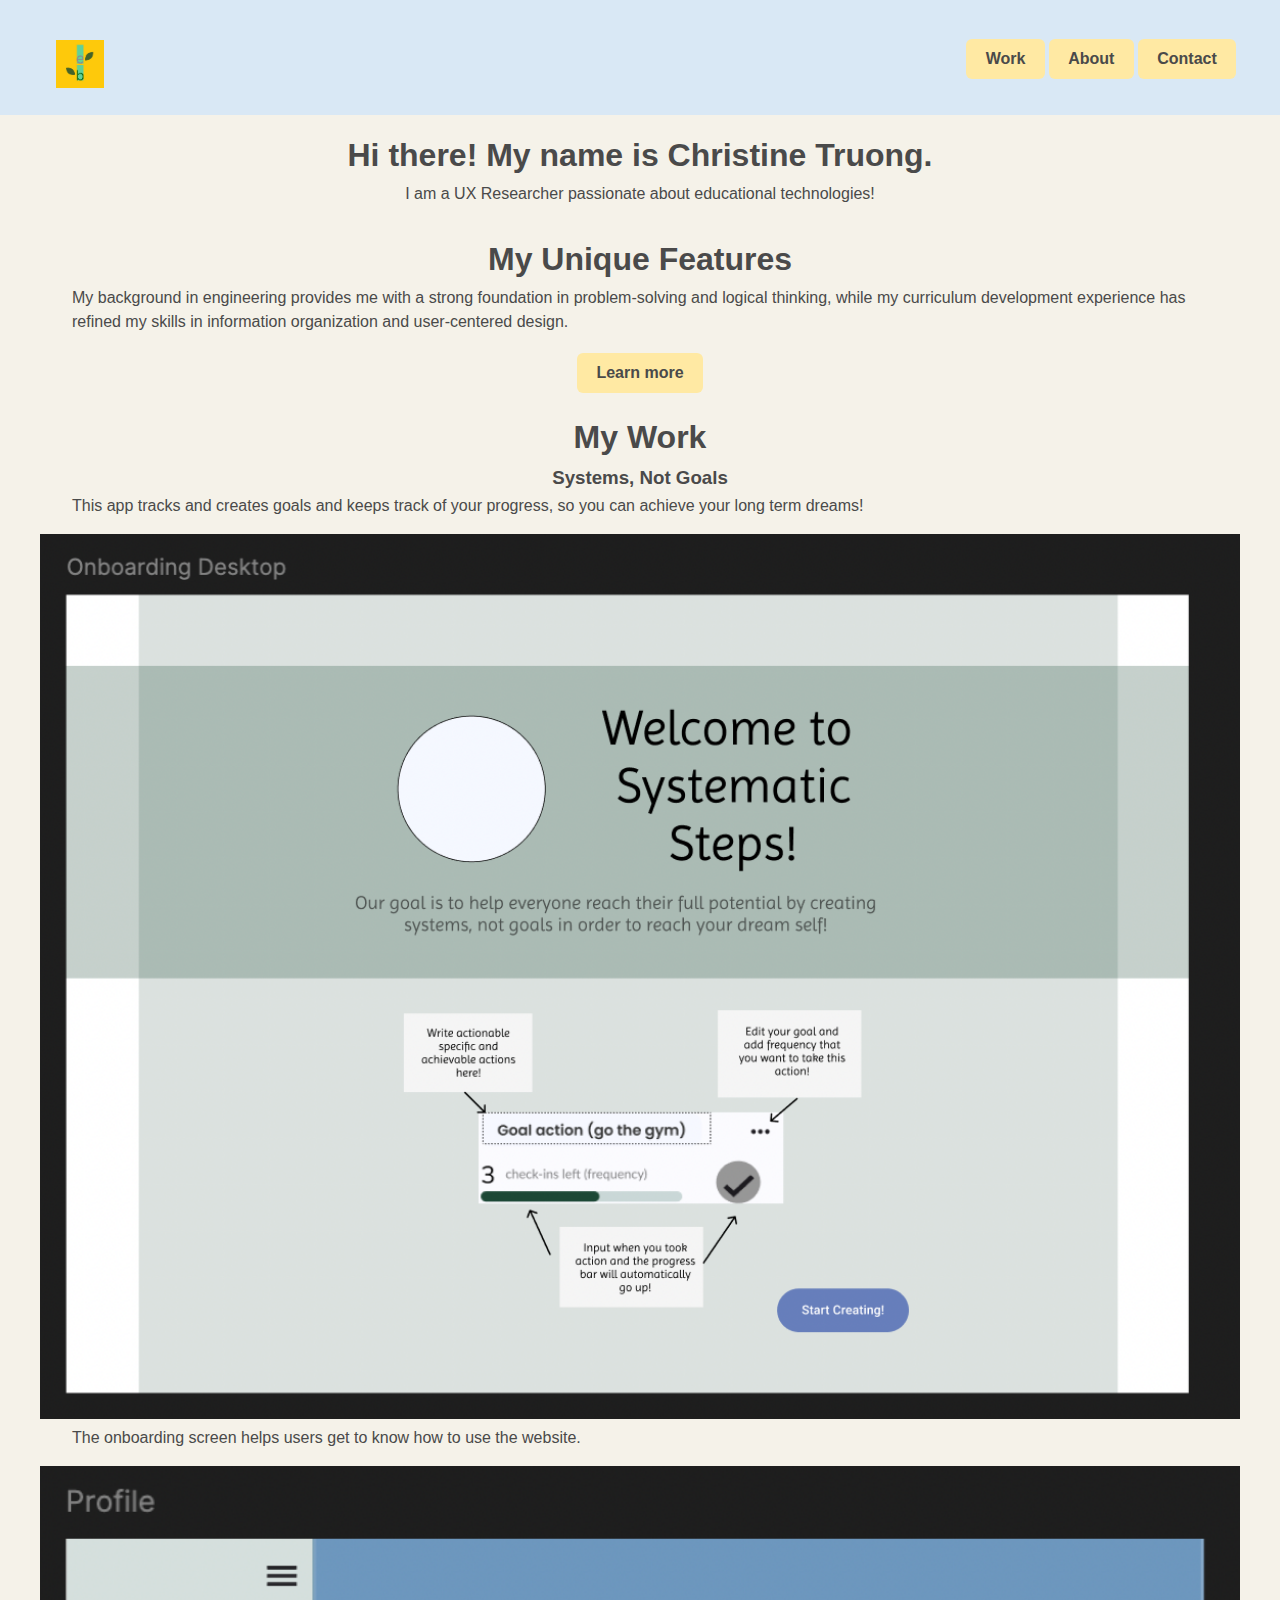
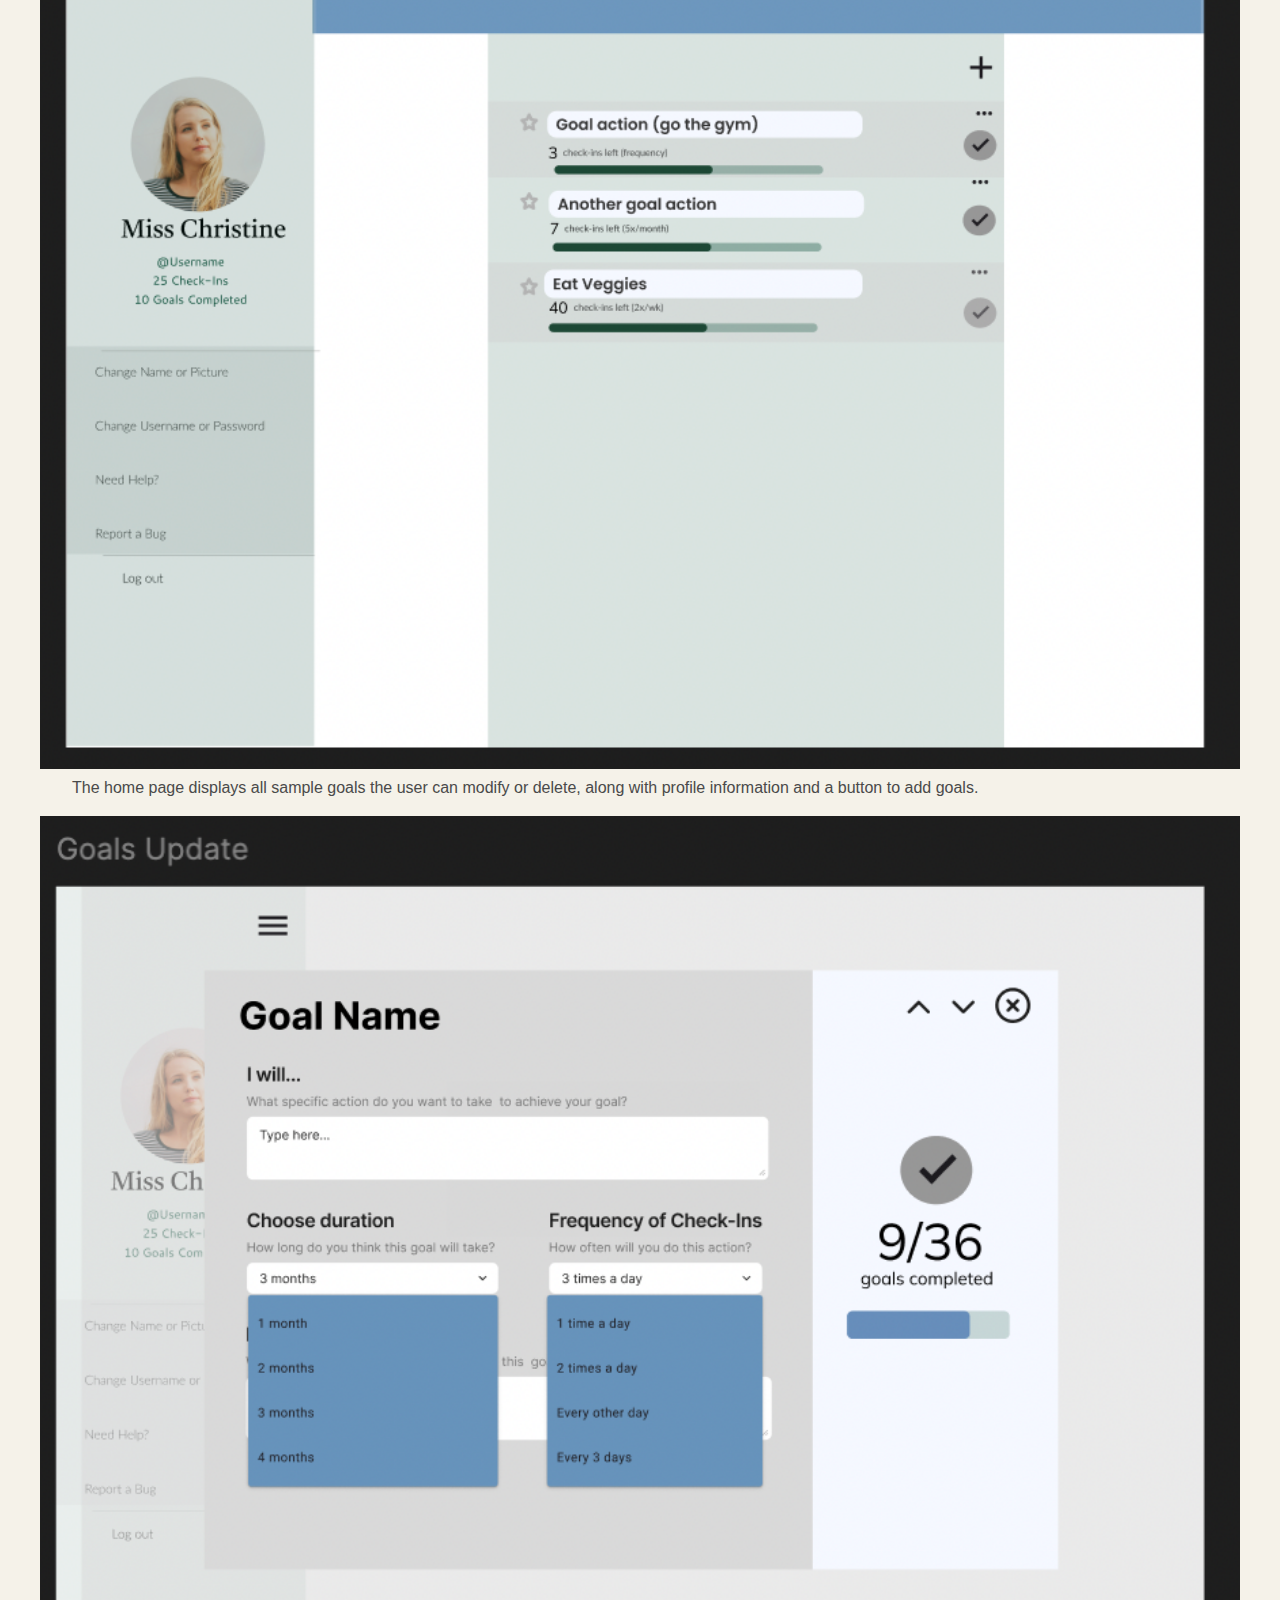
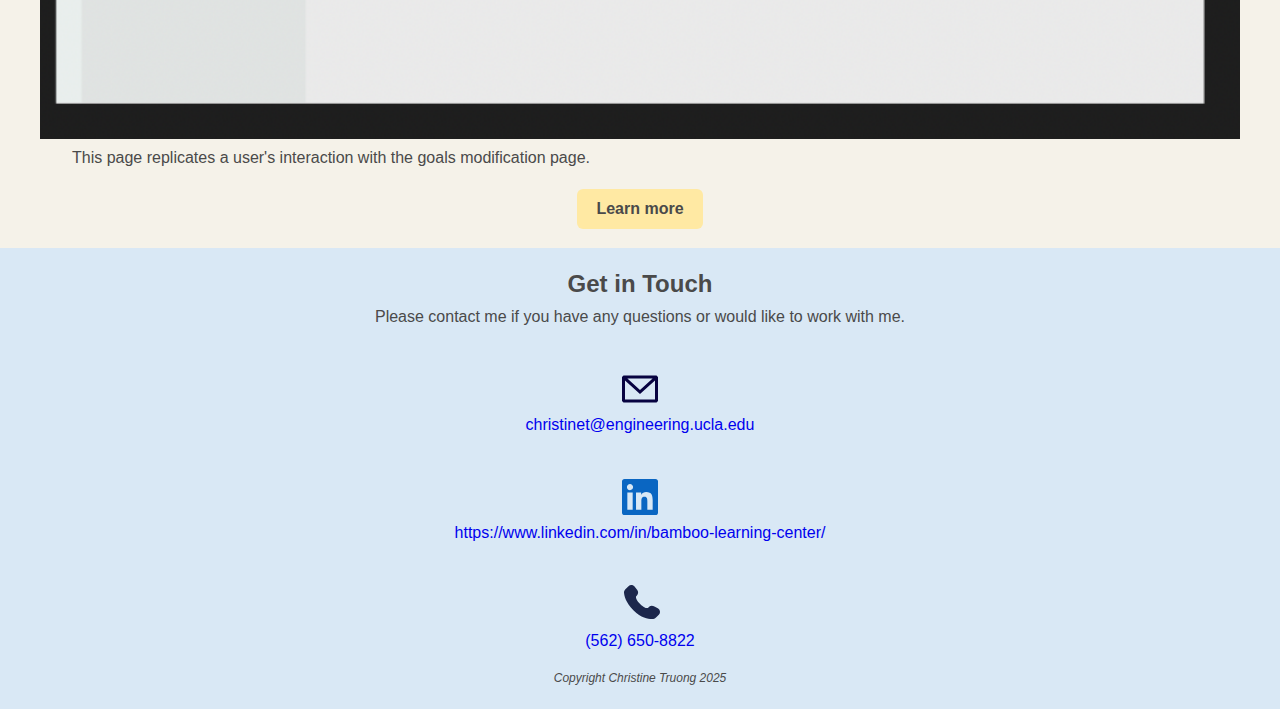
<file: index.html>
<!DOCTYPE html>
<html lang="en">
<head>
    <meta charset="UTF-8">
    <meta name="viewport" content="width=device-width, initial-scale=1.0">
    <title> Miss Christine UX Researcher & Engineering </title>
    <link rel="stylesheet" type="text/css" href="css/normalize.css">
    <link rel="stylesheet" type="text/css" href="css/style.css">


</head> 

<body>
    <header>
        <!--For the navigation-->
        <div class="container">
          <div class="navtoggle" id="myNavtoggle">
            <a href="index.html">
                <img class="logo" src="img/logo.jpg" alt="Emerald Bamboo Logo">
            </a>
            <nav>
                <ul class="navigation">
                    <li class="active">
                      <a href="work.html">Work</a>
                    </li>
                    <li class="active"><a href="about.html">About</a></li>
                    <li class="active">
                      <a href="#contact" onclick="menuToggle()">Contact</a>
                    </li>
                    <li>
                      <a
                        href="javascript:void(0);"
                        class="icon"
                        onclick="menuToggle()">
                        <img src="img/bars.svg" class="menu-img" alt="menu icon">                  </a>
                    </li>
                  </ul>
            </nav>
          </div>
        </div>
      </header>


    <main>
        <div id="intro">
            <div class="center">
                    <h1>Hi there! My name is <span>Christine Truong</span>.</h1>
                    <p>I am a UX Researcher passionate about educational technologies!</p>
            </div>
        </div>

        <div class="container" id="features">
            <h1>My Unique Features</h1>
            <p>My background in engineering provides me with a strong foundation in problem-solving and logical thinking, 
                while my curriculum development experience has refined my skills in information organization and user-centered design.</p>
            <p class="buttons center"><a href="about.html">Learn more</a></p>
        </div>


        <div id="projects" class="container">

            <h1>My Work</h1>

            <h3>Systems, Not Goals</h3>
            <p>This app tracks and creates goals and keeps track of your progress,
                    so you can achieve your long term dreams!</p>

            <div class="container">
            <picture>
                <img src="img/onboarding-desktop.png" alt="systematic-steps-desktop">
            </picture>
            <p> The onboarding screen helps users get to know how to use the website.</p>
             </div>

            <div class="container">
            <picture>
            <img src="img/systematic-steps-home.png" alt="systematic-steps-home">
            </picture> 
            <p>The home page displays all sample goals the user can modify or delete,
                along with profile information and a button to add goals.
            </p>
            </div>

            <div class="container">
            <picture>
                <img src="img/systematic-steps-goals.png" alt="systematic-steps-goals">
                </picture> 

                <p> This page replicates a user's interaction with the goals modification page.
                </p>
                <p class="buttons center"><a href="work.html">Learn more</a></p>
            </div>

        </div>
    </main>

    <footer id="contact">
        <div class="footer">
            <h2 class="center">Get in Touch</h2>

            <p class="center">
                Please contact me if you have any questions or would like to work with me.
            </p>

            <div class="center container">
                <div class="tight">
                <img src="img/email.svg" alt="email icon" class="logo">
                </div>
                <a href="mailto:christinet@engineering.ucla.edu">
                 christinet@engineering.ucla.edu
                </a>
            </div>

            <div class= "center container">
                <div class="tight">
                <img src="img/linkedin.svg" alt="linkedin" class="logo center">
                </div>
                <a href="https://www.linkedin.com/in/bamboo-learning-center/">  
                https://www.linkedin.com/in/bamboo-learning-center/
                </a>
            </div>

            <div class="center container">
                <div class="tight">
                <img src="img/phone.svg" alt="phone icon" class="logo">
                </div>
                <a href="tel:5626508822">(562) 650-8822
                </a>
            </div>
            <p class="center copyright">Copyright Christine Truong 2025</p>
        </div>
    </footer>

    <script src="https://code.jquery.com/jquery-3.3.1.min.js" 
    integrity="sha256-FgpCb/KJQlLNfOu91ta32o/NMZxltwRo8QtmkMRdAu8=" 
    crossorigin="anonymous"></script>
    <script src="js/scripts.js"></script>
</body>

</html>
</file>
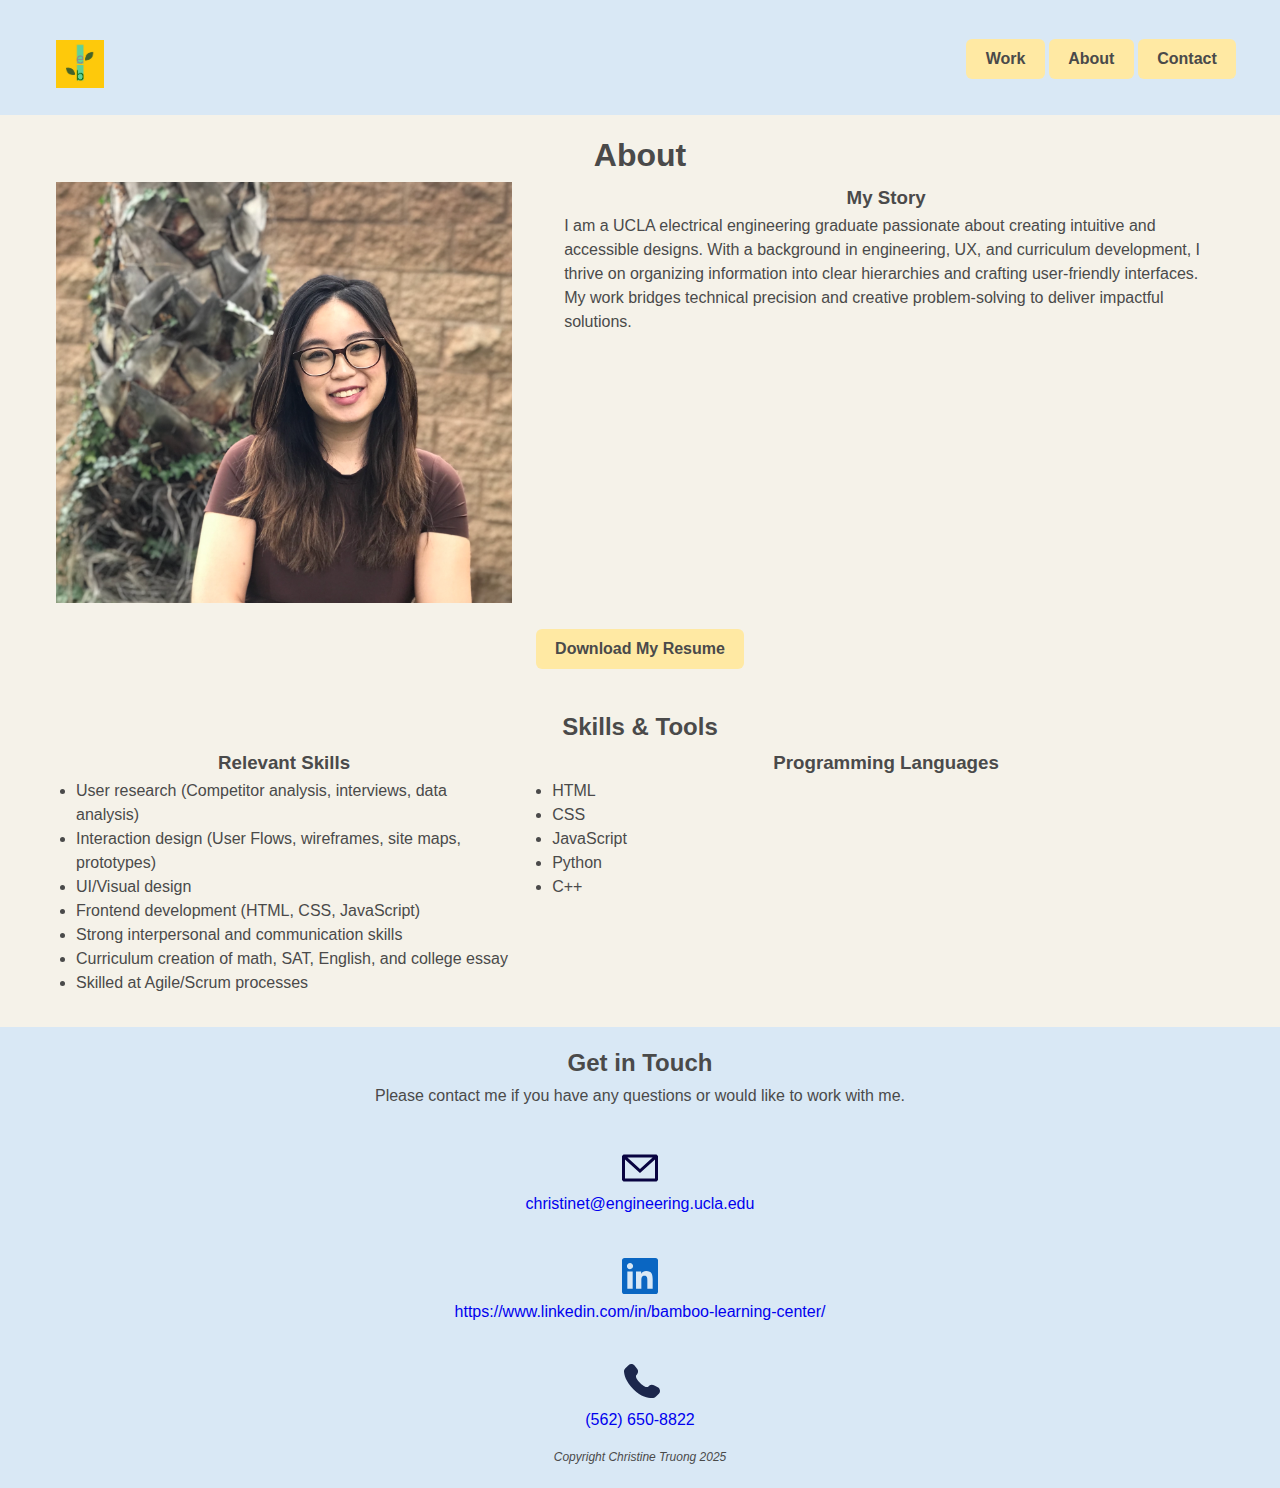
<file: about.html>
<!DOCTYPE html>
<html lang="en">
<head>
    <meta charset="UTF-8">
    <title>Miss Christine Truong UX/UI</title>
    <meta name="viewport" content="width=device-width, initial-scale=1.0">
    <link rel="stylesheet" type="text/css" href="css/normalize.css">
    <link rel="stylesheet" type="text/css" href="css/style.css">

</head>

<body>
    <header>
        <!--For the navigation-->
        <div class="container">
          <div class="navtoggle" id="myNavtoggle">
            <a href="index.html">
                <img class="logo" src="img/logo.jpg" alt="Emerald Bamboo Logo">
            </a>
            <nav>
                <ul class="navigation">
                    <li class="active">
                      <a href="work.html">Work</a>
                    </li>
                    <li class="active"><a href="about.html">About</a></li>
                    <li class="active">
                      <a href="#contact" onclick="menuToggle()">Contact</a>
                    </li>
                    <li>
                      <a
                        href="javascript:void(0);"
                        class="icon"
                        onclick="menuToggle()">
                        <img src="img/bars.svg" class="menu-img" alt="menu icon">                  </a>
                    </li>
                  </ul>
            </nav>
          </div>
        </div>
      </header>


    <main>
        <div id="intro">
                <h1>About</h1>

            <div class="row container center-vertical">
                <div class="col-lg-5">
                <img src="img/profilepic.png" alt="profilepic">
                </div>

                <div class="col-lg-7">
                <h3>My Story</h3>
                <p>
                    I am a UCLA electrical engineering graduate passionate about 
                    creating intuitive and accessible designs. With a background in engineering, 
                    UX, and curriculum development, I thrive on organizing information into clear 
                    hierarchies and crafting user-friendly interfaces. My work bridges technical 
                    precision and creative problem-solving to deliver impactful solutions.
                </p>
                </div>
            </div>
            <div class="buttons center">
                <a href="files/resumecolor.pdf" target="_blank">Download My Resume</a>
            </div>
       
        </div>

        <div class="container">
            <h2>Skills & Tools</h2>
            <div class="row">
                <div class="col-lg-5">
                    <h3>Relevant Skills</h3>
                        <ul>
                            <li>User research (Competitor analysis, interviews, data analysis)</li>
                            <li>Interaction design (User Flows, wireframes, site maps, prototypes)</li>
                            <li>UI/Visual design</li>
                            <li>Frontend development (HTML, CSS, JavaScript)</li>
                            <li>Strong interpersonal and communication skills</li>
                            <li>Curriculum creation of math, SAT, English, and college essay</li>
                            <li>Skilled at Agile/Scrum processes</li>
                        </ul>
                </div> 

                <div class="col-lg-7">
                    <h3>Programming Languages</h3>
                        <ul>
                            <li>HTML</li>
                            <li>CSS</li>
                            <li>JavaScript</li>
                            <li>Python</li>
                            <li>C++</li>
                        </ul>
                </div>
            </div>

        </div>
  
    </main>
    
    <footer id="contact">
        <div class="footer">
            <h2 class="center">Get in Touch</h2>

            <p class="center">
                Please contact me if you have any questions or would like to work with me.
            </p>

            <div class="center container">
                <div class="tight">
                <img src="img/email.svg" alt="email icon" class="logo">
                </div>
                <a href="mailto:christinet@engineering.ucla.edu">
                 christinet@engineering.ucla.edu
                </a>
            </div>

            <div class= "center container">
                <div class="tight">
                <img src="img/linkedin.svg" alt="linkedin" class="logo center">
                </div>
                <a href="https://www.linkedin.com/in/bamboo-learning-center/">  
                https://www.linkedin.com/in/bamboo-learning-center/
                </a>
            </div>

            <div class="center container">
                <div class="tight">
                <img src="img/phone.svg" alt="phone icon" class="logo">
                </div>
                <a href="tel:5626508822">(562) 650-8822
                </a>
            </div>
            <p class="center copyright">Copyright Christine Truong 2025</p>
        </div>
    </footer>


    <script src="https://code.jquery.com/jquery-3.3.1.min.js" 
    integrity="sha256-FgpCb/KJQlLNfOu91ta32o/NMZxltwRo8QtmkMRdAu8=" 
    crossorigin="anonymous"></script>
    <script src="js/scripts.js"></script>

</body>

</html>
</file>
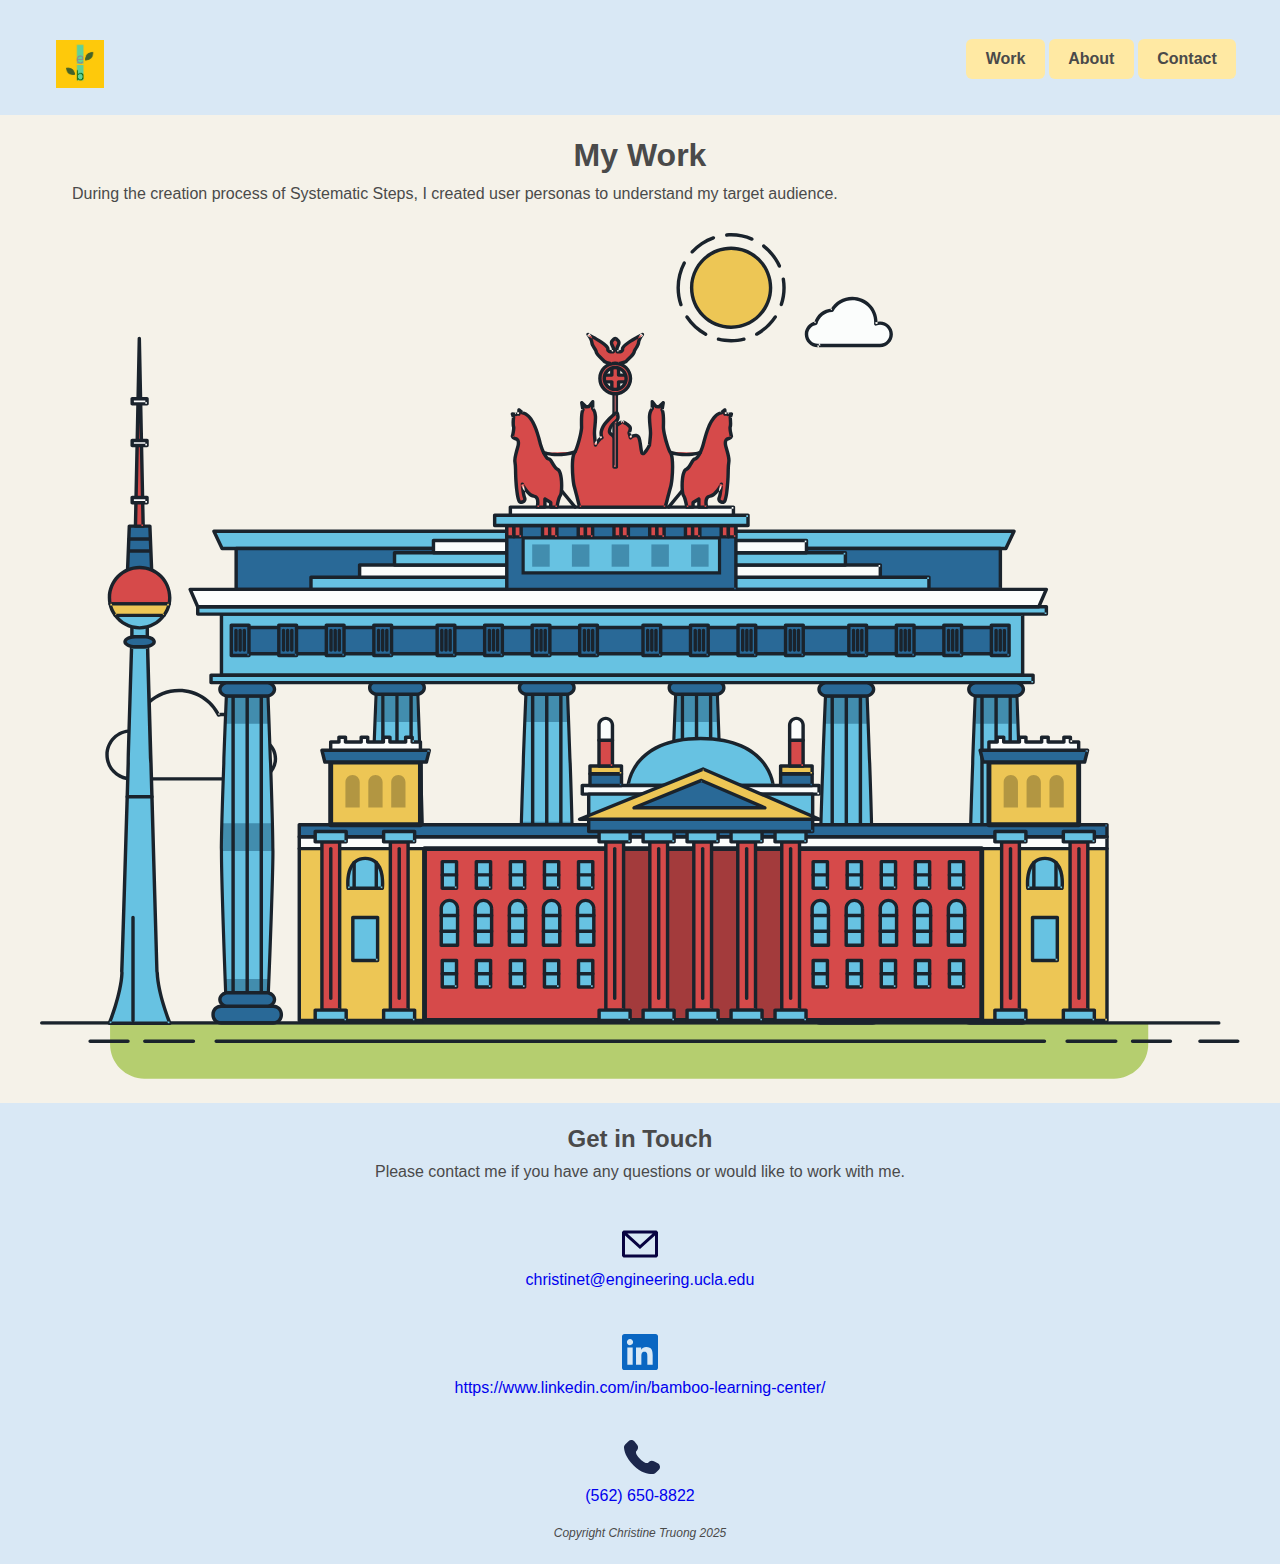
<file: animations.html>
<!DOCTYPE html>
<html lang="en">
<head>
    <meta charset="UTF-8">
    <title>Miss Christine Truong UX/UI</title>
    <meta name="viewport" content="width=device-width, initial-scale=1.0">
    <link rel="stylesheet" type="text/css" href="css/normalize.css">
    <link rel="stylesheet" type="text/css" href="css/style.css">

</head>

<body>
    <header>
        <!--For the navigation-->
        <div class="container">
          <div class="navtoggle" id="myNavtoggle">
            <a href="index.html">
                <img class="logo" src="img/logo.jpg" alt="Emerald Bamboo Logo">
            </a>
            <nav>
                <ul class="navigation">
                    <li class="active">
                      <a href="work.html">Work</a>
                    </li>
                    <li class="active"><a href="about.html">About</a></li>
                    <li class="active">
                      <a href="#contact" onclick="menuToggle()">Contact</a>
                    </li>
                    <li>
                      <a
                        href="javascript:void(0);"
                        class="icon"
                        onclick="menuToggle()">
                        <img src="img/bars.svg" class="menu-img" alt="menu icon">                  </a>
                    </li>
                  </ul>
            </nav>
          </div>
        </div>
      </header>


<!--
    <header>
        <div class="header">
            <img class="logo" src="img/logo.jpg" alt="Emerald Bamboo Logo">
            <span class="site-title">Christine Truong</span>
        </div>
        <div class="header">
                <nav class="buttons categories">
                    <a href="work.html">Work</a>
                    <a href="about.html">About</a>
                    <a href="#contact">Contact</a>
                   
                </nav>  
                <div class="navtoggle" id="myNavtoggle">
                    <a href="javascript:void(0);" class="icon" onclick="menuToggle()">
                        <img src="img/bars.svg" class="menu-img" alt="menu icon">
                    </a>
                </div> 
        </div>
    </header>
-->

    <main>

        <div class="container">
            <h1>My Work</h1>  
            <p>
                During the creation process of Systematic Steps, 
                I created user personas to understand my target audience.
            </p>
            <svg id="about-picture" xmlns="http://www.w3.org/2000/svg" class="berlin-illustration" height="auto" viewBox="0 0 700 505" xmlns:xlink="http://www.w3.org/1999/xlink">
                <defs>
                    <polygon id="a" points=".06 231.917 .06 .929 688.717 .929 688.717 231.917"></polygon>
                </defs>
                <g fill="none" fill-rule="evenodd">
                  <g transform="translate(0 241)" class="cloud-front">
                  <path fill="#1A232C" d="M87.602,29 L87.602,28 C87.326,28.001 87.103,28.024 86.927,28.033 L86.979,29.031 L87.947,28.78 C85.741,20.282 78.041,14.002 68.852,14 C67.858,14 66.904,14.096 65.98,14.231 L66.125,15.22 L67.019,14.772 C62.626,6.015 53.567,0.001 43.102,0 C29.041,0.002 17.524,10.848 16.443,24.632 L17.44,24.71 L17.606,23.724 C16.803,23.589 15.969,23.5 15.102,23.5 C6.817,23.501 0.102,30.215 0.102,38.5 C0.102,46.785 6.817,53.499 15.102,53.5 L87.602,53.5 C94.644,53.499 100.351,47.792 100.352,40.75 C100.351,33.708 94.644,28.001 87.602,28 L87.602,30 C90.573,30 93.254,31.202 95.203,33.149 C97.15,35.097 98.351,37.778 98.352,40.75 C98.351,43.722 97.15,46.403 95.203,48.351 C93.254,50.298 90.573,51.5 87.602,51.5 L15.102,51.5 C11.509,51.5 8.265,50.046 5.909,47.692 C3.555,45.337 2.102,42.093 2.102,38.5 C2.102,34.907 3.555,31.663 5.909,29.308 C8.265,26.954 11.509,25.5 15.102,25.5 C15.831,25.5 16.553,25.575 17.273,25.697 C17.551,25.743 17.832,25.672 18.055,25.499 C18.277,25.325 18.414,25.07 18.436,24.789 C19.436,12.04 30.094,1.998 43.102,2 C52.786,1.999 61.163,7.564 65.231,15.669 C65.425,16.055 65.842,16.272 66.27,16.21 C67.132,16.084 67.988,16 68.852,16 C77.108,15.998 84.027,21.647 86.011,29.283 C86.13,29.741 86.557,30.054 87.031,30.03 C87.27,30.017 87.457,29.999 87.602,30 L87.602,29" transform="translate(38 36)"></path>
                    </g>
                    <path fill="#B5CE6F" d="M646.484,484.382 C646.484,489.501 644.531,494.62 640.627,498.525 C636.722,502.43 631.603,504.382 626.484,504.382 L60.873,504.382 C55.754,504.382 50.636,502.43 46.731,498.525 C42.826,494.62 40.873,489.501 40.873,484.382 L40.873,471.917 L646.484,471.917 L646.484,484.382"></path>
                    <polyline fill="#67C2E2" points="334.824 185.029 101.449 185.029 106.209 195.08 563.438 195.08 568.2 185.029 334.824 185.029"></polyline>
                    <path fill="#1A232C" d="M334.824,185.029 L334.824,184.029 L101.449,184.029 C101.104,184.029 100.788,184.203 100.604,184.494 C100.42,184.785 100.398,185.146 100.545,185.457 L105.306,195.508 C105.471,195.856 105.824,196.079 106.209,196.079 L563.438,196.079 C563.824,196.079 564.177,195.856 564.342,195.508 L569.104,185.457 C569.251,185.146 569.229,184.785 569.045,184.494 C568.861,184.203 568.544,184.029 568.2,184.029 L334.824,184.029 L334.824,186.029 L566.62,186.029 L562.806,194.08 L106.842,194.08 L103.029,186.029 L334.824,186.029 L334.824,185.029"></path>
                    <polygon fill="#296997" points="114.416 218.974 560.222 218.974 560.222 195.08 114.416 195.08"></polygon>
                    <path fill="#1A232C" d="M560.222,218.974 L560.222,217.974 L115.416,217.974 L115.416,196.079 L559.222,196.079 L559.222,218.974 L560.222,218.974 L560.222,217.974 L560.222,218.974 L561.222,218.974 L561.222,195.08 C561.222,194.816 561.115,194.559 560.929,194.372 C560.742,194.186 560.485,194.08 560.222,194.08 L114.416,194.08 C114.152,194.08 113.895,194.186 113.708,194.372 C113.522,194.559 113.416,194.816 113.416,195.08 L113.416,218.974 C113.416,219.237 113.522,219.495 113.708,219.681 C113.895,219.867 114.152,219.974 114.416,219.974 L560.222,219.974 C560.485,219.974 560.742,219.867 560.929,219.681 C561.115,219.495 561.222,219.237 561.222,218.974 L560.222,218.974"></path>
                    <polygon fill="#67C2E2" points="105.85 269.08 573.225 269.08 573.225 233.398 105.85 233.398"></polygon>
                    <path fill="#1A232C" d="M573.225,233.398 L573.225,232.398 L105.85,232.398 C105.587,232.398 105.329,232.505 105.143,232.691 C104.957,232.877 104.85,233.134 104.85,233.398 L104.85,269.08 C104.85,269.344 104.957,269.601 105.143,269.788 C105.329,269.974 105.587,270.08 105.85,270.08 L573.225,270.08 C573.488,270.08 573.745,269.974 573.932,269.788 C574.118,269.601 574.225,269.344 574.225,269.08 L574.225,233.398 C574.225,233.134 574.118,232.877 573.932,232.691 C573.745,232.505 573.488,232.398 573.225,232.398 L573.225,233.398 L572.225,233.398 L572.225,268.08 L106.85,268.08 L106.85,234.398 L573.225,234.398 L573.225,233.398 L572.225,233.398 L573.225,233.398"></path>
                    <polygon fill="#296997" points="116.751 256.508 562.557 256.508 562.557 241.243 116.751 241.243"></polygon>
                    <path fill="#1A232C" d="M562.557,256.508 L562.557,255.508 L117.75,255.508 L117.75,242.243 L561.557,242.243 L561.557,256.508 L562.557,256.508 L562.557,255.508 L562.557,256.508 L563.557,256.508 L563.557,241.243 C563.557,240.979 563.45,240.722 563.264,240.535 C563.078,240.349 562.82,240.243 562.557,240.243 L116.75,240.243 C116.487,240.243 116.23,240.349 116.043,240.535 C115.857,240.722 115.751,240.979 115.751,241.243 L115.751,256.508 C115.751,256.771 115.857,257.029 116.043,257.215 C116.23,257.401 116.487,257.508 116.751,257.508 L562.557,257.508 C562.82,257.508 563.077,257.401 563.264,257.215 C563.45,257.029 563.557,256.771 563.557,256.508 L562.557,256.508"></path>
                    <polygon fill="#67C2E2" points="158.07 218.974 518.563 218.974 518.563 211.858 158.07 211.858"></polygon>
                    <path fill="#1A232C" d="M518.563,211.858 L518.563,210.858 L158.07,210.858 C157.807,210.858 157.549,210.964 157.363,211.151 C157.177,211.337 157.07,211.594 157.07,211.858 L157.07,218.974 C157.07,219.237 157.177,219.495 157.363,219.681 C157.549,219.867 157.807,219.974 158.07,219.974 L518.563,219.974 C518.826,219.974 519.083,219.867 519.27,219.681 C519.456,219.495 519.562,219.237 519.562,218.974 L519.562,211.858 C519.562,211.594 519.456,211.337 519.27,211.151 C519.083,210.964 518.826,210.858 518.563,210.858 L518.563,211.858 L517.563,211.858 L517.563,217.974 L159.07,217.974 L159.07,212.858 L518.563,212.858 L518.563,211.858 L517.563,211.858 L518.563,211.858"></path>
                    <polygon fill="#FBFDFC" points="186.438 211.858 490.194 211.858 490.194 204.741 186.438 204.741"></polygon>
                    <path fill="#1A232C" d="M490.194,204.741 L490.194,203.741 L186.438,203.741 C186.175,203.741 185.917,203.848 185.731,204.034 C185.545,204.221 185.438,204.478 185.438,204.741 L185.438,211.858 C185.438,212.121 185.545,212.379 185.731,212.565 C185.917,212.751 186.175,212.858 186.438,212.858 L490.194,212.858 C490.458,212.858 490.715,212.751 490.902,212.565 C491.088,212.379 491.194,212.121 491.194,211.858 L491.194,204.741 C491.194,204.478 491.088,204.221 490.902,204.034 C490.715,203.848 490.458,203.741 490.194,203.741 L490.194,204.741 L489.194,204.741 L489.194,210.858 L187.438,210.858 L187.438,205.741 L490.194,205.741 L490.194,204.741 L489.194,204.741 L490.194,204.741"></path>
                    <polygon fill="#67C2E2" points="206.805 204.741 469.828 204.741 469.828 197.624 206.805 197.624"></polygon>
                    <path fill="#1A232C" d="M469.828,197.624 L469.828,196.624 L206.805,196.624 C206.541,196.624 206.284,196.731 206.098,196.917 C205.911,197.103 205.805,197.361 205.805,197.624 L205.805,204.741 C205.805,205.005 205.911,205.262 206.098,205.449 C206.284,205.635 206.541,205.741 206.805,205.741 L469.828,205.741 C470.091,205.741 470.349,205.635 470.535,205.449 C470.722,205.262 470.828,205.005 470.828,204.741 L470.828,197.624 C470.828,197.361 470.722,197.103 470.535,196.917 C470.349,196.731 470.091,196.624 469.828,196.624 L469.828,197.624 L468.828,197.624 L468.828,203.741 L207.805,203.741 L207.805,198.624 L469.828,198.624 L469.828,197.624 L468.828,197.624 L469.828,197.624"></path>
                    <polygon fill="#FBFDFC" points="229.521 197.624 447.111 197.624 447.111 190.509 229.521 190.509"></polygon>
                    <path fill="#1A232C" d="M447.111,190.509 L447.111,189.509 L229.521,189.509 C229.258,189.509 229,189.616 228.814,189.802 C228.628,189.988 228.521,190.246 228.521,190.509 L228.521,197.624 C228.521,197.888 228.628,198.145 228.814,198.332 C229,198.518 229.258,198.624 229.521,198.624 L447.111,198.624 C447.375,198.624 447.632,198.518 447.818,198.332 C448.005,198.145 448.111,197.888 448.111,197.624 L448.111,190.509 C448.111,190.246 448.005,189.988 447.818,189.802 C447.632,189.616 447.375,189.509 447.111,189.509 L447.111,190.509 L446.111,190.509 L446.111,196.624 L230.521,196.624 L230.521,191.509 L447.111,191.509 L447.111,190.509 L446.111,190.509 L447.111,190.509"></path>
                    <path fill="#67C2E2" d="M135.607,355.447 C135.163,337.766 134.264,313.326 133.648,297.387 C133.274,287.721 133.004,281.18 133.004,281.18 L108.722,281.18 C108.722,281.18 108.452,287.721 108.079,297.387 C107.462,313.326 106.563,337.766 106.119,355.447 C105.953,362.059 105.85,367.732 105.85,371.653 L105.85,371.654 C105.85,386.117 107.243,424.332 108.089,446.189 C108.457,455.706 108.722,462.126 108.722,462.126 L133.004,462.126 C133.004,462.126 133.269,455.706 133.637,446.189 C134.482,424.332 135.876,386.117 135.876,371.654 L135.876,371.653 C135.876,367.732 135.773,362.059 135.607,355.447"></path>
                    <path fill="#428DAE" d="M133.648 297.387L108.079 297.387C108.452 287.721 108.722 281.18 108.722 281.18L133.004 281.18C133.004 281.18 133.274 287.721 133.648 297.387M135.876 371.654L105.85 371.654 105.85 371.653C105.85 367.732 105.953 362.059 106.119 355.447L135.607 355.447C135.773 362.059 135.876 367.732 135.876 371.653L135.876 371.654M133.004 462.126L108.722 462.126C108.722 462.126 108.457 455.706 108.089 446.189L133.637 446.189C133.269 455.706 133.004 462.126 133.004 462.126"></path>
                    <path fill="#1A232C" d="M109.612,461.199 L132.114,461.199 C132.447,453.007 134.949,390.886 134.949,371.653 C134.949,352.42 132.447,290.299 132.114,282.108 L109.612,282.108 C109.279,290.299 106.778,352.42 106.778,371.653 C106.778,390.886 109.279,453.007 109.612,461.199 Z M133.895,463.054 L107.832,463.054 L107.794,462.164 C107.766,461.466 104.922,392.193 104.922,371.653 C104.922,351.114 107.766,281.839 107.794,281.142 L107.832,280.252 L133.895,280.252 L133.931,281.142 C133.96,281.839 136.804,351.114 136.804,371.653 C136.804,392.193 133.96,461.466 133.931,462.164 L133.895,463.054 L133.895,463.054 Z"></path>
                    <path fill="#1A232C" d="M111.638 281.18L111.638 462.126C111.638 462.679 112.086 463.126 112.638 463.126 113.19 463.126 113.638 462.679 113.638 462.126L113.638 281.18C113.638 280.628 113.19 280.18 112.638 280.18 112.086 280.18 111.638 280.628 111.638 281.18M119.863 281.18L119.863 462.126C119.863 462.679 120.311 463.126 120.863 463.126 121.416 463.126 121.863 462.679 121.863 462.126L121.863 281.18C121.863 280.628 121.416 280.18 120.863 280.18 120.311 280.18 119.863 280.628 119.863 281.18M128.088 281.18L128.088 462.126C128.088 462.679 128.536 463.126 129.088 463.126 129.64 463.126 130.088 462.679 130.088 462.126L130.088 281.18C130.088 280.628 129.64 280.18 129.088 280.18 128.536 280.18 128.088 280.628 128.088 281.18"></path>
                    <path fill="#296997" d="M136.79,277.265 C136.79,279.418 134.675,281.18 132.09,281.18 L109.636,281.18 C107.051,281.18 104.936,279.418 104.936,277.265 C104.936,275.111 107.051,273.349 109.636,273.349 L132.09,273.349 C134.675,273.349 136.79,275.111 136.79,277.265"></path>
                    <path fill="#1A232C" d="M136.79,277.265 L135.79,277.265 C135.789,278.005 135.433,278.704 134.769,279.262 C134.109,279.814 133.155,280.181 132.09,280.18 L109.636,280.18 C108.571,280.181 107.617,279.814 106.956,279.262 C106.293,278.704 105.936,278.005 105.936,277.265 C105.936,276.524 106.293,275.825 106.957,275.267 C107.617,274.715 108.571,274.348 109.636,274.349 L132.09,274.349 C133.155,274.348 134.109,274.716 134.769,275.267 C135.433,275.825 135.789,276.524 135.79,277.265 L137.79,277.265 C137.791,275.851 137.09,274.593 136.049,273.731 C135.006,272.863 133.61,272.35 132.09,272.349 L109.636,272.349 C108.116,272.35 106.72,272.863 105.676,273.731 C104.636,274.593 103.935,275.851 103.936,277.265 C103.935,278.678 104.636,279.937 105.677,280.798 C106.72,281.666 108.116,282.179 109.636,282.18 L132.09,282.18 C133.61,282.179 135.006,281.666 136.049,280.798 C137.09,279.937 137.791,278.678 137.79,277.265 L136.79,277.265"></path>
                    <path fill="#296997" d="M140.775,467.217 C140.775,469.803 138.661,471.917 136.076,471.917 L105.65,471.917 C103.065,471.917 100.951,469.803 100.951,467.217 L100.951,466.825 C100.951,464.241 103.065,462.126 105.65,462.126 L136.076,462.126 C138.661,462.126 140.775,464.241 140.775,466.825 L140.775,467.217"></path>
                    <path fill="#1A232C" d="M140.775,467.217 L139.775,467.217 C139.775,468.235 139.361,469.155 138.688,469.83 C138.013,470.503 137.093,470.917 136.076,470.917 L105.65,470.917 C104.633,470.917 103.713,470.504 103.038,469.83 C102.365,469.155 101.951,468.235 101.951,467.217 L101.951,466.825 C101.951,465.808 102.365,464.889 103.038,464.214 C103.713,463.54 104.633,463.127 105.65,463.126 L136.076,463.126 C137.093,463.127 138.013,463.54 138.688,464.214 C139.362,464.889 139.775,465.808 139.775,466.825 L139.775,467.217 L141.775,467.217 L141.775,466.825 C141.772,463.684 139.217,461.13 136.076,461.126 L105.65,461.126 C102.509,461.13 99.955,463.684 99.951,466.825 L99.951,467.217 C99.954,470.36 102.509,472.914 105.65,472.917 L136.076,472.917 C139.217,472.914 141.772,470.36 141.775,467.217 L140.775,467.217"></path>
                    <path fill="#296997" d="M136.79,458.208 C136.79,460.363 134.675,462.126 132.09,462.126 L109.636,462.126 C107.051,462.126 104.936,460.363 104.936,458.208 C104.936,456.057 107.051,454.292 109.636,454.292 L132.09,454.292 C134.675,454.292 136.79,456.057 136.79,458.208"></path>
                    <path fill="#1A232C" d="M136.79,458.208 L135.79,458.208 C135.789,458.949 135.432,459.649 134.769,460.207 C134.108,460.76 133.154,461.128 132.09,461.126 L109.636,461.126 C108.572,461.128 107.617,460.76 106.957,460.207 C106.293,459.649 105.936,458.949 105.936,458.208 C105.936,457.47 106.293,456.77 106.957,456.212 C107.617,455.659 108.572,455.291 109.636,455.292 L132.09,455.292 C133.154,455.291 134.108,455.659 134.769,456.212 C135.433,456.77 135.789,457.47 135.79,458.208 L137.79,458.208 C137.791,456.796 137.09,455.538 136.05,454.675 C135.006,453.808 133.61,453.294 132.09,453.292 L109.636,453.292 C108.115,453.294 106.719,453.808 105.676,454.675 C104.636,455.538 103.935,456.796 103.936,458.208 C103.935,459.622 104.636,460.881 105.676,461.743 C106.72,462.611 108.116,463.125 109.636,463.126 L132.09,463.126 C133.61,463.125 135.006,462.611 136.05,461.743 C137.09,460.881 137.791,459.622 137.79,458.208 L136.79,458.208"></path>
                    <path fill="#67C2E2" d="M572.471,355.447 C572.025,337.766 571.126,313.326 570.51,297.387 C570.137,287.721 569.867,281.18 569.867,281.18 L545.585,281.18 C545.585,281.18 545.315,287.721 544.942,297.387 C544.326,313.326 543.427,337.766 542.981,355.447 C542.815,362.059 542.713,367.732 542.713,371.653 L542.713,371.654 C542.713,386.117 544.107,424.332 544.952,446.189 C545.32,455.706 545.585,462.126 545.585,462.126 L569.867,462.126 C569.867,462.126 570.132,455.706 570.499,446.189 C571.346,424.332 572.739,386.117 572.739,371.654 L572.739,371.653 C572.739,367.732 572.637,362.059 572.471,355.447"></path>
                    <path fill="#428DAE" d="M569.582 297.387L566.951 297.387 566.951 282.108 568.977 282.108C569.063 284.206 569.29 289.841 569.582 297.387M564.951 297.387L545.871 297.387C546.162 289.841 546.39 284.206 546.476 282.108L564.951 282.108 564.951 297.387M571.8 369.187L566.951 369.187 566.951 356.265 571.562 356.265C571.685 361.272 571.771 365.701 571.8 369.187M564.951 369.187L543.653 369.187C543.684 365.512 543.777 360.79 543.912 355.447L553.551 355.447 553.551 356.265 564.951 356.265 564.951 369.187"></path>
                    <path fill="#1A232C" d="M546.476,461.199 L568.977,461.199 C569.31,453.007 571.812,390.886 571.812,371.653 C571.812,352.42 569.31,290.299 568.977,282.108 L546.476,282.108 C546.142,290.299 543.642,352.42 543.642,371.653 C543.642,390.886 546.142,453.007 546.476,461.199 M570.758,463.054 L544.694,463.054 L544.658,462.164 C544.629,461.466 541.785,392.193 541.785,371.653 C541.785,351.114 544.629,281.839 544.658,281.142 L544.694,280.252 L570.758,280.252 L570.795,281.142 C570.823,281.839 573.667,351.114 573.667,371.653 C573.667,392.193 570.823,461.466 570.795,462.164 L570.758,463.054"></path>
                    <path fill="#1A232C" d="M548.501 281.18L548.501 462.126C548.501 462.679 548.949 463.126 549.501 463.126 550.053 463.126 550.501 462.679 550.501 462.126L550.501 281.18C550.501 280.628 550.053 280.18 549.501 280.18 548.949 280.18 548.501 280.628 548.501 281.18M556.727 281.18L556.727 462.126C556.727 462.679 557.174 463.126 557.727 463.126 558.279 463.126 558.727 462.679 558.727 462.126L558.727 281.18C558.727 280.628 558.279 280.18 557.727 280.18 557.174 280.18 556.727 280.628 556.727 281.18M564.951 281.18L564.951 462.126C564.951 462.679 565.399 463.126 565.951 463.126 566.503 463.126 566.951 462.679 566.951 462.126L566.951 281.18C566.951 280.628 566.503 280.18 565.951 280.18 565.399 280.18 564.951 280.628 564.951 281.18"></path>
                    <path fill="#296997" d="M573.653,277.265 C573.653,279.418 571.537,281.18 568.953,281.18 L546.499,281.18 C543.915,281.18 541.799,279.418 541.799,277.265 C541.799,275.111 543.915,273.349 546.499,273.349 L568.953,273.349 C571.537,273.349 573.653,275.111 573.653,277.265"></path>
                    <path fill="#1A232C" d="M573.653,277.265 L572.653,277.265 C572.653,278.005 572.296,278.704 571.632,279.262 C570.972,279.814 570.017,280.181 568.953,280.18 L546.499,280.18 C545.435,280.181 544.48,279.814 543.82,279.262 C543.156,278.704 542.8,278.005 542.799,277.265 C542.8,276.525 543.156,275.825 543.82,275.267 C544.481,274.715 545.435,274.348 546.499,274.349 L568.953,274.349 C570.017,274.348 570.972,274.715 571.632,275.267 C572.296,275.825 572.653,276.525 572.653,277.265 L574.653,277.265 C574.654,275.851 573.953,274.593 572.912,273.731 C571.869,272.863 570.473,272.35 568.953,272.349 L546.499,272.349 C544.979,272.35 543.583,272.863 542.54,273.731 C541.499,274.593 540.798,275.851 540.799,277.265 C540.798,278.679 541.499,279.937 542.54,280.798 C543.583,281.666 544.979,282.179 546.499,282.18 L568.953,282.18 C570.473,282.179 571.869,281.666 572.912,280.798 C573.953,279.937 574.654,278.679 574.653,277.265 L573.653,277.265"></path>
                    <path fill="#296997" d="M577.639,467.217 C577.639,469.803 575.524,471.917 572.938,471.917 L542.514,471.917 C539.929,471.917 537.813,469.803 537.813,467.217 L537.813,466.825 C537.813,464.241 539.929,462.126 542.514,462.126 L572.938,462.126 C575.524,462.126 577.639,464.241 577.639,466.825 L577.639,467.217"></path>
                    <path fill="#1A232C" d="M577.639,467.217 L576.639,467.217 C576.638,468.235 576.225,469.155 575.551,469.83 C574.876,470.503 573.956,470.917 572.938,470.917 L542.514,470.917 C541.497,470.917 540.576,470.503 539.901,469.83 C539.227,469.155 538.814,468.234 538.813,467.217 L538.813,466.825 C538.814,465.808 539.227,464.889 539.901,464.214 C540.576,463.54 541.497,463.127 542.514,463.126 L572.938,463.126 C573.956,463.127 574.876,463.54 575.551,464.214 C576.225,464.888 576.638,465.808 576.639,466.825 L576.639,467.217 L578.639,467.217 L578.639,466.825 C578.635,463.684 576.081,461.13 572.938,461.126 L542.514,461.126 C539.372,461.13 536.817,463.684 536.813,466.825 L536.813,467.217 C536.817,470.36 539.372,472.914 542.514,472.917 L572.938,472.917 C576.081,472.914 578.635,470.359 578.639,467.217 L577.639,467.217"></path>
                    <path fill="#296997" d="M573.653,458.208 C573.653,460.363 571.537,462.126 568.953,462.126 L546.499,462.126 C543.915,462.126 541.799,460.363 541.799,458.208 C541.799,456.057 543.915,454.292 546.499,454.292 L568.953,454.292 C571.537,454.292 573.653,456.057 573.653,458.208"></path>
                    <path fill="#1A232C" d="M573.653,458.208 L572.653,458.208 C572.653,458.949 572.296,459.649 571.632,460.207 C570.971,460.76 570.017,461.128 568.953,461.126 L546.499,461.126 C545.435,461.128 544.481,460.76 543.82,460.207 C543.157,459.649 542.799,458.949 542.799,458.208 C542.799,457.47 543.156,456.77 543.82,456.212 C544.481,455.659 545.435,455.291 546.499,455.292 L568.953,455.292 C570.017,455.291 570.971,455.659 571.632,456.212 C572.296,456.77 572.653,457.47 572.653,458.208 L574.653,458.208 C574.654,456.796 573.953,455.538 572.912,454.675 C571.869,453.808 570.473,453.294 568.953,453.292 L546.499,453.292 C544.979,453.294 543.583,453.808 542.54,454.675 C541.499,455.538 540.798,456.796 540.799,458.208 C540.798,459.622 541.499,460.881 542.54,461.743 C543.583,462.611 544.979,463.125 546.499,463.126 L568.953,463.126 C570.473,463.125 571.869,462.611 572.912,461.743 C573.953,460.881 574.654,459.622 574.653,458.208 L573.653,458.208"></path>
                    <path fill="#67C2E2" d="M485.098,355.447 C484.654,337.766 483.753,313.326 483.137,297.387 C482.764,287.721 482.494,281.18 482.494,281.18 L458.213,281.18 C458.213,281.18 457.942,287.721 457.569,297.387 C456.953,313.326 456.055,337.766 455.608,355.447 C455.443,362.059 455.34,367.732 455.34,371.653 L455.34,371.654 C455.34,386.117 456.733,424.332 457.58,446.189 C457.948,455.706 458.213,462.126 458.213,462.126 L482.494,462.126 C482.494,462.126 482.759,455.706 483.126,446.189 C483.973,424.332 485.366,386.117 485.366,371.654 L485.366,371.653 C485.366,367.732 485.265,362.059 485.098,355.447"></path>
                    <path fill="#428DAE" d="M483.137 297.387L457.569 297.387C457.942 287.721 458.213 281.18 458.213 281.18L482.494 281.18C482.494 281.18 482.764 287.721 483.137 297.387M485.355 369.187L455.351 369.187C455.382 365.502 455.475 360.78 455.608 355.447L485.098 355.447C485.232 360.78 485.325 365.502 485.355 369.187"></path>
                    <path fill="#1A232C" d="M459.103,461.199 L481.605,461.199 C481.938,453.007 484.439,390.886 484.439,371.653 C484.439,352.42 481.938,290.299 481.605,282.108 L459.103,282.108 C458.769,290.299 456.268,352.42 456.268,371.653 C456.268,390.886 458.769,453.007 459.103,461.199 Z M483.386,463.054 L457.321,463.054 L457.285,462.164 C457.256,461.466 454.412,392.193 454.412,371.653 C454.412,351.114 457.256,281.839 457.285,281.142 L457.321,280.252 L483.386,280.252 L483.422,281.142 C483.45,281.839 486.294,351.114 486.294,371.653 C486.294,392.193 483.45,461.466 483.422,462.164 L483.386,463.054 L483.386,463.054 Z"></path>
                    <path fill="#1A232C" d="M461.128 281.18L461.128 462.126C461.128 462.679 461.576 463.126 462.128 463.126 462.68 463.126 463.128 462.679 463.128 462.126L463.128 281.18C463.128 280.628 462.68 280.18 462.128 280.18 461.576 280.18 461.128 280.628 461.128 281.18M469.354 281.18L469.354 462.126C469.354 462.679 469.801 463.126 470.354 463.126 470.906 463.126 471.354 462.679 471.354 462.126L471.354 281.18C471.354 280.628 470.906 280.18 470.354 280.18 469.801 280.18 469.354 280.628 469.354 281.18M477.578 281.18L477.578 462.126C477.578 462.679 478.026 463.126 478.578 463.126 479.13 463.126 479.578 462.679 479.578 462.126L479.578 281.18C479.578 280.628 479.13 280.18 478.578 280.18 478.026 280.18 477.578 280.628 477.578 281.18"></path>
                    <path fill="#296997" d="M486.281,277.265 C486.281,279.418 484.164,281.18 481.58,281.18 L459.126,281.18 C456.542,281.18 454.426,279.418 454.426,277.265 C454.426,275.111 456.542,273.349 459.126,273.349 L481.58,273.349 C484.164,273.349 486.281,275.111 486.281,277.265"></path>
                    <path fill="#1A232C" d="M486.281,277.265 L485.281,277.265 C485.281,278.005 484.924,278.704 484.26,279.262 C483.599,279.814 482.644,280.181 481.58,280.18 L459.126,280.18 C458.062,280.181 457.107,279.814 456.447,279.262 C455.783,278.704 455.427,278.005 455.426,277.265 C455.427,276.525 455.783,275.825 456.447,275.267 C457.108,274.715 458.062,274.348 459.126,274.349 L481.58,274.349 C482.644,274.348 483.599,274.716 484.26,275.268 C484.924,275.825 485.281,276.525 485.281,277.265 L487.281,277.265 C487.282,275.851 486.58,274.593 485.54,273.731 C484.496,272.863 483.1,272.35 481.58,272.349 L459.126,272.349 C457.606,272.35 456.21,272.863 455.167,273.731 C454.126,274.593 453.425,275.851 453.426,277.265 C453.425,278.679 454.126,279.937 455.167,280.798 C456.21,281.666 457.606,282.179 459.126,282.18 L481.58,282.18 C483.1,282.179 484.496,281.666 485.54,280.799 C486.58,279.937 487.282,278.679 487.281,277.265 L486.281,277.265"></path>
                    <path fill="#296997" d="M490.266,467.217 C490.266,469.803 488.151,471.917 485.565,471.917 L455.141,471.917 C452.556,471.917 450.44,469.803 450.44,467.217 L450.44,466.825 C450.44,464.241 452.556,462.126 455.141,462.126 L485.565,462.126 C488.151,462.126 490.266,464.241 490.266,466.825 L490.266,467.217"></path>
                    <path fill="#1A232C" d="M490.266,467.217 L489.266,467.217 C489.265,468.235 488.852,469.155 488.178,469.83 C487.503,470.503 486.583,470.917 485.565,470.917 L455.141,470.917 C454.124,470.917 453.203,470.503 452.528,469.83 C451.854,469.155 451.441,468.234 451.44,467.217 L451.44,466.825 C451.441,465.808 451.854,464.889 452.528,464.214 C453.203,463.54 454.124,463.127 455.141,463.126 L485.565,463.126 C486.583,463.127 487.503,463.54 488.178,464.214 C488.852,464.888 489.265,465.808 489.266,466.825 L489.266,467.217 L491.266,467.217 L491.266,466.825 C491.262,463.684 488.708,461.13 485.565,461.126 L455.141,461.126 C451.999,461.13 449.444,463.684 449.44,466.825 L449.44,467.217 C449.444,470.36 451.999,472.914 455.141,472.917 L485.565,472.917 C488.708,472.914 491.262,470.359 491.266,467.217 L490.266,467.217"></path>
                    <path fill="#296997" d="M486.281,458.208 C486.281,460.363 484.164,462.126 481.58,462.126 L459.126,462.126 C456.542,462.126 454.426,460.363 454.426,458.208 C454.426,456.057 456.542,454.292 459.126,454.292 L481.58,454.292 C484.164,454.292 486.281,456.057 486.281,458.208"></path>
                    <path fill="#1A232C" d="M486.281,458.208 L485.281,458.208 C485.281,458.949 484.923,459.649 484.26,460.207 C483.599,460.76 482.644,461.128 481.58,461.126 L459.126,461.126 C458.062,461.128 457.108,460.76 456.447,460.207 C455.784,459.649 455.427,458.949 455.426,458.208 C455.426,457.47 455.783,456.77 456.447,456.212 C457.108,455.659 458.062,455.291 459.126,455.292 L481.58,455.292 C482.644,455.291 483.598,455.659 484.26,456.212 C484.924,456.77 485.281,457.47 485.281,458.208 L487.281,458.208 C487.282,456.795 486.58,455.538 485.54,454.675 C484.496,453.808 483.1,453.294 481.58,453.292 L459.126,453.292 C457.606,453.294 456.21,453.808 455.167,454.675 C454.126,455.538 453.425,456.796 453.426,458.208 C453.425,459.622 454.126,460.881 455.167,461.743 C456.21,462.611 457.606,463.125 459.126,463.126 L481.58,463.126 C483.1,463.125 484.496,462.611 485.54,461.743 C486.581,460.881 487.282,459.622 487.281,458.208 L486.281,458.208"></path>
                    <path fill="#67C2E2" d="M397.726,354.466 C397.28,336.787 396.381,312.346 395.765,296.407 C395.392,286.742 395.122,280.2 395.122,280.2 L370.84,280.2 C370.84,280.2 370.57,286.742 370.197,296.407 C369.581,312.346 368.682,336.787 368.236,354.466 C368.07,361.078 367.968,366.751 367.968,370.672 L367.968,370.673 C367.968,385.136 369.361,423.352 370.207,445.208 C370.575,454.726 370.84,461.146 370.84,461.146 L395.122,461.146 C395.122,461.146 395.386,454.726 395.754,445.208 C396.601,423.352 397.994,385.136 397.994,370.673 L397.994,370.672 C397.994,366.751 397.892,361.078 397.726,354.466"></path>
                    <path fill="#428DAE" d="M394.837 296.407L392.206 296.407 392.206 281.127 394.233 281.127C394.318 283.225 394.545 288.861 394.837 296.407L394.837 296.407zM383.981 296.407L390.206 296.407 390.206 281.127 383.981 281.127 383.981 296.407zM375.756 296.407L381.98 296.407 381.98 281.127 375.756 281.127 375.756 296.407zM373.756 296.407L371.126 296.407C371.417 288.861 371.645 283.225 371.73 281.127L373.756 281.127 373.756 296.407 373.756 296.407zM397.062 369.187L392.206 369.187 392.206 354.466 396.796 354.466C396.943 360.298 397.041 365.389 397.062 369.187L397.062 369.187zM383.981 369.187L390.206 369.187 390.206 354.466 383.981 354.466 383.981 369.187zM375.756 369.187L381.98 369.187 381.98 354.466 375.756 354.466 375.756 369.187zM373.756 369.187L368.9 369.187C368.921 365.389 369.019 360.298 369.166 354.466L373.756 354.466 373.756 369.187 373.756 369.187z"></path>
                    <path fill="#1A232C" d="M371.73,460.218 L394.233,460.218 C394.565,452.027 397.066,389.906 397.066,370.672 C397.066,351.44 394.565,289.319 394.233,281.127 L371.73,281.127 C371.397,289.319 368.895,351.44 368.895,370.672 C368.895,389.906 371.397,452.027 371.73,460.218 M396.013,462.074 L369.949,462.074 L369.912,461.184 C369.884,460.486 367.04,391.212 367.04,370.672 C367.04,350.133 369.884,280.859 369.912,280.162 L369.949,279.272 L396.013,279.272 L396.05,280.162 C396.078,280.859 398.922,350.133 398.922,370.672 C398.922,391.212 396.078,460.486 396.05,461.184 L396.013,462.074"></path>
                    <path fill="#1A232C" d="M373.756 280.2L373.756 461.146C373.756 461.698 374.203 462.146 374.756 462.146 375.308 462.146 375.756 461.698 375.756 461.146L375.756 280.2C375.756 279.647 375.308 279.2 374.756 279.2 374.203 279.2 373.756 279.647 373.756 280.2M381.98 280.2L381.98 461.146C381.98 461.698 382.428 462.146 382.98 462.146 383.533 462.146 383.981 461.698 383.981 461.146L383.981 280.2C383.981 279.647 383.533 279.2 382.98 279.2 382.428 279.2 381.98 279.647 381.98 280.2M390.206 280.2L390.206 461.146C390.206 461.698 390.654 462.146 391.206 462.146 391.758 462.146 392.206 461.698 392.206 461.146L392.206 280.2C392.206 279.647 391.758 279.2 391.206 279.2 390.654 279.2 390.206 279.647 390.206 280.2"></path>
                    <path fill="#296997" d="M398.908,276.285 C398.908,278.439 396.792,280.2 394.208,280.2 L371.754,280.2 C369.17,280.2 367.053,278.439 367.053,276.285 C367.053,274.13 369.17,272.369 371.754,272.369 L394.208,272.369 C396.792,272.369 398.908,274.13 398.908,276.285"></path>
                    <path fill="#1A232C" d="M398.908,276.285 L397.908,276.285 C397.907,277.025 397.551,277.724 396.887,278.281 C396.227,278.833 395.272,279.201 394.208,279.2 L371.754,279.2 C370.69,279.201 369.735,278.833 369.074,278.281 C368.41,277.724 368.053,277.025 368.053,276.285 C368.053,275.544 368.41,274.845 369.074,274.287 C369.735,273.735 370.69,273.367 371.754,273.369 L394.208,273.369 C395.272,273.367 396.227,273.735 396.887,274.287 C397.551,274.844 397.907,275.544 397.908,276.285 L399.908,276.285 C399.909,274.871 399.208,273.612 398.167,272.75 C397.124,271.883 395.728,271.37 394.208,271.369 L371.754,271.369 C370.234,271.37 368.838,271.883 367.794,272.75 C366.754,273.612 366.052,274.871 366.053,276.285 C366.052,277.699 366.754,278.957 367.795,279.818 C368.838,280.686 370.234,281.198 371.754,281.2 L394.208,281.2 C395.728,281.198 397.123,280.686 398.167,279.818 C399.208,278.957 399.909,277.698 399.908,276.285 L398.908,276.285"></path>
                    <path fill="#296997" d="M402.894,466.237 C402.894,468.823 400.779,470.937 398.193,470.937 L367.768,470.937 C365.183,470.937 363.068,468.823 363.068,466.237 L363.068,465.844 C363.068,463.26 365.183,461.146 367.768,461.146 L398.193,461.146 C400.779,461.146 402.894,463.26 402.894,465.844 L402.894,466.237"></path>
                    <path fill="#1A232C" d="M402.894,466.237 L401.894,466.237 C401.893,467.254 401.48,468.174 400.806,468.849 C400.131,469.523 399.211,469.937 398.193,469.937 L367.768,469.937 C366.751,469.937 365.831,469.523 365.156,468.849 C364.482,468.174 364.069,467.254 364.068,466.237 L364.068,465.844 C364.069,464.828 364.482,463.908 365.156,463.233 C365.831,462.56 366.751,462.146 367.768,462.146 L398.193,462.146 C399.211,462.146 400.131,462.56 400.806,463.233 C401.48,463.908 401.893,464.828 401.894,465.844 L401.894,466.237 L403.894,466.237 L403.894,465.844 C403.89,462.703 401.336,460.15 398.193,460.146 L367.768,460.146 C364.626,460.15 362.072,462.703 362.068,465.844 L362.068,466.237 C362.072,469.379 364.626,471.933 367.768,471.937 L398.193,471.937 C401.336,471.933 403.89,469.379 403.894,466.237 L402.894,466.237"></path>
                    <path fill="#296997" d="M398.908,457.228 C398.908,459.382 396.792,461.146 394.208,461.146 L371.754,461.146 C369.17,461.146 367.053,459.382 367.053,457.228 C367.053,455.077 369.17,453.312 371.754,453.312 L394.208,453.312 C396.792,453.312 398.908,455.077 398.908,457.228"></path>
                    <path fill="#1A232C" d="M398.908,457.228 L397.908,457.228 C397.908,457.968 397.55,458.669 396.887,459.226 C396.226,459.779 395.272,460.147 394.208,460.146 L371.754,460.146 C370.69,460.147 369.736,459.779 369.074,459.226 C368.411,458.668 368.053,457.968 368.053,457.228 C368.053,456.489 368.41,455.789 369.074,455.231 C369.736,454.679 370.69,454.311 371.754,454.312 L394.208,454.312 C395.272,454.311 396.226,454.679 396.887,455.231 C397.551,455.789 397.908,456.489 397.908,457.228 L399.908,457.228 C399.909,455.815 399.208,454.557 398.167,453.695 C397.124,452.827 395.728,452.313 394.208,452.312 L371.754,452.312 C370.234,452.313 368.838,452.827 367.794,453.695 C366.754,454.557 366.052,455.815 366.053,457.228 C366.052,458.642 366.753,459.901 367.794,460.763 C368.838,461.631 370.234,462.145 371.754,462.146 L394.208,462.146 C395.728,462.145 397.124,461.631 398.167,460.763 C399.208,459.9 399.909,458.642 399.908,457.228 L398.908,457.228"></path>
                    <path fill="#67C2E2" d="M310.353,354.466 C309.908,336.787 309.009,312.346 308.393,296.407 C308.019,286.742 307.75,280.2 307.75,280.2 L283.467,280.2 C283.467,280.2 283.198,286.742 282.824,296.407 C282.208,312.346 281.309,336.787 280.864,354.466 C280.698,361.078 280.596,366.751 280.596,370.672 L280.596,370.673 C280.596,385.136 281.989,423.352 282.834,445.208 C283.202,454.726 283.467,461.146 283.467,461.146 L307.75,461.146 C307.75,461.146 308.014,454.726 308.382,445.208 C309.228,423.352 310.622,385.136 310.622,370.673 L310.622,370.672 C310.622,366.751 310.518,361.078 310.353,354.466"></path>
                    <path fill="#428DAE" d="M308.393 296.407L282.824 296.407C283.198 286.742 283.467 280.2 283.467 280.2L307.75 280.2C307.75 280.2 308.019 286.742 308.393 296.407M310.617 369.187L280.6 369.187C280.621 365.377 280.718 360.285 280.864 354.466L310.353 354.466C310.498 360.285 310.596 365.377 310.617 369.187"></path>
                    <path fill="#1A232C" d="M284.357,460.218 L306.86,460.218 C307.193,452.027 309.694,389.906 309.694,370.672 C309.694,351.44 307.193,289.319 306.86,281.127 L284.357,281.127 C284.024,289.319 281.523,351.44 281.523,370.672 C281.523,389.906 284.024,452.027 284.357,460.218 Z M308.639,462.074 L282.576,462.074 L282.54,461.184 C282.511,460.486 279.668,391.212 279.668,370.672 C279.668,350.133 282.511,280.859 282.54,280.162 L282.576,279.272 L308.639,279.272 L308.677,280.162 C308.706,280.859 311.549,350.133 311.549,370.672 C311.549,391.212 308.706,460.486 308.677,461.184 L308.639,462.074 L308.639,462.074 Z"></path>
                    <path fill="#1A232C" d="M286.383 280.2L286.383 461.146C286.383 461.698 286.831 462.146 287.383 462.146 287.936 462.146 288.383 461.698 288.383 461.146L288.383 280.2C288.383 279.647 287.936 279.2 287.383 279.2 286.831 279.2 286.383 279.647 286.383 280.2M294.608 280.2L294.608 461.146C294.608 461.698 295.056 462.146 295.608 462.146 296.161 462.146 296.608 461.698 296.608 461.146L296.608 280.2C296.608 279.647 296.161 279.2 295.608 279.2 295.056 279.2 294.608 279.647 294.608 280.2M302.834 280.2L302.834 461.146C302.834 461.698 303.281 462.146 303.834 462.146 304.386 462.146 304.834 461.698 304.834 461.146L304.834 280.2C304.834 279.647 304.386 279.2 303.834 279.2 303.281 279.2 302.834 279.647 302.834 280.2"></path>
                    <path fill="#296997" d="M311.535,276.285 C311.535,278.439 309.42,280.2 306.836,280.2 L284.381,280.2 C281.797,280.2 279.681,278.439 279.681,276.285 C279.681,274.13 281.797,272.369 284.381,272.369 L306.836,272.369 C309.42,272.369 311.535,274.13 311.535,276.285"></path>
                    <path fill="#1A232C" d="M311.535,276.285 L310.535,276.285 C310.534,277.025 310.177,277.724 309.514,278.282 C308.854,278.833 307.901,279.201 306.836,279.2 L284.381,279.2 C283.316,279.201 282.362,278.833 281.702,278.281 C281.038,277.724 280.681,277.025 280.681,276.285 C280.681,275.544 281.038,274.844 281.702,274.287 C282.362,273.735 283.317,273.367 284.381,273.369 L306.836,273.369 C307.9,273.367 308.854,273.735 309.514,274.287 C310.177,274.844 310.534,275.544 310.535,276.285 L312.535,276.285 C312.535,274.871 311.835,273.613 310.795,272.75 C309.751,271.883 308.356,271.37 306.836,271.369 L284.381,271.369 C282.861,271.37 281.465,271.883 280.422,272.75 C279.381,273.612 278.68,274.871 278.681,276.285 C278.68,277.698 279.381,278.957 280.422,279.818 C281.465,280.686 282.861,281.198 284.381,281.2 L306.836,281.2 C308.356,281.198 309.751,280.685 310.794,279.818 C311.835,278.956 312.535,277.698 312.535,276.285 L311.535,276.285"></path>
                    <path fill="#296997" d="M315.522,466.237 C315.522,468.823 313.407,470.937 310.821,470.937 L280.396,470.937 C277.811,470.937 275.696,468.823 275.696,466.237 L275.696,465.844 C275.696,463.26 277.811,461.146 280.396,461.146 L310.821,461.146 C313.407,461.146 315.522,463.26 315.522,465.844 L315.522,466.237"></path>
                    <path fill="#1A232C" d="M315.522,466.237 L314.522,466.237 C314.521,467.254 314.108,468.174 313.434,468.849 C312.759,469.523 311.838,469.937 310.821,469.937 L280.396,469.937 C279.379,469.937 278.458,469.523 277.783,468.849 C277.11,468.174 276.696,467.254 276.696,466.237 L276.696,465.844 C276.696,464.828 277.11,463.908 277.783,463.233 C278.458,462.56 279.379,462.146 280.396,462.146 L310.821,462.146 C311.838,462.146 312.759,462.56 313.434,463.233 C314.108,463.908 314.521,464.828 314.522,465.844 L314.522,466.237 L316.521,466.237 L316.521,465.844 C316.518,462.703 313.963,460.15 310.821,460.146 L280.396,460.146 C277.254,460.15 274.7,462.703 274.696,465.844 L274.696,466.237 C274.699,469.379 277.254,471.933 280.396,471.937 L310.821,471.937 C313.963,471.933 316.518,469.379 316.521,466.237 L315.522,466.237"></path>
                    <path fill="#296997" d="M311.535,457.228 C311.535,459.382 309.42,461.146 306.836,461.146 L284.381,461.146 C281.797,461.146 279.681,459.382 279.681,457.228 C279.681,455.077 281.797,453.312 284.381,453.312 L306.836,453.312 C309.42,453.312 311.535,455.077 311.535,457.228"></path>
                    <path fill="#1A232C" d="M311.535,457.228 L310.535,457.228 C310.534,457.969 310.177,458.669 309.514,459.227 C308.854,459.779 307.9,460.147 306.836,460.146 L284.381,460.146 C283.317,460.147 282.363,459.779 281.702,459.227 C281.038,458.669 280.681,457.968 280.681,457.228 C280.681,456.489 281.038,455.789 281.702,455.231 C282.363,454.679 283.317,454.311 284.381,454.312 L306.836,454.312 C307.9,454.311 308.854,454.679 309.514,455.231 C310.177,455.789 310.534,456.489 310.535,457.228 L312.535,457.228 C312.535,455.815 311.835,454.558 310.795,453.695 C309.752,452.827 308.356,452.313 306.836,452.312 L284.381,452.312 C282.861,452.313 281.465,452.827 280.422,453.695 C279.381,454.557 278.68,455.815 278.681,457.228 C278.68,458.642 279.381,459.9 280.422,460.763 C281.465,461.631 282.861,462.145 284.381,462.146 L306.836,462.146 C308.356,462.145 309.752,461.631 310.795,460.763 C311.835,459.9 312.535,458.641 312.535,457.228 L311.535,457.228"></path>
                    <path fill="#67C2E2" d="M222.981,354.466 C222.535,336.787 221.636,312.346 221.02,296.407 C220.647,286.742 220.377,280.2 220.377,280.2 L196.094,280.2 C196.094,280.2 195.825,286.742 195.452,296.407 C194.835,312.346 193.936,336.787 193.491,354.466 C193.325,361.078 193.223,366.751 193.223,370.672 L193.223,370.673 C193.223,385.136 194.616,423.352 195.462,445.208 C195.83,454.726 196.094,461.146 196.094,461.146 L220.377,461.146 C220.377,461.146 220.642,454.726 221.009,445.208 C221.855,423.352 223.249,385.136 223.249,370.673 L223.249,370.672 C223.249,366.751 223.146,361.078 222.981,354.466"></path>
                    <path fill="#428DAE" d="M220.091 296.407L209.236 296.407 209.236 281.127 219.487 281.127C219.573 283.225 219.8 288.861 220.091 296.407L220.091 296.407zM201.011 296.407L207.236 296.407 207.236 281.127 201.011 281.127 201.011 296.407zM199.011 296.407L196.381 296.407C196.672 288.861 196.899 283.225 196.985 281.127L199.011 281.127 199.011 296.407 199.011 296.407zM222.317 369.187L209.236 369.187 209.236 356.265 221.923 356.265 221.923 354.466 222.051 354.466C222.198 360.298 222.296 365.389 222.317 369.187L222.317 369.187zM201.011 369.187L207.236 369.187 207.236 356.265 201.011 356.265 201.011 369.187zM199.011 369.187L194.155 369.187C194.174 365.784 194.255 361.345 194.377 356.265L199.011 356.265 199.011 369.187 199.011 369.187z"></path>
                    <path fill="#1A232C" d="M196.985,460.218 L219.487,460.218 C219.82,452.027 222.321,389.906 222.321,370.672 C222.321,351.44 219.82,289.319 219.487,281.127 L196.985,281.127 C196.651,289.319 194.151,351.44 194.151,370.672 C194.151,389.906 196.651,452.027 196.985,460.218 M221.267,462.074 L195.204,462.074 L195.167,461.184 C195.138,460.486 192.295,391.212 192.295,370.672 C192.295,350.133 195.138,280.859 195.167,280.162 L195.204,279.272 L221.267,279.272 L221.305,280.162 C221.334,280.859 224.177,350.133 224.177,370.672 C224.177,391.212 221.334,460.486 221.305,461.184 L221.267,462.074"></path>
                    <path fill="#1A232C" d="M199.011 280.2L199.011 461.146C199.011 461.698 199.458 462.146 200.011 462.146 200.563 462.146 201.011 461.698 201.011 461.146L201.011 280.2C201.011 279.647 200.563 279.2 200.011 279.2 199.458 279.2 199.011 279.647 199.011 280.2M207.236 280.2L207.236 461.146C207.236 461.698 207.684 462.146 208.236 462.146 208.788 462.146 209.236 461.698 209.236 461.146L209.236 280.2C209.236 279.647 208.788 279.2 208.236 279.2 207.684 279.2 207.236 279.647 207.236 280.2M215.461 280.2L215.461 461.146C215.461 461.698 215.909 462.146 216.461 462.146 217.013 462.146 217.461 461.698 217.461 461.146L217.461 280.2C217.461 279.647 217.013 279.2 216.461 279.2 215.909 279.2 215.461 279.647 215.461 280.2"></path>
                    <path fill="#296997" d="M224.162,276.285 C224.162,278.439 222.047,280.2 219.463,280.2 L197.008,280.2 C194.424,280.2 192.308,278.439 192.308,276.285 C192.308,274.13 194.424,272.369 197.008,272.369 L219.463,272.369 C222.047,272.369 224.162,274.13 224.162,276.285"></path>
                    <path fill="#1A232C" d="M224.162,276.285 L223.162,276.285 C223.161,277.025 222.805,277.724 222.142,278.282 C221.482,278.833 220.528,279.201 219.463,279.2 L197.008,279.2 C195.944,279.201 194.99,278.833 194.329,278.281 C193.665,277.724 193.308,277.025 193.308,276.285 C193.308,275.544 193.665,274.845 194.329,274.287 C194.99,273.735 195.944,273.367 197.008,273.369 L219.463,273.369 C220.528,273.367 221.481,273.735 222.142,274.287 C222.805,274.844 223.161,275.544 223.162,276.285 L225.162,276.285 C225.163,274.871 224.462,273.613 223.422,272.75 C222.379,271.883 220.983,271.37 219.463,271.369 L197.008,271.369 C195.489,271.37 194.093,271.883 193.049,272.75 C192.008,273.612 191.307,274.871 191.308,276.285 C191.307,277.698 192.008,278.957 193.049,279.818 C194.093,280.686 195.489,281.198 197.008,281.2 L219.463,281.2 C220.983,281.198 222.379,280.686 223.422,279.818 C224.462,278.956 225.163,277.698 225.162,276.285 L224.162,276.285"></path>
                    <path fill="#296997" d="M228.149,466.237 C228.149,468.823 226.034,470.937 223.448,470.937 L193.022,470.937 C190.438,470.937 188.323,468.823 188.323,466.237 L188.323,465.844 C188.323,463.26 190.438,461.146 193.022,461.146 L223.448,461.146 C226.034,461.146 228.149,463.26 228.149,465.844 L228.149,466.237"></path>
                    <path fill="#1A232C" d="M228.149,466.237 L227.149,466.237 C227.149,467.254 226.735,468.174 226.061,468.849 C225.386,469.523 224.466,469.937 223.448,469.937 L193.022,469.937 C192.006,469.937 191.086,469.523 190.411,468.849 C189.737,468.174 189.324,467.254 189.323,466.237 L189.323,465.844 C189.324,464.828 189.737,463.908 190.411,463.233 C191.086,462.56 192.006,462.146 193.022,462.146 L223.448,462.146 C224.466,462.146 225.386,462.56 226.061,463.233 C226.735,463.908 227.149,464.828 227.149,465.844 L227.149,466.237 L229.149,466.237 L229.149,465.844 C229.145,462.703 226.59,460.15 223.448,460.146 L193.022,460.146 C189.881,460.15 187.327,462.703 187.323,465.844 L187.323,466.237 C187.327,469.379 189.881,471.933 193.022,471.937 L223.448,471.937 C226.59,471.933 229.145,469.379 229.149,466.237 L228.149,466.237"></path>
                    <path fill="#296997" d="M224.162,457.228 C224.162,459.382 222.047,461.146 219.463,461.146 L197.008,461.146 C194.424,461.146 192.308,459.382 192.308,457.228 C192.308,455.077 194.424,453.312 197.008,453.312 L219.463,453.312 C222.047,453.312 224.162,455.077 224.162,457.228"></path>
                    <path fill="#1A232C" d="M224.162,457.228 L223.162,457.228 C223.161,457.969 222.805,458.669 222.141,459.227 C221.481,459.779 220.527,460.147 219.463,460.146 L197.008,460.146 C195.944,460.147 194.99,459.779 194.329,459.227 C193.665,458.669 193.308,457.968 193.308,457.228 C193.308,456.489 193.665,455.789 194.329,455.231 C194.99,454.679 195.945,454.311 197.008,454.312 L219.463,454.312 C220.527,454.311 221.481,454.679 222.141,455.231 C222.805,455.789 223.161,456.489 223.162,457.228 L225.162,457.228 C225.163,455.815 224.462,454.557 223.422,453.695 C222.379,452.827 220.984,452.313 219.463,452.312 L197.008,452.312 C195.488,452.313 194.092,452.827 193.049,453.695 C192.008,454.557 191.307,455.815 191.308,457.228 C191.307,458.642 192.008,459.9 193.049,460.763 C194.092,461.631 195.488,462.145 197.008,462.146 L219.463,462.146 C220.983,462.145 222.379,461.631 223.422,460.763 C224.462,459.9 225.163,458.641 225.162,457.228 L224.162,457.228"></path>
                    <polygon fill="#67C2E2" points="99.774 273.349 579.301 273.349 579.301 269.08 99.774 269.08"></polygon>
                    <path fill="#1A232C" d="M579.301,273.349 L579.301,272.349 L100.774,272.349 L100.774,270.08 L578.301,270.08 L578.301,273.349 L579.301,273.349 L579.301,272.349 L579.301,273.349 L580.301,273.349 L580.301,269.08 C580.301,268.817 580.194,268.56 580.008,268.373 C579.822,268.187 579.564,268.08 579.301,268.08 L99.774,268.08 C99.511,268.08 99.254,268.187 99.067,268.373 C98.881,268.56 98.774,268.817 98.774,269.08 L98.774,273.349 C98.774,273.612 98.881,273.87 99.067,274.056 C99.254,274.242 99.511,274.349 99.774,274.349 L579.301,274.349 C579.564,274.349 579.822,274.242 580.008,274.056 C580.194,273.87 580.301,273.612 580.301,273.349 L579.301,273.349"></path>
                    <polygon fill="#67C2E2" points="92.01 233.398 587.064 233.398 587.064 229.131 92.01 229.131"></polygon>
                    <path fill="#1A232C" d="M587.064,233.398 L587.064,232.398 L93.01,232.398 L93.01,230.131 L586.064,230.131 L586.064,233.398 L587.064,233.398 L587.064,232.398 L587.064,233.398 L588.064,233.398 L588.064,229.131 C588.064,228.868 587.958,228.61 587.772,228.424 C587.585,228.238 587.328,228.131 587.064,228.131 L92.01,228.131 C91.746,228.131 91.489,228.238 91.303,228.424 C91.116,228.61 91.01,228.868 91.01,229.131 L91.01,233.398 C91.01,233.661 91.117,233.919 91.303,234.105 C91.489,234.291 91.746,234.398 92.01,234.398 L587.064,234.398 C587.328,234.398 587.585,234.291 587.771,234.105 C587.958,233.919 588.064,233.661 588.064,233.398 L587.064,233.398"></path>
                    <polyline fill="#FBFDFC" points="337.318 218.974 87.572 218.974 92.01 229.131 582.626 229.131 587.064 218.974 337.318 218.974"></polyline>
                    <path fill="#1A232C" d="M337.318,218.974 L337.318,217.974 L87.572,217.974 C87.235,217.974 86.92,218.144 86.736,218.426 C86.551,218.709 86.521,219.065 86.656,219.374 L91.093,229.532 C91.253,229.896 91.612,230.131 92.01,230.131 L582.626,230.131 C583.024,230.131 583.383,229.897 583.542,229.532 L587.981,219.374 C588.116,219.065 588.086,218.709 587.901,218.426 C587.716,218.144 587.402,217.974 587.064,217.974 L337.318,217.974 L337.318,219.974 L585.536,219.974 L581.972,228.131 L92.664,228.131 L89.1,219.974 L337.318,219.974 L337.318,218.974"></path>
                    <polygon fill="#296997" points="272.283 218.974 405.943 218.974 405.943 181.701 272.283 181.701"></polygon>
                    <path fill="#1A232C" d="M405.943,218.974 L405.943,217.974 L273.283,217.974 L273.283,182.701 L404.943,182.701 L404.943,218.974 L405.943,218.974 L405.943,217.974 L405.943,218.974 L406.943,218.974 L406.943,181.701 C406.943,181.437 406.837,181.18 406.65,180.993 C406.464,180.807 406.207,180.701 405.943,180.701 L272.283,180.701 C272.02,180.701 271.762,180.807 271.576,180.993 C271.39,181.18 271.283,181.437 271.283,181.701 L271.283,218.974 C271.283,219.237 271.39,219.495 271.576,219.681 C271.762,219.867 272.02,219.974 272.283,219.974 L405.943,219.974 C406.207,219.974 406.464,219.867 406.65,219.681 C406.837,219.495 406.943,219.237 406.943,218.974 L405.943,218.974"></path>
                    <polygon fill="#67C2E2" points="281.833 209.312 396.393 209.312 396.393 188.946 281.833 188.946"></polygon>
                    <polygon fill="#428DAE" points="287.111 205.753 297.328 205.753 297.328 192.749 287.111 192.749"></polygon>
                    <polygon fill="#428DAE" points="310.284 205.753 320.501 205.753 320.501 192.749 310.284 192.749"></polygon>
                    <polygon fill="#428DAE" points="333.457 205.753 343.673 205.753 343.673 192.749 333.457 192.749"></polygon>
                    <polygon fill="#428DAE" points="356.63 205.753 366.847 205.753 366.847 192.749 356.63 192.749"></polygon>
                    <polygon fill="#428DAE" points="379.804 205.753 390.02 205.753 390.02 192.749 379.804 192.749"></polygon>
                    <path fill="#1A232C" d="M282.761,208.384 L395.465,208.384 L395.465,189.873 L282.761,189.873 L282.761,208.384 Z M280.905,210.24 L397.32,210.24 L397.32,188.018 L280.905,188.018 L280.905,210.24 Z"></path>
                    <polygon fill="#D64A4A" points="272.283 188.359 276.48 188.359 276.48 181.701 272.283 181.701"></polygon>
                    <path fill="#1A232C" d="M276.48,188.359 L276.48,187.359 L273.283,187.359 L273.283,182.701 L275.48,182.701 L275.48,188.359 L276.48,188.359 L276.48,187.359 L276.48,188.359 L277.48,188.359 L277.48,181.701 C277.48,181.437 277.374,181.18 277.188,180.993 C277.001,180.807 276.744,180.701 276.48,180.701 L272.283,180.701 C272.02,180.701 271.762,180.807 271.576,180.993 C271.39,181.18 271.283,181.437 271.283,181.701 L271.283,188.359 C271.283,188.622 271.39,188.88 271.576,189.066 C271.762,189.252 272.02,189.359 272.283,189.359 L276.48,189.359 C276.744,189.359 277.001,189.252 277.188,189.066 C277.374,188.88 277.48,188.622 277.48,188.359 L276.48,188.359"></path>
                    <polygon fill="#D64A4A" points="276.48 188.359 280.678 188.359 280.678 181.701 276.48 181.701"></polygon>
                    <path fill="#1A232C" d="M280.678,188.359 L280.678,187.359 L277.48,187.359 L277.48,182.701 L279.678,182.701 L279.678,188.359 L280.678,188.359 L280.678,187.359 L280.678,188.359 L281.678,188.359 L281.678,181.701 C281.678,181.437 281.571,181.18 281.385,180.993 C281.199,180.807 280.941,180.701 280.678,180.701 L276.48,180.701 C276.217,180.701 275.96,180.807 275.773,180.993 C275.587,181.18 275.48,181.437 275.48,181.701 L275.48,188.359 C275.48,188.622 275.587,188.88 275.773,189.066 C275.96,189.252 276.217,189.359 276.48,189.359 L280.678,189.359 C280.941,189.359 281.199,189.252 281.385,189.066 C281.571,188.88 281.678,188.622 281.678,188.359 L280.678,188.359"></path>
                    <polygon fill="#D64A4A" points="293.13 188.359 297.328 188.359 297.328 181.701 293.13 181.701"></polygon>
                    <path fill="#1A232C" d="M297.328,188.359 L297.328,187.359 L294.13,187.359 L294.13,182.701 L296.328,182.701 L296.328,188.359 L297.328,188.359 L297.328,187.359 L297.328,188.359 L298.328,188.359 L298.328,181.701 C298.328,181.437 298.221,181.18 298.035,180.993 C297.849,180.807 297.591,180.701 297.328,180.701 L293.13,180.701 C292.867,180.701 292.609,180.807 292.423,180.993 C292.237,181.18 292.13,181.437 292.13,181.701 L292.13,188.359 C292.13,188.622 292.237,188.88 292.423,189.066 C292.609,189.252 292.867,189.359 293.13,189.359 L297.328,189.359 C297.591,189.359 297.849,189.252 298.035,189.066 C298.221,188.88 298.328,188.622 298.328,188.359 L297.328,188.359"></path>
                    <polygon fill="#D64A4A" points="297.328 188.359 301.524 188.359 301.524 181.701 297.328 181.701"></polygon>
                    <path fill="#1A232C" d="M301.524,188.359 L301.524,187.359 L298.328,187.359 L298.328,182.701 L300.524,182.701 L300.524,188.359 L301.524,188.359 L301.524,187.359 L301.524,188.359 L302.524,188.359 L302.524,181.701 C302.524,181.437 302.418,181.18 302.232,180.993 C302.045,180.807 301.788,180.701 301.524,180.701 L297.328,180.701 C297.064,180.701 296.807,180.807 296.621,180.993 C296.434,181.18 296.328,181.437 296.328,181.701 L296.328,188.359 C296.328,188.622 296.434,188.88 296.621,189.066 C296.807,189.252 297.064,189.359 297.328,189.359 L301.524,189.359 C301.788,189.359 302.045,189.252 302.232,189.066 C302.418,188.88 302.524,188.622 302.524,188.359 L301.524,188.359"></path>
                    <polygon fill="#D64A4A" points="313.977 188.359 318.175 188.359 318.175 181.701 313.977 181.701"></polygon>
                    <path fill="#1A232C" d="M318.175,188.359 L318.175,187.359 L314.977,187.359 L314.977,182.701 L317.175,182.701 L317.175,188.359 L318.175,188.359 L318.175,187.359 L318.175,188.359 L319.175,188.359 L319.175,181.701 C319.175,181.437 319.068,181.18 318.882,180.993 C318.696,180.807 318.438,180.701 318.175,180.701 L313.977,180.701 C313.714,180.701 313.456,180.807 313.27,180.993 C313.084,181.18 312.977,181.437 312.977,181.701 L312.977,188.359 C312.977,188.622 313.084,188.88 313.27,189.066 C313.456,189.252 313.714,189.359 313.977,189.359 L318.175,189.359 C318.438,189.359 318.696,189.252 318.882,189.066 C319.068,188.88 319.175,188.622 319.175,188.359 L318.175,188.359"></path>
                    <polygon fill="#D64A4A" points="318.175 188.359 322.372 188.359 322.372 181.701 318.175 181.701"></polygon>
                    <path fill="#1A232C" d="M322.372,188.359 L322.372,187.359 L319.175,187.359 L319.175,182.701 L321.372,182.701 L321.372,188.359 L322.372,188.359 L322.372,187.359 L322.372,188.359 L323.372,188.359 L323.372,181.701 C323.372,181.437 323.265,181.18 323.079,180.993 C322.893,180.807 322.635,180.701 322.372,180.701 L318.175,180.701 C317.911,180.701 317.654,180.807 317.468,180.993 C317.281,181.18 317.175,181.437 317.175,181.701 L317.175,188.359 C317.175,188.622 317.282,188.88 317.468,189.066 C317.654,189.252 317.911,189.359 318.175,189.359 L322.372,189.359 C322.635,189.359 322.892,189.252 323.079,189.066 C323.265,188.88 323.372,188.622 323.372,188.359 L322.372,188.359"></path>
                    <polygon fill="#D64A4A" points="334.824 188.359 339.022 188.359 339.022 181.701 334.824 181.701"></polygon>
                    <path fill="#1A232C" d="M339.022,188.359 L339.022,187.359 L335.824,187.359 L335.824,182.701 L338.021,182.701 L338.022,188.359 L339.022,188.359 L339.022,187.359 L339.022,188.359 L340.021,188.359 L340.021,181.701 C340.021,181.437 339.915,181.18 339.729,180.993 C339.542,180.807 339.285,180.701 339.022,180.701 L334.824,180.701 C334.561,180.701 334.303,180.807 334.117,180.993 C333.931,181.18 333.824,181.437 333.824,181.701 L333.824,188.359 C333.824,188.622 333.931,188.88 334.117,189.066 C334.303,189.252 334.561,189.359 334.824,189.359 L339.022,189.359 C339.285,189.359 339.542,189.252 339.729,189.066 C339.915,188.88 340.021,188.622 340.021,188.359 L339.022,188.359"></path>
                    <polygon fill="#D64A4A" points="339.022 188.359 343.219 188.359 343.219 181.701 339.022 181.701"></polygon>
                    <path fill="#1A232C" d="M343.219,188.359 L343.219,187.359 L340.021,187.359 L340.021,182.701 L342.219,182.701 L342.219,188.359 L343.219,188.359 L343.219,187.359 L343.219,188.359 L344.219,188.359 L344.219,181.701 C344.219,181.437 344.112,181.18 343.926,180.993 C343.74,180.807 343.482,180.701 343.219,180.701 L339.022,180.701 C338.758,180.701 338.501,180.807 338.314,180.993 C338.128,181.18 338.022,181.437 338.022,181.701 L338.022,188.359 C338.022,188.622 338.128,188.88 338.314,189.066 C338.501,189.252 338.758,189.359 339.022,189.359 L343.219,189.359 C343.482,189.359 343.74,189.252 343.926,189.066 C344.112,188.88 344.219,188.622 344.219,188.359 L343.219,188.359"></path>
                    <polygon fill="#D64A4A" points="355.671 188.359 359.868 188.359 359.868 181.701 355.671 181.701"></polygon>
                    <path fill="#1A232C" d="M359.868,188.359 L359.868,187.359 L356.671,187.359 L356.671,182.701 L358.868,182.701 L358.868,188.359 L359.868,188.359 L359.868,187.359 L359.868,188.359 L360.868,188.359 L360.868,181.701 C360.868,181.437 360.762,181.18 360.575,180.993 C360.389,180.807 360.132,180.701 359.868,180.701 L355.671,180.701 C355.408,180.701 355.15,180.807 354.964,180.993 C354.778,181.18 354.671,181.437 354.671,181.701 L354.671,188.359 C354.671,188.622 354.778,188.88 354.964,189.066 C355.15,189.252 355.408,189.359 355.671,189.359 L359.868,189.359 C360.132,189.359 360.389,189.252 360.575,189.066 C360.762,188.88 360.868,188.622 360.868,188.359 L359.868,188.359"></path>
                    <polygon fill="#D64A4A" points="359.868 188.359 364.065 188.359 364.065 181.701 359.868 181.701"></polygon>
                    <path fill="#1A232C" d="M364.065,188.359 L364.065,187.359 L360.868,187.359 L360.868,182.701 L363.065,182.701 L363.065,188.359 L364.065,188.359 L364.065,187.359 L364.065,188.359 L365.065,188.359 L365.065,181.701 C365.065,181.437 364.959,181.18 364.773,180.993 C364.586,180.807 364.329,180.701 364.065,180.701 L359.868,180.701 C359.605,180.701 359.347,180.807 359.161,180.993 C358.975,181.18 358.868,181.437 358.868,181.701 L358.868,188.359 C358.868,188.622 358.975,188.88 359.161,189.066 C359.347,189.252 359.605,189.359 359.868,189.359 L364.065,189.359 C364.329,189.359 364.586,189.252 364.773,189.066 C364.959,188.88 365.065,188.622 365.065,188.359 L364.065,188.359"></path>
                    <polygon fill="#D64A4A" points="376.518 188.359 380.715 188.359 380.715 181.701 376.518 181.701"></polygon>
                    <path fill="#1A232C" d="M380.715,188.359 L380.715,187.359 L377.518,187.359 L377.518,182.701 L379.715,182.701 L379.715,188.359 L380.715,188.359 L380.715,187.359 L380.715,188.359 L381.715,188.359 L381.715,181.701 C381.715,181.437 381.608,181.18 381.422,180.993 C381.236,180.807 380.978,180.701 380.715,180.701 L376.518,180.701 C376.254,180.701 375.997,180.807 375.81,180.993 C375.624,181.18 375.518,181.437 375.518,181.701 L375.518,188.359 C375.518,188.622 375.624,188.88 375.81,189.066 C375.997,189.252 376.254,189.359 376.518,189.359 L380.715,189.359 C380.978,189.359 381.236,189.252 381.422,189.066 C381.608,188.88 381.715,188.622 381.715,188.359 L380.715,188.359"></path>
                    <polygon fill="#D64A4A" points="380.715 188.359 384.912 188.359 384.912 181.701 380.715 181.701"></polygon>
                    <path fill="#1A232C" d="M384.912,188.359 L384.912,187.359 L381.715,187.359 L381.715,182.701 L383.912,182.701 L383.912,188.359 L384.912,188.359 L384.912,187.359 L384.912,188.359 L385.912,188.359 L385.912,181.701 C385.912,181.437 385.805,181.18 385.619,180.993 C385.433,180.807 385.175,180.701 384.912,180.701 L380.715,180.701 C380.452,180.701 380.194,180.807 380.008,180.993 C379.822,181.18 379.715,181.437 379.715,181.701 L379.715,188.359 C379.715,188.622 379.822,188.88 380.008,189.066 C380.194,189.252 380.452,189.359 380.715,189.359 L384.912,189.359 C385.175,189.359 385.433,189.252 385.619,189.066 C385.805,188.88 385.912,188.622 385.912,188.359 L384.912,188.359"></path>
                    <polygon fill="#D64A4A" points="397.364 188.359 401.561 188.359 401.561 181.701 397.364 181.701"></polygon>
                    <path fill="#1A232C" d="M401.561,188.359 L401.561,187.359 L398.364,187.359 L398.364,182.701 L400.561,182.701 L400.561,188.359 L401.561,188.359 L401.561,187.359 L401.561,188.359 L402.561,188.359 L402.561,181.701 C402.561,181.437 402.454,181.18 402.268,180.993 C402.081,180.807 401.824,180.701 401.561,180.701 L397.364,180.701 C397.101,180.701 396.843,180.807 396.657,180.993 C396.471,181.18 396.364,181.437 396.364,181.701 L396.364,188.359 C396.364,188.622 396.471,188.88 396.657,189.066 C396.843,189.252 397.101,189.359 397.364,189.359 L401.561,189.359 C401.824,189.359 402.081,189.252 402.268,189.066 C402.454,188.88 402.561,188.622 402.561,188.359 L401.561,188.359"></path>
                    <polygon fill="#D64A4A" points="401.561 188.359 405.759 188.359 405.759 181.701 401.561 181.701"></polygon>
                    <path fill="#1A232C" d="M405.759,188.359 L405.759,187.359 L402.561,187.359 L402.561,182.701 L404.759,182.701 L404.759,188.359 L405.759,188.359 L405.759,187.359 L405.759,188.359 L406.759,188.359 L406.759,181.701 C406.759,181.437 406.652,181.18 406.466,180.993 C406.28,180.807 406.022,180.701 405.759,180.701 L401.561,180.701 C401.297,180.701 401.04,180.807 400.853,180.993 C400.667,181.18 400.561,181.437 400.561,181.701 L400.561,188.359 C400.561,188.622 400.667,188.88 400.853,189.066 C401.04,189.252 401.297,189.359 401.561,189.359 L405.759,189.359 C406.022,189.359 406.28,189.252 406.466,189.066 C406.652,188.88 406.759,188.622 406.759,188.359 L405.759,188.359"></path>
                    <polygon fill="#67C2E2" points="265.221 181.701 413.006 181.701 413.006 175.695 265.221 175.695"></polygon>
                    <path fill="#1A232C" d="M413.006,175.695 L413.006,174.695 L265.221,174.695 C264.957,174.695 264.7,174.801 264.514,174.988 C264.327,175.174 264.221,175.431 264.221,175.695 L264.221,181.701 C264.221,181.964 264.327,182.221 264.514,182.408 C264.7,182.594 264.957,182.701 265.221,182.701 L413.006,182.701 C413.269,182.701 413.527,182.594 413.713,182.408 C413.899,182.221 414.006,181.964 414.006,181.701 L414.006,175.695 C414.006,175.431 413.899,175.174 413.713,174.988 C413.527,174.801 413.269,174.695 413.006,174.695 L413.006,175.695 L412.006,175.695 L412.006,180.701 L266.221,180.701 L266.221,176.695 L413.006,176.695 L413.006,175.695 L412.006,175.695 L413.006,175.695"></path>
                    <polygon fill="#FBFDFC" points="274.382 175.695 404.506 175.695 404.506 170.979 274.382 170.979"></polygon>
                    <path fill="#1A232C" d="M404.506,170.979 L404.506,169.979 L274.382,169.979 C274.119,169.979 273.861,170.086 273.675,170.272 C273.489,170.458 273.382,170.716 273.382,170.979 L273.382,175.695 C273.382,175.958 273.489,176.216 273.675,176.402 C273.861,176.588 274.119,176.695 274.382,176.695 L404.506,176.695 C404.769,176.695 405.027,176.588 405.213,176.402 C405.399,176.216 405.506,175.958 405.506,175.695 L405.506,170.979 C405.506,170.716 405.399,170.458 405.213,170.272 C405.027,170.086 404.769,169.979 404.506,169.979 L404.506,170.979 L403.506,170.979 L403.506,174.695 L275.382,174.695 L275.382,171.979 L404.506,171.979 L404.506,170.979 L403.506,170.979 L404.506,170.979"></path>
                    <path fill="#D64A4A" d="M375.91,159.845 L366.735,170.979"></path>
                    <path fill="#1A232C" d="M375.138,159.209 L365.964,170.343 C365.612,170.769 365.673,171.399 366.099,171.751 C366.526,172.102 367.156,172.041 367.507,171.615 L376.682,160.481 C377.033,160.055 376.972,159.425 376.546,159.073 C376.12,158.722 375.49,158.783 375.138,159.209"></path>
                    <path fill="#D64A4A" d="M401.361,153.429 C401.361,153.429 400.742,167.964 398.733,168.119 C396.723,168.273 395.486,167.037 396.259,165.335 C397.031,163.634 397.495,157.604 397.495,157.604 C397.495,157.604 394.402,164.098 390.847,164.562 C387.29,165.026 388.837,170.979 388.837,170.979 L384.353,170.979 L384.353,166.263 L380.95,168.273 L380.95,170.979 L377.239,170.979 C377.239,170.979 376.621,165.953 375.384,164.252 C374.147,162.552 374.147,150.336 376.775,149.099 C379.404,147.862 380.485,143.068 382.033,142.914 C383.579,142.759 385.435,139.049 386.672,135.183 C387.909,131.317 390.46,117.285 397.418,116.009 L399.506,114.269 L399.506,116.704 C399.506,116.704 400.55,116.473 401.361,116.936 L403.333,116.588 L402.637,118.676 C402.637,118.676 403.101,122.851 402.637,124.011 C402.173,125.17 403.333,129.693 403.333,129.693 C403.333,129.693 402.985,130.737 401.478,131.085 C399.97,131.433 399.622,132.593 399.854,134.448 C400.086,136.304 402.289,141.986 401.825,144.653 C401.361,147.321 401.519,150.726 401.361,153.429"></path>
                    <path fill="#1A232C" d="M401.361,153.429 L400.362,153.387 C400.362,153.387 400.353,153.608 400.332,154.002 C400.26,155.379 400.05,158.847 399.645,161.95 C399.444,163.499 399.189,164.962 398.898,165.982 C398.756,166.49 398.597,166.888 398.479,167.088 L398.408,167.196 L398.387,167.221 L398.569,167.406 L398.449,167.179 L398.387,167.221 L398.569,167.406 L398.449,167.179 L398.697,167.651 L398.657,167.121 L398.449,167.179 L398.697,167.651 L398.657,167.121 L398.4,167.132 C397.86,167.133 397.483,166.988 397.289,166.836 C397.096,166.675 397.036,166.56 397.026,166.316 C397.026,166.178 397.06,165.99 397.169,165.749 C397.429,165.165 397.598,164.439 397.76,163.595 C398.232,161.093 398.49,157.699 398.492,157.681 C398.529,157.199 398.219,156.762 397.753,156.638 C397.286,156.513 396.8,156.738 396.592,157.174 L396.563,157.235 C396.404,157.559 395.603,159.129 394.473,160.622 C393.91,161.368 393.264,162.092 392.605,162.628 C391.945,163.168 391.285,163.5 390.717,163.57 C390.092,163.65 389.529,163.876 389.079,164.214 C388.399,164.723 388.006,165.437 387.788,166.143 C387.568,166.854 387.503,167.584 387.502,168.266 C387.505,169.843 387.859,171.184 387.869,171.23 L388.837,170.979 L388.837,169.979 L385.353,169.979 L385.353,166.263 C385.353,165.903 385.161,165.573 384.848,165.395 C384.535,165.216 384.154,165.219 383.844,165.402 L380.442,167.412 C380.137,167.592 379.95,167.919 379.95,168.273 L379.95,169.979 L377.239,169.979 L377.239,170.979 L378.232,170.857 C378.229,170.84 378.073,169.562 377.754,168.047 C377.594,167.289 377.395,166.472 377.146,165.71 C376.893,164.947 376.61,164.245 376.192,163.664 L376.176,163.636 C376.129,163.552 376.04,163.311 375.966,162.986 C375.733,162 375.58,160.263 375.582,158.403 C375.581,156.47 375.74,154.375 376.074,152.735 C376.24,151.917 376.452,151.213 376.681,150.727 C376.904,150.231 377.156,150.009 377.201,150.004 C378.062,149.596 378.721,148.948 379.272,148.253 C380.096,147.208 380.706,146.017 381.241,145.125 C381.505,144.681 381.752,144.314 381.942,144.105 C382.036,144 382.113,143.937 382.15,143.914 L382.173,143.901 L382.117,143.754 L382.132,143.909 L382.173,143.901 L382.117,143.754 L382.132,143.909 C382.515,143.87 382.854,143.729 383.15,143.547 C383.668,143.224 384.09,142.773 384.499,142.232 C385.107,141.42 385.67,140.39 386.198,139.232 C386.723,138.074 387.208,136.789 387.624,135.488 C387.953,134.457 388.339,132.869 388.858,131.003 C389.632,128.212 390.698,124.826 392.168,122.09 C392.9,120.722 393.733,119.522 394.645,118.638 C395.56,117.752 396.531,117.189 397.598,116.992 C397.765,116.962 397.928,116.885 398.058,116.777 L398.506,116.404 L398.506,116.704 C398.506,117.008 398.643,117.294 398.88,117.484 C399.117,117.674 399.426,117.747 399.723,117.681 L399.644,117.325 L399.716,117.682 L399.723,117.681 L399.644,117.325 L399.716,117.682 C399.725,117.68 399.905,117.646 400.129,117.646 C400.388,117.644 400.688,117.698 400.865,117.805 C401.069,117.921 401.303,117.962 401.535,117.921 L401.853,117.865 L401.688,118.36 C401.642,118.498 401.627,118.641 401.643,118.787 C401.643,118.787 401.655,118.894 401.674,119.088 C401.73,119.666 401.843,120.989 401.843,122.112 C401.843,122.485 401.83,122.836 401.803,123.115 C401.778,123.391 401.725,123.606 401.708,123.639 C401.549,124.057 401.533,124.424 401.527,124.834 C401.531,125.838 401.744,127.072 401.95,128.105 C402.157,129.132 402.362,129.931 402.364,129.942 L403.333,129.693 L402.384,129.377 L402.762,129.503 L402.395,129.347 L402.384,129.377 L402.762,129.503 L402.395,129.347 C402.392,129.356 402.329,129.497 402.165,129.654 C401.999,129.81 401.739,129.996 401.253,130.11 C400.462,130.284 399.756,130.712 399.337,131.358 C398.916,131.999 398.789,132.737 398.788,133.5 C398.788,133.844 398.815,134.201 398.861,134.572 C398.93,135.103 399.092,135.731 399.296,136.481 C399.602,137.597 400.005,138.947 400.329,140.271 C400.655,141.591 400.892,142.895 400.889,143.819 C400.889,144.076 400.872,144.301 400.84,144.482 C400.353,147.317 400.521,150.743 400.363,153.371 L400.362,153.387 L401.361,153.429 L402.36,153.487 C402.516,150.709 402.37,147.325 402.81,144.825 C402.867,144.499 402.889,144.165 402.889,143.819 C402.883,142.181 402.401,140.226 401.915,138.423 C401.671,137.525 401.422,136.673 401.225,135.952 C401.027,135.236 400.882,134.633 400.846,134.324 C400.807,134.016 400.788,133.74 400.788,133.5 C400.787,132.958 400.889,132.631 401.005,132.462 C401.122,132.297 401.261,132.17 401.703,132.059 C402.656,131.843 403.32,131.368 403.712,130.929 C404.108,130.49 404.25,130.103 404.282,130.009 C404.342,129.829 404.349,129.629 404.302,129.445 L404.269,129.315 C404.195,129.014 404.006,128.224 403.837,127.337 C403.668,126.455 403.525,125.457 403.527,124.834 C403.527,124.694 403.534,124.575 403.545,124.493 L403.561,124.4 L403.566,124.381 L403.547,124.375 L403.565,124.382 L403.566,124.381 L403.547,124.375 L403.565,124.382 C403.703,124.028 403.753,123.689 403.793,123.311 C403.83,122.935 403.843,122.529 403.843,122.112 C403.842,120.451 403.632,118.585 403.631,118.566 L402.637,118.676 L403.585,118.993 L404.282,116.905 C404.394,116.569 404.321,116.203 404.09,115.935 C403.859,115.667 403.508,115.542 403.159,115.603 L401.187,115.952 L401.361,116.936 L401.858,116.068 C401.224,115.711 400.595,115.649 400.129,115.646 C399.661,115.647 399.337,115.718 399.289,115.728 L399.506,116.704 L400.506,116.704 L400.506,114.269 C400.506,113.88 400.282,113.528 399.93,113.363 C399.578,113.198 399.165,113.252 398.866,113.501 L396.778,115.24 L397.418,116.009 L397.238,115.025 C395.176,115.405 393.519,116.71 392.195,118.377 C390.205,120.888 388.847,124.295 387.829,127.447 C387.323,129.023 386.907,130.535 386.561,131.829 C386.215,133.121 385.936,134.204 385.719,134.878 C385.118,136.76 384.36,138.607 383.599,139.946 C383.22,140.615 382.838,141.155 382.513,141.494 C382.352,141.663 382.206,141.78 382.101,141.844 C381.995,141.91 381.938,141.919 381.934,141.919 C381.485,141.964 381.12,142.169 380.841,142.397 C380.351,142.803 380.016,143.307 379.669,143.86 C379.161,144.688 378.665,145.643 378.108,146.459 C377.555,147.28 376.945,147.922 376.35,148.194 C375.615,148.556 375.203,149.184 374.869,149.88 C374.379,150.938 374.079,152.284 373.874,153.772 C373.673,155.257 373.583,156.873 373.582,158.403 C373.583,159.803 373.658,161.127 373.803,162.222 C373.876,162.77 373.966,163.261 374.081,163.689 C374.201,164.12 374.322,164.481 374.575,164.84 C374.777,165.11 375.034,165.674 375.245,166.331 C375.569,167.321 375.826,168.528 375.994,169.475 C376.079,169.949 376.142,170.358 376.185,170.648 C376.206,170.793 376.221,170.908 376.232,170.985 L376.247,171.101 C376.308,171.601 376.735,171.979 377.239,171.979 L380.95,171.979 C381.214,171.979 381.471,171.872 381.657,171.686 C381.844,171.5 381.95,171.242 381.95,170.979 L381.95,168.844 L383.353,168.015 L383.353,170.979 C383.353,171.242 383.459,171.5 383.645,171.686 C383.832,171.872 384.089,171.979 384.353,171.979 L388.837,171.979 C389.148,171.979 389.438,171.836 389.628,171.591 C389.818,171.345 389.883,171.028 389.805,170.727 L389.803,170.721 C389.776,170.62 389.5,169.458 389.502,168.266 C389.498,167.536 389.614,166.806 389.854,166.343 C389.973,166.109 390.11,165.941 390.277,165.816 C390.445,165.692 390.65,165.598 390.976,165.553 C392.149,165.395 393.157,164.785 394.035,164.04 C395.349,162.913 396.412,161.428 397.176,160.214 C397.937,159.001 398.386,158.058 398.398,158.034 L397.495,157.604 L396.498,157.527 C396.498,157.528 396.47,157.894 396.415,158.479 C396.333,159.356 396.191,160.715 396,161.994 C395.905,162.634 395.798,163.254 395.683,163.775 C395.571,164.294 395.44,164.725 395.348,164.922 C395.14,165.379 395.026,165.85 395.026,166.316 C395.016,167.158 395.435,167.95 396.075,168.426 C396.713,168.91 397.523,169.13 398.4,169.131 C398.535,169.131 398.671,169.126 398.81,169.116 C399.245,169.082 399.583,168.857 399.801,168.635 C400.213,168.207 400.418,167.722 400.63,167.14 C400.982,166.128 401.245,164.807 401.468,163.351 C402.127,158.999 402.359,153.49 402.36,153.472 L401.361,153.429 L402.36,153.487 L401.361,153.429"></path>
                    <path fill="#D64A4A" d="M385.085,139.252 C385.085,139.252 376.873,142.052 366.735,138.714"></path>
                    <path fill="#1A232C" d="M384.762,138.305 L384.739,138.313 C384.438,138.411 381.414,139.352 376.96,139.351 C374.127,139.351 370.717,138.973 367.048,137.764 C366.523,137.592 365.958,137.877 365.786,138.402 C365.613,138.926 365.898,139.491 366.423,139.664 C370.325,140.949 373.949,141.351 376.96,141.351 C382.011,141.35 385.335,140.222 385.408,140.198 C385.93,140.02 386.21,139.452 386.031,138.929 C385.853,138.406 385.285,138.127 384.762,138.305"></path>
                    <polyline fill="#CA6A6F" points="334.873 122.735 336.209 121.807 336.209 103.793 334.873 103.793 334.873 122.735"></polyline>
                    <path fill="#1A232C" d="M334.873,122.735 L335.443,123.556 L336.779,122.628 C337.049,122.441 337.209,122.135 337.209,121.807 L337.209,103.793 C337.209,103.53 337.102,103.272 336.916,103.086 C336.73,102.9 336.472,102.793 336.209,102.793 L334.873,102.793 C334.61,102.793 334.352,102.9 334.166,103.086 C333.98,103.272 333.873,103.53 333.873,103.793 L333.873,122.735 C333.873,123.108 334.079,123.448 334.41,123.621 C334.74,123.794 335.137,123.769 335.443,123.556 L334.873,122.735 L335.873,122.735 L335.873,104.793 L336.209,104.793 L336.209,103.793 L335.209,103.793 L335.209,121.284 L334.303,121.913 L334.873,122.735 L335.873,122.735 L334.873,122.735"></path>
                    <path fill="#D64A4A" d="M367.891,139.512 C366.035,136.729 363.603,126.832 363.659,124.359 C363.715,121.885 363.909,115.777 362.865,114.269 L363.562,110.094 L361.01,112.53 L359.387,112.298 L357.183,109.514 L357.183,113.457 C357.183,113.457 355.676,114.849 355.56,118.212 C355.443,121.575 356.255,125.75 356.139,128.302 C356.023,130.853 355.549,134.796 355.549,134.796 C355.549,134.796 352.987,140.117 351.563,139.742 C350.139,139.367 350.663,130.296 348.414,129.396 C346.166,128.497 344.426,130.621 344.426,130.621 L343.614,127.606 C343.614,127.606 344.774,125.634 344.194,124.359 C343.628,123.113 339.976,121.209 339.804,121.12 L339.804,121.111 L339.796,121.116 L339.787,121.111 L339.787,121.12 C339.614,121.21 335.963,123.113 335.397,124.359 C334.816,125.634 335.977,127.606 335.977,127.606 L335.165,130.621 C335.165,130.621 334.469,129.345 332.846,128.185 C331.222,127.026 332.961,123.895 333.657,123.083 C334.353,122.271 337.601,120.415 337.137,118.096 C336.673,115.777 337.368,114.153 331.338,120.3 C325.307,126.446 327.858,130.505 327.858,130.505 C326.351,130.853 324.043,134.796 324.043,134.796 C324.043,134.796 323.568,130.853 323.452,128.302 C323.336,125.75 324.147,121.575 324.032,118.212 C323.916,114.849 322.408,113.457 322.408,113.457 L322.408,109.514 L320.205,112.298 L318.581,112.53 L316.03,110.094 L316.726,114.269 C315.682,115.777 315.875,121.885 315.931,124.359 C315.987,126.832 313.555,136.729 311.7,139.512 C309.844,142.295 310.617,155.285 311.7,159.15 C312.782,163.015 314.792,170.979 314.792,170.979 L364.799,170.979 C364.799,170.979 366.809,163.015 367.891,159.15 C368.974,155.285 369.746,142.295 367.891,139.512"></path>
                    <path fill="#1A232C" d="M367.891,139.512 L368.723,138.957 C368.35,138.406 367.861,137.322 367.396,136.025 C366.691,134.073 365.998,131.609 365.488,129.41 C365.233,128.31 365.022,127.275 364.878,126.407 C364.733,125.542 364.656,124.828 364.658,124.447 L364.659,124.386 L364.659,124.381 C364.677,123.58 364.71,122.379 364.71,121.071 C364.71,119.714 364.675,118.244 364.547,116.949 C364.482,116.3 364.395,115.696 364.268,115.155 C364.136,114.613 363.984,114.138 363.687,113.7 L362.865,114.269 L363.852,114.433 L364.548,110.259 C364.619,109.833 364.411,109.412 364.029,109.21 C363.648,109.008 363.184,109.073 362.871,109.371 L360.671,111.471 L359.923,111.364 L357.967,108.893 C357.702,108.559 357.256,108.43 356.854,108.57 C356.452,108.71 356.183,109.088 356.183,109.514 L356.183,113.457 L357.183,113.457 L356.504,112.723 C356.362,112.843 354.68,114.514 354.56,118.178 C354.552,118.416 354.548,118.657 354.548,118.9 C354.549,120.464 354.703,122.111 354.854,123.658 C355.005,125.203 355.151,126.654 355.15,127.767 C355.15,127.939 355.147,128.102 355.14,128.257 C355.084,129.495 354.938,131.11 354.806,132.404 C354.74,133.052 354.677,133.621 354.631,134.028 C354.585,134.434 354.556,134.676 354.556,134.676 L355.549,134.796 L354.648,134.362 L354.624,134.411 C354.5,134.664 353.897,135.868 353.185,136.968 C352.832,137.516 352.447,138.038 352.119,138.379 C351.958,138.549 351.81,138.671 351.719,138.727 L351.641,138.769 L351.712,138.968 L351.712,138.76 L351.641,138.769 L351.712,138.968 L351.712,138.76 L351.712,139.173 L351.816,138.774 L351.712,138.76 L351.712,139.173 L351.816,138.774 L351.691,139.252 L352.076,138.922 C352.063,138.906 351.978,138.817 351.817,138.775 L351.691,139.252 L352.076,138.922 L352.021,138.969 L352.08,138.927 L352.076,138.922 L352.021,138.969 L352.08,138.927 C352.066,138.917 351.966,138.714 351.888,138.414 C351.741,137.884 351.611,137.06 351.488,136.142 C351.301,134.758 351.122,133.155 350.799,131.766 C350.636,131.07 350.44,130.425 350.153,129.856 C350.008,129.571 349.838,129.303 349.619,129.061 C349.401,128.821 349.124,128.603 348.786,128.468 C348.276,128.263 347.766,128.174 347.289,128.174 C346.154,128.178 345.255,128.651 344.647,129.084 C344.035,129.522 343.69,129.943 343.652,129.987 L344.426,130.621 L345.391,130.361 L344.58,127.346 L343.614,127.606 L344.476,128.113 C344.493,128.084 344.7,127.731 344.913,127.204 C345.123,126.675 345.352,125.977 345.357,125.186 C345.356,124.791 345.295,124.364 345.105,123.945 C344.969,123.65 344.791,123.418 344.593,123.196 C344.247,122.814 343.826,122.468 343.375,122.135 C342.031,121.149 340.398,120.304 340.265,120.233 L339.804,121.12 L340.804,121.12 L340.804,121.111 C340.804,120.757 340.614,120.427 340.309,120.248 C340.003,120.069 339.622,120.066 339.313,120.24 L339.306,120.244 L339.796,121.116 L340.243,120.221 L340.234,120.217 C339.923,120.061 339.557,120.078 339.261,120.261 C338.966,120.443 338.787,120.764 338.787,121.111 L338.787,121.12 L339.787,121.12 L339.326,120.233 C339.226,120.285 338.249,120.793 337.201,121.463 C336.675,121.8 336.132,122.175 335.656,122.573 C335.418,122.772 335.196,122.977 334.998,123.196 C334.8,123.418 334.622,123.65 334.486,123.945 C334.296,124.364 334.234,124.791 334.234,125.186 C334.239,125.977 334.468,126.675 334.678,127.204 C334.891,127.731 335.098,128.084 335.115,128.113 L335.977,127.606 L335.011,127.346 L334.199,130.361 L335.165,130.621 L336.043,130.142 C335.995,130.057 335.223,128.658 333.427,127.372 C333.33,127.3 333.288,127.243 333.245,127.148 C333.204,127.054 333.173,126.912 333.173,126.722 C333.167,126.278 333.363,125.608 333.639,125.023 C333.907,124.44 334.262,123.909 334.416,123.734 C334.465,123.669 334.758,123.413 335.116,123.124 C335.66,122.677 336.383,122.09 337.003,121.354 C337.313,120.984 337.6,120.574 337.818,120.109 C338.035,119.645 338.182,119.118 338.182,118.55 C338.182,118.336 338.161,118.118 338.117,117.9 C338.016,117.403 337.978,116.908 337.867,116.413 C337.805,116.163 337.736,115.896 337.518,115.592 C337.409,115.442 337.248,115.287 337.042,115.178 C336.837,115.068 336.599,115.018 336.389,115.019 C335.932,115.029 335.609,115.188 335.271,115.38 C334.77,115.679 334.219,116.129 333.471,116.81 C332.727,117.49 331.801,118.4 330.624,119.599 C327.22,123.058 326.316,126.058 326.322,128.137 C326.323,129.893 326.943,130.927 327.012,131.037 L327.858,130.505 L327.633,129.53 C327.271,129.616 326.974,129.777 326.699,129.962 C326.221,130.29 325.799,130.714 325.394,131.173 C324.197,132.543 323.198,134.264 323.18,134.291 L324.043,134.796 L325.035,134.676 C325.035,134.676 325.006,134.434 324.96,134.027 C324.822,132.81 324.535,130.118 324.451,128.256 C324.444,128.103 324.44,127.94 324.44,127.769 C324.439,126.656 324.585,125.204 324.737,123.658 C324.888,122.11 325.043,120.462 325.043,118.897 C325.043,118.655 325.039,118.416 325.031,118.178 C324.911,114.514 323.229,112.843 323.087,112.723 L322.408,113.457 L323.408,113.457 L323.408,109.514 C323.408,109.088 323.139,108.709 322.737,108.57 C322.335,108.43 321.888,108.559 321.624,108.893 L319.668,111.364 L318.92,111.471 L316.72,109.371 C316.408,109.073 315.944,109.008 315.562,109.21 C315.18,109.412 314.972,109.832 315.043,110.259 L315.739,114.433 L316.726,114.269 L315.903,113.7 C315.607,114.138 315.455,114.614 315.323,115.157 C315.133,115.967 315.028,116.928 314.963,117.954 C314.9,118.978 314.88,120.061 314.88,121.079 C314.88,122.384 314.913,123.581 314.931,124.382 L314.931,124.38 L314.932,124.446 C314.935,124.96 314.795,126.042 314.546,127.326 C314.175,129.263 313.567,131.723 312.889,133.931 C312.55,135.034 312.193,136.076 311.843,136.953 C311.495,137.828 311.144,138.546 310.868,138.957 C310.573,139.404 310.38,139.916 310.218,140.502 C309.746,142.248 309.583,144.724 309.579,147.403 C309.58,149.695 309.709,152.114 309.916,154.248 C310.125,156.387 310.402,158.218 310.737,159.42 C311.274,161.337 312.047,164.293 312.683,166.763 C313.002,167.999 313.287,169.114 313.492,169.921 C313.697,170.727 313.822,171.222 313.822,171.224 C313.935,171.669 314.333,171.979 314.792,171.979 L364.799,171.979 C365.258,171.979 365.656,171.669 365.768,171.224 C365.769,171.222 365.894,170.727 366.099,169.921 C366.714,167.504 368.048,162.297 368.854,159.419 C369.188,158.218 369.465,156.387 369.675,154.249 C369.882,152.115 370.011,149.696 370.011,147.404 C370.011,145.621 369.933,143.919 369.747,142.472 C369.653,141.748 369.532,141.088 369.373,140.502 C369.21,139.916 369.018,139.404 368.723,138.957 L367.059,140.067 C367.169,140.228 367.32,140.569 367.443,141.03 C367.83,142.422 368.015,144.825 368.011,147.404 C368.011,149.62 367.885,151.987 367.684,154.055 C367.485,156.119 367.203,157.907 366.928,158.88 C365.839,162.771 363.831,170.73 363.829,170.734 L364.799,170.979 L364.799,169.979 L314.792,169.979 L314.792,170.979 L315.762,170.734 C315.76,170.73 313.752,162.771 312.663,158.88 C312.388,157.907 312.105,156.119 311.906,154.055 C311.706,151.986 311.579,149.619 311.579,147.403 C311.579,145.681 311.656,144.046 311.827,142.728 C311.912,142.069 312.021,141.49 312.147,141.03 C312.271,140.569 312.421,140.228 312.532,140.067 C313.077,139.242 313.575,138.082 314.075,136.704 C314.819,134.644 315.524,132.128 316.05,129.861 C316.313,128.727 316.531,127.657 316.685,126.734 C316.838,125.807 316.93,125.043 316.932,124.446 L316.93,124.337 L316.93,124.336 C316.912,123.529 316.88,122.351 316.88,121.079 C316.879,119.758 316.915,118.335 317.033,117.15 C317.092,116.559 317.172,116.028 317.269,115.615 C317.362,115.204 317.492,114.909 317.548,114.838 C317.695,114.625 317.755,114.36 317.712,114.105 L317.509,112.889 L317.891,113.253 C318.113,113.465 318.418,113.563 318.723,113.52 L320.346,113.288 C320.599,113.252 320.83,113.119 320.989,112.918 L321.408,112.388 L321.408,113.457 C321.408,113.736 321.525,114.003 321.73,114.192 L321.98,113.921 L321.72,114.183 L321.73,114.192 L321.98,113.921 L321.72,114.183 C321.749,114.222 322.927,115.373 323.032,118.247 C323.04,118.459 323.043,118.676 323.043,118.897 C323.043,120.33 322.897,121.924 322.746,123.464 C322.597,125.007 322.441,126.493 322.44,127.769 C322.44,127.966 322.444,128.159 322.453,128.347 C322.573,130.964 323.049,134.903 323.05,134.915 C323.101,135.341 323.419,135.688 323.839,135.775 C324.259,135.862 324.689,135.671 324.905,135.301 L324.928,135.264 C325.045,135.066 325.627,134.109 326.326,133.195 C326.673,132.738 327.053,132.293 327.394,131.971 C327.563,131.811 327.723,131.682 327.85,131.599 C327.977,131.514 328.07,131.48 328.083,131.479 C328.399,131.406 328.659,131.186 328.783,130.886 C328.907,130.586 328.878,130.247 328.705,129.973 L328.242,130.263 L328.712,129.984 L328.705,129.973 L328.242,130.263 L328.712,129.984 L328.654,129.869 C328.545,129.629 328.323,129.035 328.322,128.137 C328.329,126.634 328.923,124.201 332.052,121 C333.601,119.42 334.701,118.363 335.449,117.731 C335.822,117.416 336.108,117.208 336.289,117.102 L336.463,117.014 L336.461,117.009 L336.462,117.013 L336.463,117.014 L336.461,117.009 L336.462,117.013 L336.389,116.646 L336.389,117.019 L336.462,117.013 L336.389,116.646 L336.389,117.019 L336.389,116.416 L336.109,116.947 C336.206,117 336.321,117.021 336.389,117.019 L336.389,116.416 L336.109,116.947 L336.385,116.423 L335.924,116.799 L336.109,116.947 L336.385,116.423 L335.924,116.799 L336.176,116.593 L335.881,116.734 L335.924,116.799 L336.176,116.593 L335.881,116.734 L335.891,116.762 C335.918,116.84 335.959,117.051 335.998,117.32 C336.038,117.591 336.083,117.925 336.156,118.292 L336.182,118.55 C336.182,118.845 336.081,119.166 335.866,119.524 C335.547,120.06 334.976,120.627 334.407,121.112 C334.122,121.356 333.839,121.583 333.585,121.794 C333.328,122.009 333.107,122.192 332.898,122.432 C332.566,122.825 332.178,123.429 331.826,124.181 C331.482,124.931 331.18,125.796 331.173,126.722 C331.173,127.119 331.235,127.535 331.408,127.939 C331.579,128.342 331.873,128.722 332.265,128.999 C332.99,129.517 333.507,130.062 333.838,130.469 C334.003,130.672 334.122,130.841 334.196,130.953 L334.274,131.077 L334.288,131.102 L334.29,131.105 L334.771,130.836 L334.287,131.1 L334.29,131.105 L334.771,130.836 L334.287,131.1 C334.482,131.458 334.878,131.662 335.283,131.614 C335.688,131.566 336.025,131.274 336.131,130.881 L336.942,127.866 C337.012,127.608 336.974,127.329 336.838,127.099 L336.547,127.27 L336.84,127.101 L336.838,127.099 L336.547,127.27 L336.84,127.101 C336.835,127.093 336.671,126.807 336.518,126.419 C336.362,126.034 336.23,125.541 336.234,125.186 C336.234,125.002 336.265,124.864 336.307,124.773 C336.312,124.756 336.372,124.656 336.484,124.535 C336.678,124.318 337.014,124.029 337.4,123.747 C338.565,122.888 340.156,122.054 340.248,122.007 C340.579,121.835 340.787,121.493 340.787,121.12 L340.787,121.111 L339.787,121.111 L339.34,122.006 L339.349,122.01 C339.645,122.158 339.998,122.149 340.286,121.987 L340.294,121.983 L339.804,121.111 L338.804,121.111 L338.804,121.12 C338.804,121.493 339.011,121.835 339.342,122.007 C339.415,122.045 340.35,122.533 341.312,123.148 C341.792,123.455 342.279,123.794 342.652,124.107 C342.839,124.262 342.996,124.411 343.107,124.535 C343.218,124.656 343.279,124.756 343.284,124.773 C343.326,124.864 343.357,125.002 343.357,125.186 C343.361,125.553 343.219,126.065 343.058,126.456 C342.979,126.653 342.898,126.821 342.84,126.936 L342.771,127.066 L342.754,127.096 L342.751,127.101 L343.045,127.271 L342.752,127.099 L342.751,127.101 L343.045,127.271 L342.752,127.099 C342.617,127.329 342.579,127.608 342.649,127.866 L343.46,130.881 C343.558,131.244 343.848,131.52 344.216,131.599 C344.584,131.678 344.961,131.546 345.199,131.255 L345.151,131.215 L345.198,131.256 L345.199,131.255 L345.151,131.215 L345.198,131.256 C345.227,131.221 345.494,130.922 345.886,130.658 C346.281,130.389 346.779,130.172 347.289,130.174 C347.522,130.175 347.767,130.215 348.043,130.325 L348.11,130.376 C348.192,130.452 348.335,130.656 348.465,130.968 C348.7,131.511 348.903,132.349 349.062,133.274 C349.305,134.668 349.464,136.261 349.677,137.579 C349.786,138.241 349.904,138.831 350.084,139.346 C350.176,139.604 350.282,139.848 350.453,140.09 C350.62,140.324 350.887,140.595 351.308,140.709 C351.443,140.744 351.58,140.761 351.712,140.76 C352.185,140.755 352.546,140.576 352.846,140.379 C353.37,140.025 353.788,139.544 354.199,139.009 C355.406,137.413 356.433,135.258 356.45,135.23 C356.498,135.13 356.528,135.025 356.542,134.915 C356.543,134.903 357.019,130.964 357.138,128.347 C357.146,128.158 357.15,127.965 357.15,127.767 C357.149,126.491 356.994,125.007 356.844,123.464 C356.694,121.925 356.548,120.332 356.548,118.9 C356.548,118.678 356.552,118.46 356.559,118.247 C356.613,116.71 356.978,115.674 357.306,115.027 C357.47,114.705 357.627,114.48 357.733,114.343 L357.85,114.204 L357.871,114.183 L357.611,113.922 L357.861,114.192 L357.871,114.183 L357.611,113.922 L357.861,114.192 C358.066,114.003 358.183,113.736 358.183,113.457 L358.183,112.388 L358.603,112.918 C358.761,113.119 358.992,113.252 359.245,113.288 L360.868,113.52 C361.172,113.563 361.478,113.465 361.7,113.253 L362.082,112.889 L361.879,114.104 C361.836,114.36 361.895,114.625 362.043,114.838 C362.099,114.909 362.228,115.203 362.321,115.614 C362.468,116.233 362.571,117.114 362.63,118.073 C362.69,119.034 362.71,120.081 362.71,121.071 C362.71,122.346 362.678,123.527 362.659,124.336 L362.66,124.332 L362.658,124.447 C362.661,125.238 362.822,126.348 363.079,127.704 C363.468,129.726 364.088,132.233 364.79,134.519 C365.141,135.661 365.512,136.748 365.89,137.695 C366.271,138.644 366.647,139.447 367.059,140.067 L367.891,139.512"></path>
                    <polyline fill="#CA6A6F" points="334.873 122.028 334.873 147.553 336.209 147.553 336.209 120.741 334.873 122.028"></polyline>
                    <path fill="#1A232C" d="M334.873,122.028 L333.873,122.028 L333.873,147.553 C333.873,147.816 333.98,148.074 334.166,148.26 C334.352,148.446 334.61,148.553 334.873,148.553 L336.209,148.553 C336.472,148.553 336.73,148.446 336.916,148.26 C337.102,148.074 337.209,147.816 337.209,147.553 L337.209,120.741 C337.209,120.339 336.97,119.977 336.6,119.82 C336.231,119.663 335.804,119.742 335.515,120.02 L334.179,121.308 C333.984,121.496 333.873,121.757 333.873,122.028 L334.873,122.028 L335.567,122.748 L336.903,121.461 L336.209,120.741 L335.209,120.741 L335.209,146.553 L334.873,146.553 L334.873,147.553 L335.873,147.553 L335.873,122.028 L334.873,122.028 L335.567,122.748 L334.873,122.028"></path>
                    <polyline fill="#D64A4A" points="342.586 93.971 337.516 93.971 337.516 88.9 333.565 88.9 333.565 93.971 328.495 93.971 328.495 97.921 333.565 97.921 333.565 102.991 337.516 102.991 337.516 97.921 342.586 97.921 342.586 93.971"></polyline>
                    <path fill="#1A232C" d="M342.586,93.971 L342.586,92.971 L338.516,92.971 L338.516,88.9 C338.516,88.637 338.409,88.379 338.223,88.193 C338.037,88.007 337.779,87.9 337.516,87.9 L333.565,87.9 C333.302,87.9 333.045,88.007 332.858,88.193 C332.672,88.379 332.565,88.637 332.565,88.9 L332.565,92.971 L328.495,92.971 C328.232,92.971 327.974,93.077 327.788,93.263 C327.602,93.45 327.495,93.707 327.495,93.971 L327.495,97.921 C327.495,98.184 327.602,98.442 327.788,98.628 C327.974,98.814 328.232,98.921 328.495,98.921 L332.565,98.921 L332.565,102.991 C332.565,103.254 332.672,103.512 332.858,103.698 C333.045,103.884 333.302,103.991 333.565,103.991 L337.516,103.991 C337.779,103.991 338.037,103.884 338.223,103.698 C338.409,103.512 338.516,103.254 338.516,102.991 L338.516,98.921 L342.586,98.921 C342.849,98.921 343.107,98.814 343.293,98.628 C343.479,98.442 343.586,98.184 343.586,97.921 L343.586,93.971 C343.586,93.707 343.479,93.45 343.293,93.263 C343.107,93.077 342.849,92.971 342.586,92.971 L342.586,93.971 L341.586,93.971 L341.586,96.921 L337.516,96.921 C337.252,96.921 336.995,97.027 336.809,97.214 C336.622,97.4 336.516,97.657 336.516,97.921 L336.516,101.991 L334.565,101.991 L334.565,97.921 C334.565,97.657 334.459,97.4 334.273,97.214 C334.086,97.027 333.829,96.921 333.565,96.921 L329.495,96.921 L329.495,94.971 L333.565,94.971 C333.829,94.971 334.086,94.864 334.273,94.678 C334.459,94.491 334.565,94.234 334.565,93.971 L334.565,89.9 L336.516,89.9 L336.516,93.971 C336.516,94.234 336.622,94.491 336.809,94.678 C336.995,94.864 337.252,94.971 337.516,94.971 L342.586,94.971 L342.586,93.971 L341.586,93.971 L342.586,93.971"></path>
                    <path fill="#D64A4A" d="M335.541,102.324 C332.019,102.324 329.162,99.468 329.162,95.946 C329.162,92.423 332.019,89.567 335.541,89.567 C339.064,89.567 341.919,92.423 341.919,95.946 C341.919,99.468 339.064,102.324 335.541,102.324 Z M335.541,87.016 C330.609,87.016 326.611,91.014 326.611,95.946 C326.611,100.878 330.609,104.875 335.541,104.875 C340.473,104.875 344.471,100.878 344.471,95.946 C344.471,91.014 340.473,87.016 335.541,87.016 L335.541,87.016 Z"></path>
                    <path fill="#1A232C" d="M335.541,102.324 L335.541,101.324 C334.053,101.324 332.714,100.724 331.738,99.749 C330.763,98.772 330.163,97.434 330.162,95.946 C330.163,94.458 330.763,93.119 331.738,92.143 C332.714,91.168 334.053,90.568 335.541,90.567 C337.029,90.568 338.367,91.168 339.344,92.143 C340.319,93.119 340.918,94.457 340.919,95.946 C340.918,97.434 340.319,98.772 339.344,99.749 C338.367,100.724 337.029,101.324 335.541,101.324 L335.541,103.324 C339.616,103.323 342.918,100.021 342.919,95.946 C342.918,91.871 339.616,88.568 335.541,88.567 C331.466,88.568 328.163,91.87 328.162,95.946 C328.163,100.021 331.466,103.323 335.541,103.324 L335.541,102.324 Z M335.541,87.016 L335.541,86.016 C330.057,86.017 325.612,90.461 325.611,95.946 C325.612,101.431 330.057,105.875 335.541,105.875 C341.025,105.875 345.47,101.43 345.471,95.946 C345.47,90.461 341.025,86.017 335.541,86.016 L335.541,88.016 C337.734,88.016 339.71,88.902 341.148,90.339 C342.585,91.777 343.47,93.753 343.471,95.946 C343.47,98.139 342.585,100.115 341.148,101.553 C339.71,102.989 337.734,103.875 335.541,103.875 C333.348,103.875 331.372,102.989 329.934,101.553 C328.497,100.115 327.611,98.139 327.611,95.946 C327.611,93.753 328.497,91.777 329.934,90.339 C331.372,88.902 333.348,88.016 335.541,88.016 L335.541,87.016 L335.541,87.016 Z"></path>
                    <path fill="#D64A4A" d="M339.82,78.756 C340.028,80.465 338.022,80.532 336.685,80.394 C336.639,80.248 336.308,79.108 336.693,77.97 C337.106,76.752 338.44,75.129 337.223,73.853 C336.005,72.578 335.541,72.531 335.541,72.531 C335.541,72.531 335.077,72.578 333.859,73.853 C332.642,75.129 333.976,76.752 334.389,77.97 C334.774,79.108 334.442,80.248 334.397,80.394 C333.061,80.532 331.054,80.465 331.261,78.756 C331.569,76.217 319.664,70.239 319.664,70.239 C319.664,70.239 321.751,72.868 321.905,74.955 C322.06,77.042 324.303,78.975 324.457,80.367 C324.611,81.759 327.858,84.62 328.941,85.702 C330.024,86.784 333.432,87.272 333.432,87.272 L335.541,87.016 L337.65,87.272 C337.65,87.272 341.058,86.784 342.141,85.702 C343.223,84.62 346.47,81.759 346.624,80.367 C346.779,78.975 349.022,77.042 349.176,74.955 C349.33,72.868 351.418,70.239 351.418,70.239 C351.418,70.239 339.512,76.217 339.82,78.756"></path>
                    <path fill="#1A232C" d="M339.82,78.756 L338.828,78.876 L338.835,78.993 C338.832,79.12 338.813,79.136 338.803,79.155 C338.793,79.177 338.711,79.261 338.471,79.333 C338.239,79.403 337.894,79.442 337.536,79.441 C337.284,79.441 337.025,79.424 336.787,79.4 L336.685,80.394 L337.639,80.094 C337.629,80.067 337.507,79.648 337.509,79.151 C337.508,78.872 337.545,78.571 337.64,78.291 C337.74,77.987 337.987,77.518 338.229,76.983 C338.466,76.445 338.718,75.822 338.723,75.074 C338.734,74.437 338.483,73.711 337.946,73.163 C337.297,72.484 336.824,72.102 336.463,71.871 C336.103,71.642 335.847,71.558 335.641,71.536 L335.442,71.536 C335.235,71.558 334.979,71.642 334.619,71.871 C334.258,72.102 333.785,72.484 333.136,73.163 C332.599,73.711 332.348,74.437 332.359,75.074 C332.364,75.822 332.616,76.445 332.853,76.983 C333.095,77.518 333.342,77.987 333.442,78.291 C333.537,78.57 333.573,78.871 333.573,79.15 C333.574,79.649 333.454,80.062 333.441,80.102 L334.397,80.394 L334.295,79.4 C334.057,79.424 333.798,79.441 333.546,79.441 C333.068,79.446 332.614,79.365 332.42,79.26 C332.319,79.209 332.29,79.172 332.278,79.155 C332.268,79.136 332.249,79.119 332.246,78.992 L332.253,78.877 L332.254,78.876 L332.267,78.657 C332.266,78.306 332.172,77.996 332.045,77.718 C331.802,77.197 331.435,76.752 330.989,76.296 C330.206,75.506 329.155,74.707 327.998,73.918 C324.537,71.564 320.132,69.357 320.112,69.345 C319.694,69.135 319.183,69.245 318.888,69.608 C318.592,69.972 318.589,70.495 318.88,70.861 L318.897,70.882 C318.993,71.006 319.488,71.658 319.96,72.485 C320.436,73.306 320.866,74.325 320.908,75.029 C321.023,76.411 321.738,77.524 322.344,78.468 C322.651,78.939 322.943,79.366 323.147,79.724 C323.355,80.08 323.457,80.368 323.463,80.477 L323.463,80.478 C323.503,80.824 323.616,81.114 323.753,81.395 C323.997,81.883 324.336,82.35 324.727,82.826 C325.311,83.537 326.014,84.255 326.662,84.891 C327.308,85.524 327.904,86.078 328.235,86.409 C328.666,86.833 329.176,87.096 329.713,87.326 C330.517,87.662 331.392,87.886 332.084,88.038 C332.773,88.188 333.273,88.26 333.29,88.262 L333.552,88.265 L335.541,88.023 L337.53,88.265 L337.792,88.262 C337.815,88.259 338.694,88.133 339.742,87.861 C340.266,87.723 340.833,87.551 341.369,87.326 C341.906,87.096 342.416,86.833 342.848,86.409 C343.356,85.899 344.46,84.894 345.458,83.837 C345.959,83.304 346.438,82.757 346.825,82.216 C347.018,81.945 347.189,81.675 347.328,81.395 C347.465,81.114 347.577,80.823 347.618,80.477 L347.618,80.478 C347.624,80.369 347.726,80.08 347.934,79.725 C348.241,79.185 348.743,78.5 349.202,77.727 C349.657,76.95 350.092,76.065 350.173,75.029 C350.217,74.277 350.706,73.171 351.216,72.322 C351.468,71.894 351.719,71.522 351.905,71.261 C351.997,71.131 352.074,71.028 352.126,70.959 L352.185,70.882 L352.201,70.861 C352.492,70.495 352.489,69.972 352.194,69.608 C351.899,69.245 351.388,69.135 350.969,69.345 C350.955,69.353 348.039,70.816 345.093,72.624 C343.619,73.529 342.139,74.516 340.986,75.481 C340.408,75.966 339.911,76.442 339.524,76.936 C339.331,77.185 339.165,77.439 339.036,77.718 C338.909,77.996 338.815,78.306 338.814,78.657 L338.828,78.879 L338.828,78.876 L339.82,78.756 L340.813,78.633 L340.62,78.657 L340.814,78.657 L340.813,78.633 L340.62,78.657 L340.814,78.657 L340.756,78.657 L340.814,78.664 L340.814,78.657 L340.756,78.657 L340.814,78.664 C340.804,78.655 340.903,78.387 341.189,78.057 C341.677,77.468 342.617,76.685 343.724,75.907 C345.387,74.733 347.433,73.531 349.054,72.631 C349.865,72.181 350.57,71.805 351.072,71.543 C351.322,71.411 351.522,71.308 351.659,71.238 C351.795,71.169 351.866,71.133 351.867,71.133 L351.418,70.239 L350.635,69.617 C350.617,69.641 350.071,70.327 349.493,71.306 C348.921,72.294 348.289,73.545 348.179,74.881 C348.139,75.587 347.655,76.484 347.063,77.375 C346.771,77.823 346.463,78.27 346.199,78.731 C345.938,79.194 345.702,79.669 345.63,80.256 L345.63,80.257 C345.632,80.259 345.609,80.362 345.535,80.508 C345.409,80.767 345.146,81.15 344.81,81.556 C344.306,82.17 343.643,82.852 343.019,83.463 C342.394,84.076 341.813,84.615 341.434,84.994 C341.324,85.112 341.002,85.315 340.595,85.482 C339.984,85.74 339.194,85.949 338.573,86.084 C338.262,86.151 337.991,86.202 337.801,86.235 C337.706,86.251 337.631,86.264 337.58,86.272 L337.509,86.282 L337.65,87.272 L337.771,86.28 L335.662,86.023 L335.42,86.023 L333.311,86.28 L333.432,87.272 L333.574,86.282 L333.443,86.262 C333.134,86.212 332.316,86.067 331.495,85.829 C331.085,85.711 330.675,85.57 330.339,85.417 C330.003,85.268 329.745,85.096 329.648,84.994 C329.074,84.422 328.013,83.455 327.078,82.464 C326.613,81.972 326.184,81.475 325.884,81.055 C325.735,80.845 325.618,80.655 325.545,80.508 C325.471,80.362 325.448,80.258 325.45,80.257 L325.451,80.257 C325.38,79.67 325.143,79.195 324.883,78.731 C324.486,78.042 323.992,77.373 323.601,76.709 C323.206,76.047 322.937,75.41 322.903,74.881 C322.792,73.545 322.161,72.294 321.588,71.306 C321.01,70.327 320.465,69.641 320.447,69.617 L319.664,70.239 L319.215,71.133 C319.215,71.133 319.389,71.22 319.702,71.382 C320.797,71.949 323.555,73.414 326.005,74.997 C327.228,75.786 328.376,76.608 329.174,77.329 C329.573,77.687 329.883,78.022 330.065,78.28 C330.156,78.408 330.214,78.515 330.241,78.584 L330.265,78.655 L330.267,78.665 L330.335,78.657 L330.267,78.657 L330.267,78.665 L330.335,78.657 L330.267,78.657 L330.443,78.657 L330.268,78.635 L330.267,78.657 L330.443,78.657 L330.268,78.635 L330.268,78.634 C330.254,78.754 330.246,78.873 330.246,78.992 C330.243,79.45 330.371,79.907 330.617,80.269 C330.99,80.82 331.537,81.1 332.04,81.25 C332.551,81.4 333.063,81.44 333.546,81.441 C333.885,81.441 334.208,81.419 334.5,81.389 C334.899,81.348 335.236,81.071 335.354,80.687 C335.398,80.539 335.572,79.948 335.573,79.15 C335.573,78.703 335.517,78.187 335.336,77.649 C335.146,77.1 334.878,76.617 334.678,76.165 C334.472,75.717 334.353,75.318 334.359,75.074 C334.369,74.861 334.39,74.761 334.583,74.544 C335.152,73.947 335.519,73.668 335.695,73.557 L335.79,73.501 L335.813,73.49 L335.582,72.942 L335.641,73.526 C335.756,73.515 335.813,73.49 335.813,73.49 L335.582,72.942 L335.641,73.526 L335.541,72.531 L335.442,73.526 L335.506,72.885 L335.27,73.49 C335.28,73.494 335.339,73.516 335.442,73.526 L335.506,72.885 L335.27,73.49 L335.28,73.495 C335.352,73.527 335.753,73.76 336.499,74.544 C336.692,74.761 336.713,74.861 336.723,75.074 C336.729,75.318 336.61,75.717 336.404,76.165 C336.204,76.617 335.936,77.1 335.746,77.649 C335.564,78.187 335.509,78.704 335.509,79.151 C335.51,79.95 335.682,80.535 335.731,80.694 C335.85,81.074 336.186,81.348 336.582,81.389 C336.874,81.419 337.197,81.441 337.536,81.441 C338.179,81.436 338.876,81.378 339.551,81.051 C339.885,80.886 340.22,80.634 340.464,80.27 C340.71,79.908 340.838,79.451 340.835,78.993 C340.835,78.875 340.828,78.755 340.813,78.635 L340.813,78.633 L339.82,78.756"></path>
                    <path fill="#D64A4A" d="M302.979,159.845 L312.154,170.979"></path>
                    <path fill="#1A232C" d="M302.207,160.481 L311.382,171.615 C311.733,172.041 312.364,172.102 312.79,171.751 C313.216,171.399 313.277,170.769 312.926,170.343 L303.75,159.209 C303.399,158.783 302.769,158.722 302.343,159.073 C301.916,159.425 301.856,160.055 302.207,160.481"></path>
                    <path fill="#D64A4A" d="M277.527,153.429 C277.527,153.429 278.146,167.964 280.156,168.119 C282.166,168.273 283.403,167.037 282.63,165.335 C281.856,163.634 281.393,157.604 281.393,157.604 C281.393,157.604 284.485,164.098 288.042,164.562 C291.598,165.026 290.052,170.979 290.052,170.979 L294.536,170.979 L294.536,166.263 L297.938,168.273 L297.938,170.979 L301.649,170.979 C301.649,170.979 302.267,165.953 303.505,164.252 C304.742,162.552 304.742,150.336 302.113,149.099 C299.484,147.862 298.402,143.068 296.855,142.914 C295.309,142.759 293.454,139.049 292.217,135.183 C290.98,131.317 288.429,117.285 281.47,116.009 L279.383,114.269 L279.383,116.704 C279.383,116.704 278.339,116.473 277.527,116.936 L275.556,116.588 L276.251,118.676 C276.251,118.676 275.788,122.851 276.251,124.011 C276.715,125.17 275.556,129.693 275.556,129.693 C275.556,129.693 275.904,130.737 277.411,131.085 C278.919,131.433 279.267,132.593 279.035,134.448 C278.803,136.304 276.6,141.986 277.064,144.653 C277.527,147.321 277.37,150.726 277.527,153.429"></path>
                    <path fill="#1A232C" d="M277.527,153.429 L276.528,153.472 C276.529,153.484 276.684,157.131 277.094,160.826 C277.3,162.677 277.567,164.534 277.926,165.997 C278.109,166.732 278.307,167.364 278.574,167.896 C278.711,168.162 278.863,168.408 279.088,168.635 C279.307,168.857 279.644,169.082 280.079,169.116 C280.218,169.126 280.354,169.131 280.489,169.131 C281.366,169.13 282.176,168.91 282.814,168.426 C283.454,167.95 283.873,167.158 283.862,166.316 C283.862,165.85 283.748,165.379 283.54,164.922 C283.414,164.655 283.234,163.989 283.093,163.224 C282.873,162.065 282.695,160.63 282.575,159.496 C282.514,158.928 282.468,158.434 282.437,158.083 C282.405,157.732 282.39,157.528 282.39,157.527 L281.393,157.604 L280.49,158.034 C280.506,158.066 281.297,159.73 282.574,161.495 C283.214,162.379 283.975,163.289 284.853,164.04 C285.731,164.785 286.739,165.395 287.912,165.553 C288.238,165.598 288.444,165.692 288.612,165.816 C288.858,166 289.054,166.298 289.191,166.737 C289.328,167.172 289.387,167.721 289.386,168.268 C289.387,168.902 289.31,169.531 289.233,169.992 C289.194,170.223 289.156,170.413 289.128,170.541 L289.094,170.687 L289.086,170.721 L289.084,170.728 C289.006,171.028 289.071,171.345 289.261,171.591 C289.451,171.836 289.742,171.979 290.052,171.979 L294.536,171.979 C294.799,171.979 295.057,171.872 295.243,171.686 C295.429,171.5 295.536,171.242 295.536,170.979 L295.536,168.015 L296.938,168.844 L296.938,170.979 C296.938,171.242 297.045,171.5 297.231,171.686 C297.417,171.872 297.675,171.979 297.938,171.979 L301.649,171.979 C302.153,171.979 302.581,171.601 302.642,171.101 C302.642,171.101 302.651,171.031 302.669,170.895 C302.734,170.421 302.917,169.189 303.211,167.919 C303.357,167.285 303.531,166.641 303.725,166.089 C303.916,165.538 304.139,165.076 304.313,164.841 C304.567,164.481 304.688,164.12 304.808,163.689 C304.979,163.048 305.098,162.261 305.181,161.36 C305.264,160.46 305.306,159.452 305.307,158.402 C305.306,156.361 305.147,154.172 304.774,152.337 C304.586,151.417 304.348,150.586 304.02,149.88 C303.686,149.184 303.273,148.556 302.539,148.194 C302.085,147.983 301.623,147.569 301.184,147.012 C300.522,146.179 299.939,145.069 299.364,144.1 C299.072,143.614 298.784,143.161 298.433,142.768 C298.257,142.572 298.062,142.388 297.822,142.232 C297.584,142.078 297.289,141.952 296.955,141.919 C296.951,141.919 296.893,141.91 296.787,141.844 C296.601,141.734 296.301,141.453 295.989,141.032 C295.514,140.402 294.997,139.475 294.512,138.405 C294.025,137.333 293.565,136.114 293.169,134.878 C292.88,133.976 292.483,132.36 291.958,130.468 C291.166,127.622 290.079,124.123 288.484,121.144 C287.683,119.654 286.755,118.29 285.636,117.203 C284.521,116.119 283.192,115.307 281.651,115.025 L281.47,116.009 L282.11,115.24 L280.023,113.501 C279.724,113.252 279.311,113.198 278.959,113.363 C278.606,113.528 278.383,113.88 278.383,114.269 L278.383,116.704 L279.383,116.704 L279.6,115.728 C279.551,115.718 279.228,115.647 278.759,115.646 C278.293,115.649 277.665,115.711 277.031,116.068 L277.527,116.936 L277.701,115.952 L275.73,115.603 C275.384,115.543 275.028,115.669 274.799,115.935 C274.569,116.201 274.496,116.572 274.607,116.904 L275.303,118.992 L276.251,118.676 L275.258,118.566 C275.256,118.585 275.046,120.451 275.045,122.112 C275.045,122.529 275.058,122.935 275.095,123.311 C275.135,123.689 275.185,124.028 275.323,124.382 L275.342,124.374 L275.322,124.38 L275.323,124.382 L275.342,124.374 L275.322,124.38 C275.333,124.405 275.363,124.59 275.361,124.834 C275.364,125.549 275.175,126.744 274.978,127.711 C274.88,128.197 274.782,128.634 274.708,128.947 C274.671,129.104 274.641,129.229 274.619,129.315 L274.587,129.445 C274.54,129.629 274.547,129.829 274.607,130.01 C274.639,130.103 274.781,130.49 275.177,130.929 C275.569,131.368 276.233,131.843 277.186,132.059 C277.628,132.17 277.766,132.297 277.884,132.462 C278,132.631 278.102,132.958 278.101,133.499 C278.101,133.739 278.081,134.016 278.043,134.324 C278.006,134.633 277.862,135.237 277.664,135.952 C277.368,137.034 276.957,138.407 276.617,139.796 C276.278,141.189 276.003,142.587 275.999,143.82 C276,144.165 276.022,144.5 276.078,144.825 C276.296,146.07 276.373,147.548 276.411,149.053 C276.449,150.56 276.448,152.093 276.529,153.487 L277.527,153.429 L276.528,153.472 L277.527,153.429 L278.526,153.371 C278.449,152.062 278.448,150.541 278.41,149.003 C278.371,147.462 278.295,145.904 278.049,144.482 C278.017,144.301 277.999,144.076 277.999,143.82 C277.993,142.582 278.424,140.691 278.903,138.948 C279.142,138.072 279.389,137.225 279.593,136.481 C279.797,135.731 279.959,135.103 280.027,134.572 C280.074,134.201 280.101,133.844 280.101,133.499 C280.099,132.737 279.973,131.998 279.551,131.357 C279.132,130.712 278.426,130.284 277.636,130.11 C277.082,129.979 276.818,129.757 276.66,129.587 L276.512,129.384 L276.493,129.346 L276.127,129.503 L276.504,129.377 L276.493,129.346 L276.127,129.503 L276.504,129.377 L275.556,129.693 L276.524,129.942 C276.527,129.931 276.732,129.132 276.939,128.105 C277.144,127.072 277.357,125.838 277.361,124.834 C277.355,124.425 277.339,124.057 277.18,123.639 C277.163,123.606 277.11,123.391 277.086,123.115 C277.058,122.836 277.045,122.485 277.045,122.112 C277.045,121.364 277.095,120.525 277.145,119.879 C277.171,119.556 277.196,119.281 277.215,119.088 C277.233,118.894 277.245,118.787 277.245,118.787 C277.261,118.641 277.246,118.499 277.2,118.36 L277.035,117.865 L277.353,117.921 C277.585,117.962 277.819,117.921 278.024,117.805 C278.201,117.698 278.501,117.644 278.759,117.646 C278.887,117.646 279.001,117.657 279.077,117.667 L279.159,117.68 L279.173,117.682 L279.245,117.324 L279.166,117.681 L279.173,117.682 L279.245,117.324 L279.166,117.681 C279.462,117.747 279.772,117.674 280.009,117.484 C280.245,117.294 280.383,117.008 280.383,116.704 L280.383,116.404 L280.83,116.777 C280.964,116.889 281.118,116.961 281.29,116.992 C282.707,117.25 283.978,118.178 285.128,119.622 C286.85,121.776 288.181,125.012 289.156,128.06 C289.646,129.584 290.053,131.062 290.396,132.346 C290.74,133.631 291.017,134.712 291.264,135.488 C291.9,137.471 292.689,139.412 293.551,140.934 C293.984,141.695 294.433,142.353 294.929,142.875 C295.179,143.136 295.441,143.364 295.739,143.547 C296.035,143.729 296.373,143.87 296.756,143.909 L296.775,143.724 L296.723,143.903 L296.756,143.909 L296.775,143.724 L296.723,143.903 L296.738,143.852 L296.715,143.9 L296.723,143.903 L296.738,143.852 L296.715,143.9 C296.723,143.902 296.807,143.953 296.92,144.076 C297.122,144.289 297.395,144.696 297.686,145.191 C298.128,145.935 298.626,146.875 299.248,147.76 C299.873,148.641 300.627,149.499 301.688,150.004 C301.733,150.009 301.984,150.231 302.208,150.727 C302.554,151.458 302.85,152.671 303.033,154.04 C303.219,155.413 303.307,156.952 303.307,158.402 C303.307,159.728 303.233,160.983 303.103,161.958 C303.039,162.445 302.959,162.863 302.877,163.171 C302.836,163.324 302.794,163.449 302.758,163.536 L302.713,163.636 L302.696,163.664 C302.279,164.245 301.995,164.947 301.742,165.71 C301.004,167.983 300.663,170.825 300.657,170.857 L301.649,170.979 L301.649,169.979 L298.938,169.979 L298.938,168.273 C298.938,167.919 298.751,167.592 298.447,167.412 L295.045,165.402 C294.734,165.219 294.354,165.216 294.04,165.395 C293.727,165.573 293.536,165.903 293.536,166.263 L293.536,169.979 L290.052,169.979 L290.052,170.979 L291.02,171.23 C291.03,171.184 291.384,169.844 291.386,168.268 C291.382,167.36 291.277,166.361 290.82,165.443 C290.591,164.987 290.261,164.552 289.809,164.214 C289.359,163.876 288.796,163.65 288.171,163.57 C287.565,163.496 286.854,163.121 286.151,162.518 C285.096,161.622 284.104,160.27 283.406,159.152 C283.055,158.593 282.775,158.092 282.583,157.735 C282.488,157.556 282.414,157.413 282.365,157.316 L282.311,157.206 L282.295,157.174 C282.088,156.738 281.602,156.513 281.135,156.638 C280.668,156.762 280.358,157.199 280.396,157.681 C280.396,157.69 280.513,159.208 280.729,160.954 C280.837,161.828 280.969,162.758 281.128,163.596 C281.291,164.439 281.459,165.165 281.72,165.749 C281.829,165.99 281.862,166.178 281.862,166.316 C281.852,166.56 281.792,166.676 281.6,166.837 C281.405,166.988 281.028,167.133 280.489,167.132 L280.232,167.121 L280.192,167.649 L280.442,167.18 L280.232,167.121 L280.192,167.649 L280.442,167.18 L280.323,167.403 L280.502,167.221 L280.442,167.18 L280.323,167.403 L280.502,167.221 C280.487,167.222 280.298,166.935 280.15,166.49 C279.872,165.706 279.61,164.454 279.4,163.063 C279.082,160.972 278.862,158.544 278.723,156.647 C278.654,155.698 278.605,154.881 278.573,154.302 C278.541,153.724 278.527,153.387 278.526,153.387 L278.526,153.371 L277.527,153.429"></path>
                    <path fill="#D64A4A" d="M293.804,139.252 C293.804,139.252 302.015,142.052 312.154,138.714"></path>
                    <path fill="#1A232C" d="M293.481,140.198 C293.555,140.222 296.878,141.35 301.929,141.351 C304.939,141.351 308.564,140.949 312.467,139.664 C312.991,139.491 313.276,138.926 313.104,138.402 C312.931,137.877 312.366,137.592 311.841,137.764 C308.171,138.973 304.762,139.351 301.929,139.351 C299.553,139.351 297.585,139.084 296.219,138.82 C295.536,138.687 295.004,138.556 294.647,138.459 C294.469,138.41 294.334,138.37 294.246,138.343 L294.15,138.313 L294.127,138.305 C293.604,138.127 293.036,138.406 292.858,138.929 C292.679,139.452 292.959,140.02 293.481,140.198"></path>
                    <polygon fill="#296997" points="111.594 257.55 121.907 257.55 121.907 239.925 111.594 239.925"></polygon>
                    <path fill="#1A232C" d="M121.907,257.55 L121.907,256.55 L112.594,256.55 L112.594,240.925 L120.907,240.925 L120.907,257.55 L121.907,257.55 L121.907,256.55 L121.907,257.55 L122.907,257.55 L122.907,239.925 C122.907,239.662 122.801,239.404 122.614,239.218 C122.428,239.032 122.171,238.925 121.907,238.925 L111.594,238.925 C111.331,238.925 111.073,239.032 110.887,239.218 C110.701,239.404 110.594,239.662 110.594,239.925 L110.594,257.55 C110.594,257.813 110.701,258.071 110.887,258.257 C111.073,258.443 111.331,258.55 111.594,258.55 L121.907,258.55 C122.171,258.55 122.428,258.443 122.614,258.257 C122.801,258.071 122.907,257.813 122.907,257.55 L121.907,257.55"></path>
                    <path fill="#296997" d="M114.335,242.929 L114.335,254.287"></path>
                    <path fill="#1A232C" d="M113.335,242.929 L113.335,254.287 C113.335,254.839 113.783,255.287 114.335,255.287 C114.888,255.287 115.335,254.839 115.335,254.287 L115.335,242.929 C115.335,242.377 114.888,241.929 114.335,241.929 C113.783,241.929 113.335,242.377 113.335,242.929"></path>
                    <path fill="#296997" d="M116.751,242.929 L116.751,254.287"></path>
                    <path fill="#1A232C" d="M115.751,242.929 L115.751,254.287 C115.751,254.839 116.198,255.287 116.751,255.287 C117.303,255.287 117.751,254.839 117.751,254.287 L117.751,242.929 C117.751,242.377 117.303,241.929 116.751,241.929 C116.198,241.929 115.751,242.377 115.751,242.929"></path>
                    <path fill="#296997" d="M119.166,242.929 L119.166,254.287"></path>
                    <path fill="#1A232C" d="M118.166,242.929 L118.166,254.287 C118.166,254.839 118.614,255.287 119.166,255.287 C119.718,255.287 120.166,254.839 120.166,254.287 L120.166,242.929 C120.166,242.377 119.718,241.929 119.166,241.929 C118.614,241.929 118.166,242.377 118.166,242.929"></path>
                    <polygon fill="#296997" points="139.314 257.55 149.627 257.55 149.627 239.925 139.314 239.925"></polygon>
                    <path fill="#1A232C" d="M149.627,257.55 L149.627,256.55 L140.314,256.55 L140.314,240.925 L148.627,240.925 L148.627,257.55 L149.627,257.55 L149.627,256.55 L149.627,257.55 L150.627,257.55 L150.627,239.925 C150.627,239.662 150.521,239.404 150.335,239.218 C150.148,239.032 149.891,238.925 149.627,238.925 L139.314,238.925 C139.051,238.925 138.794,239.032 138.607,239.218 C138.421,239.404 138.314,239.662 138.314,239.925 L138.314,257.55 C138.314,257.813 138.421,258.071 138.607,258.257 C138.794,258.443 139.051,258.55 139.314,258.55 L149.627,258.55 C149.891,258.55 150.148,258.443 150.335,258.257 C150.521,258.071 150.627,257.813 150.627,257.55 L149.627,257.55"></path>
                    <path fill="#296997" d="M142.055,242.929 L142.055,254.287"></path>
                    <path fill="#1A232C" d="M141.055,242.929 L141.055,254.287 C141.055,254.839 141.503,255.287 142.055,255.287 C142.607,255.287 143.055,254.839 143.055,254.287 L143.055,242.929 C143.055,242.377 142.607,241.929 142.055,241.929 C141.503,241.929 141.055,242.377 141.055,242.929"></path>
                    <path fill="#296997" d="M144.47,242.929 L144.47,254.287"></path>
                    <path fill="#1A232C" d="M143.47,242.929 L143.47,254.287 C143.47,254.839 143.918,255.287 144.47,255.287 C145.023,255.287 145.47,254.839 145.47,254.287 L145.47,242.929 C145.47,242.377 145.023,241.929 144.47,241.929 C143.918,241.929 143.47,242.377 143.47,242.929"></path>
                    <path fill="#296997" d="M146.886,242.929 L146.886,254.287"></path>
                    <path fill="#1A232C" d="M145.886,242.929 L145.886,254.287 C145.886,254.839 146.333,255.287 146.886,255.287 C147.438,255.287 147.886,254.839 147.886,254.287 L147.886,242.929 C147.886,242.377 147.438,241.929 146.886,241.929 C146.333,241.929 145.886,242.377 145.886,242.929"></path>
                    <polygon fill="#296997" points="167.034 257.55 177.347 257.55 177.347 239.925 167.034 239.925"></polygon>
                    <path fill="#1A232C" d="M177.347,257.55 L177.347,256.55 L168.034,256.55 L168.034,240.925 L176.347,240.925 L176.347,257.55 L177.347,257.55 L177.347,256.55 L177.347,257.55 L178.347,257.55 L178.347,239.925 C178.347,239.662 178.241,239.404 178.054,239.218 C177.868,239.032 177.611,238.925 177.347,238.925 L167.034,238.925 C166.771,238.925 166.513,239.032 166.327,239.218 C166.141,239.404 166.034,239.662 166.034,239.925 L166.034,257.55 C166.034,257.813 166.141,258.071 166.327,258.257 C166.513,258.443 166.771,258.55 167.034,258.55 L177.347,258.55 C177.611,258.55 177.868,258.443 178.054,258.257 C178.24,258.071 178.347,257.813 178.347,257.55 L177.347,257.55"></path>
                    <path fill="#296997" d="M169.775,242.929 L169.775,254.287"></path>
                    <path fill="#1A232C" d="M168.775,242.929 L168.775,254.287 C168.775,254.839 169.223,255.287 169.775,255.287 C170.327,255.287 170.775,254.839 170.775,254.287 L170.775,242.929 C170.775,242.377 170.327,241.929 169.775,241.929 C169.223,241.929 168.775,242.377 168.775,242.929"></path>
                    <path fill="#296997" d="M172.19,242.929 L172.19,254.287"></path>
                    <path fill="#1A232C" d="M171.19,242.929 L171.19,254.287 C171.19,254.839 171.638,255.287 172.19,255.287 C172.743,255.287 173.19,254.839 173.19,254.287 L173.19,242.929 C173.19,242.377 172.743,241.929 172.19,241.929 C171.638,241.929 171.19,242.377 171.19,242.929"></path>
                    <path fill="#296997" d="M174.606,242.929 L174.606,254.287"></path>
                    <path fill="#1A232C" d="M173.606,242.929 L173.606,254.287 C173.606,254.839 174.054,255.287 174.606,255.287 C175.158,255.287 175.606,254.839 175.606,254.287 L175.606,242.929 C175.606,242.377 175.158,241.929 174.606,241.929 C174.054,241.929 173.606,242.377 173.606,242.929"></path>
                    <polygon fill="#296997" points="194.754 257.55 205.067 257.55 205.067 239.925 194.754 239.925"></polygon>
                    <path fill="#1A232C" d="M205.067,257.55 L205.067,256.55 L195.754,256.55 L195.754,240.925 L204.067,240.925 L204.067,257.55 L205.067,257.55 L205.067,256.55 L205.067,257.55 L206.067,257.55 L206.067,239.925 C206.067,239.662 205.961,239.404 205.775,239.218 C205.588,239.032 205.331,238.925 205.067,238.925 L194.754,238.925 C194.491,238.925 194.233,239.032 194.047,239.218 C193.861,239.404 193.754,239.662 193.754,239.925 L193.754,257.55 C193.754,257.813 193.861,258.071 194.047,258.257 C194.233,258.443 194.491,258.55 194.754,258.55 L205.067,258.55 C205.331,258.55 205.588,258.443 205.775,258.257 C205.961,258.071 206.067,257.813 206.067,257.55 L205.067,257.55"></path>
                    <path fill="#296997" d="M197.495,242.929 L197.495,254.287"></path>
                    <path fill="#1A232C" d="M196.495,242.929 L196.495,254.287 C196.495,254.839 196.942,255.287 197.495,255.287 C198.047,255.287 198.495,254.839 198.495,254.287 L198.495,242.929 C198.495,242.377 198.047,241.929 197.495,241.929 C196.942,241.929 196.495,242.377 196.495,242.929"></path>
                    <path fill="#296997" d="M199.91,242.929 L199.91,254.287"></path>
                    <path fill="#1A232C" d="M198.91,242.929 L198.91,254.287 C198.91,254.839 199.358,255.287 199.91,255.287 C200.462,255.287 200.91,254.839 200.91,254.287 L200.91,242.929 C200.91,242.377 200.462,241.929 199.91,241.929 C199.358,241.929 198.91,242.377 198.91,242.929"></path>
                    <path fill="#296997" d="M202.326,242.929 L202.326,254.287"></path>
                    <path fill="#1A232C" d="M201.326,242.929 L201.326,254.287 C201.326,254.839 201.773,255.287 202.326,255.287 C202.878,255.287 203.326,254.839 203.326,254.287 L203.326,242.929 C203.326,242.377 202.878,241.929 202.326,241.929 C201.773,241.929 201.326,242.377 201.326,242.929"></path>
                    <polygon fill="#296997" points="231.671 257.55 241.985 257.55 241.985 239.925 231.671 239.925"></polygon>
                    <path fill="#1A232C" d="M241.985,257.55 L241.985,256.55 L232.671,256.55 L232.671,240.925 L240.985,240.925 L240.985,257.55 L241.985,257.55 L241.985,256.55 L241.985,257.55 L242.985,257.55 L242.985,239.925 C242.985,239.662 242.878,239.404 242.692,239.218 C242.506,239.032 242.248,238.925 241.985,238.925 L231.671,238.925 C231.408,238.925 231.15,239.032 230.964,239.218 C230.778,239.404 230.671,239.662 230.671,239.925 L230.671,257.55 C230.671,257.813 230.778,258.071 230.964,258.257 C231.15,258.443 231.408,258.55 231.671,258.55 L241.985,258.55 C242.248,258.55 242.506,258.443 242.692,258.257 C242.878,258.071 242.985,257.813 242.985,257.55 L241.985,257.55"></path>
                    <path fill="#296997" d="M234.413,242.929 L234.413,254.287"></path>
                    <path fill="#1A232C" d="M233.413,242.929 L233.413,254.287 C233.413,254.839 233.86,255.287 234.413,255.287 C234.965,255.287 235.413,254.839 235.413,254.287 L235.413,242.929 C235.413,242.377 234.965,241.929 234.413,241.929 C233.86,241.929 233.413,242.377 233.413,242.929"></path>
                    <path fill="#296997" d="M236.828,242.929 L236.828,254.287"></path>
                    <path fill="#1A232C" d="M235.828,242.929 L235.828,254.287 C235.828,254.839 236.276,255.287 236.828,255.287 C237.38,255.287 237.828,254.839 237.828,254.287 L237.828,242.929 C237.828,242.377 237.38,241.929 236.828,241.929 C236.276,241.929 235.828,242.377 235.828,242.929"></path>
                    <path fill="#296997" d="M239.243,242.929 L239.243,254.287"></path>
                    <path fill="#1A232C" d="M238.243,242.929 L238.243,254.287 C238.243,254.839 238.691,255.287 239.243,255.287 C239.795,255.287 240.243,254.839 240.243,254.287 L240.243,242.929 C240.243,242.377 239.795,241.929 239.243,241.929 C238.691,241.929 238.243,242.377 238.243,242.929"></path>
                    <polygon fill="#296997" points="259.391 257.55 269.705 257.55 269.705 239.925 259.391 239.925"></polygon>
                    <path fill="#1A232C" d="M269.705,257.55 L269.705,256.55 L260.391,256.55 L260.391,240.925 L268.705,240.925 L268.705,257.55 L269.705,257.55 L269.705,256.55 L269.705,257.55 L270.705,257.55 L270.705,239.925 C270.705,239.662 270.598,239.404 270.412,239.218 C270.226,239.032 269.968,238.925 269.705,238.925 L259.391,238.925 C259.128,238.925 258.87,239.032 258.684,239.218 C258.498,239.404 258.391,239.662 258.391,239.925 L258.391,257.55 C258.391,257.813 258.498,258.071 258.684,258.257 C258.87,258.443 259.128,258.55 259.391,258.55 L269.705,258.55 C269.968,258.55 270.225,258.443 270.412,258.257 C270.598,258.071 270.705,257.813 270.705,257.55 L269.705,257.55"></path>
                    <path fill="#296997" d="M262.133,242.929 L262.133,254.287"></path>
                    <path fill="#1A232C" d="M261.133,242.929 L261.133,254.287 C261.133,254.839 261.581,255.287 262.133,255.287 C262.685,255.287 263.133,254.839 263.133,254.287 L263.133,242.929 C263.133,242.377 262.685,241.929 262.133,241.929 C261.581,241.929 261.133,242.377 261.133,242.929"></path>
                    <path fill="#296997" d="M264.548,242.929 L264.548,254.287"></path>
                    <path fill="#1A232C" d="M263.548,242.929 L263.548,254.287 C263.548,254.839 263.996,255.287 264.548,255.287 C265.1,255.287 265.548,254.839 265.548,254.287 L265.548,242.929 C265.548,242.377 265.1,241.929 264.548,241.929 C263.996,241.929 263.548,242.377 263.548,242.929"></path>
                    <path fill="#296997" d="M266.963,242.929 L266.963,254.287"></path>
                    <path fill="#1A232C" d="M265.963,242.929 L265.963,254.287 C265.963,254.839 266.411,255.287 266.963,255.287 C267.515,255.287 267.963,254.839 267.963,254.287 L267.963,242.929 C267.963,242.377 267.515,241.929 266.963,241.929 C266.411,241.929 265.963,242.377 265.963,242.929"></path>
                    <polygon fill="#296997" points="287.111 257.55 297.425 257.55 297.425 239.925 287.111 239.925"></polygon>
                    <path fill="#1A232C" d="M297.425,257.55 L297.425,256.55 L288.111,256.55 L288.111,240.925 L296.425,240.925 L296.425,257.55 L297.425,257.55 L297.425,256.55 L297.425,257.55 L298.425,257.55 L298.425,239.925 C298.425,239.662 298.318,239.404 298.132,239.218 C297.946,239.032 297.688,238.925 297.425,238.925 L287.111,238.925 C286.848,238.925 286.59,239.032 286.404,239.218 C286.218,239.404 286.111,239.662 286.111,239.925 L286.111,257.55 C286.111,257.813 286.218,258.071 286.404,258.257 C286.59,258.443 286.848,258.55 287.111,258.55 L297.425,258.55 C297.688,258.55 297.946,258.443 298.132,258.257 C298.318,258.071 298.425,257.813 298.425,257.55 L297.425,257.55"></path>
                    <path fill="#296997" d="M289.853,242.929 L289.853,254.287"></path>
                    <path fill="#1A232C" d="M288.853,242.929 L288.853,254.287 C288.853,254.839 289.3,255.287 289.853,255.287 C290.405,255.287 290.853,254.839 290.853,254.287 L290.853,242.929 C290.853,242.377 290.405,241.929 289.853,241.929 C289.3,241.929 288.853,242.377 288.853,242.929"></path>
                    <path fill="#296997" d="M292.268,242.929 L292.268,254.287"></path>
                    <path fill="#1A232C" d="M291.268,242.929 L291.268,254.287 C291.268,254.839 291.715,255.287 292.268,255.287 C292.82,255.287 293.268,254.839 293.268,254.287 L293.268,242.929 C293.268,242.377 292.82,241.929 292.268,241.929 C291.715,241.929 291.268,242.377 291.268,242.929"></path>
                    <path fill="#296997" d="M294.683,242.929 L294.683,254.287"></path>
                    <path fill="#1A232C" d="M293.683,242.929 L293.683,254.287 C293.683,254.839 294.13,255.287 294.683,255.287 C295.235,255.287 295.683,254.839 295.683,254.287 L295.683,242.929 C295.683,242.377 295.235,241.929 294.683,241.929 C294.13,241.929 293.683,242.377 293.683,242.929"></path>
                    <polygon fill="#296997" points="314.831 257.55 325.145 257.55 325.145 239.925 314.831 239.925"></polygon>
                    <path fill="#1A232C" d="M325.145,257.55 L325.145,256.55 L315.831,256.55 L315.831,240.925 L324.145,240.925 L324.145,257.55 L325.145,257.55 L325.145,256.55 L325.145,257.55 L326.145,257.55 L326.145,239.925 C326.145,239.662 326.038,239.404 325.852,239.218 C325.665,239.032 325.408,238.925 325.145,238.925 L314.831,238.925 C314.568,238.925 314.31,239.032 314.124,239.218 C313.938,239.404 313.831,239.662 313.831,239.925 L313.831,257.55 C313.831,257.813 313.938,258.071 314.124,258.257 C314.31,258.443 314.568,258.55 314.831,258.55 L325.145,258.55 C325.408,258.55 325.665,258.443 325.852,258.257 C326.038,258.071 326.145,257.813 326.145,257.55 L325.145,257.55"></path>
                    <path fill="#296997" d="M317.573,242.929 L317.573,254.287"></path>
                    <path fill="#1A232C" d="M316.573,242.929 L316.573,254.287 C316.573,254.839 317.02,255.287 317.573,255.287 C318.125,255.287 318.573,254.839 318.573,254.287 L318.573,242.929 C318.573,242.377 318.125,241.929 317.573,241.929 C317.02,241.929 316.573,242.377 316.573,242.929"></path>
                    <path fill="#296997" d="M319.987,242.929 L319.987,254.287"></path>
                    <path fill="#1A232C" d="M318.987,242.929 L318.987,254.287 C318.987,254.839 319.435,255.287 319.987,255.287 C320.54,255.287 320.987,254.839 320.987,254.287 L320.987,242.929 C320.987,242.377 320.54,241.929 319.987,241.929 C319.435,241.929 318.987,242.377 318.987,242.929"></path>
                    <path fill="#296997" d="M322.403,242.929 L322.403,254.287"></path>
                    <path fill="#1A232C" d="M321.403,242.929 L321.403,254.287 C321.403,254.839 321.851,255.287 322.403,255.287 C322.955,255.287 323.403,254.839 323.403,254.287 L323.403,242.929 C323.403,242.377 322.955,241.929 322.403,241.929 C321.851,241.929 321.403,242.377 321.403,242.929"></path>
                    <polygon fill="#296997" points="351.749 257.55 362.063 257.55 362.063 239.925 351.749 239.925"></polygon>
                    <path fill="#1A232C" d="M362.063,257.55 L362.063,256.55 L352.749,256.55 L352.749,240.925 L361.063,240.925 L361.063,257.55 L362.063,257.55 L362.063,256.55 L362.063,257.55 L363.063,257.55 L363.063,239.925 C363.063,239.662 362.956,239.404 362.77,239.218 C362.583,239.032 362.326,238.925 362.063,238.925 L351.749,238.925 C351.486,238.925 351.228,239.032 351.042,239.218 C350.856,239.404 350.749,239.662 350.749,239.925 L350.749,257.55 C350.749,257.813 350.856,258.071 351.042,258.257 C351.228,258.443 351.486,258.55 351.749,258.55 L362.063,258.55 C362.326,258.55 362.583,258.443 362.77,258.257 C362.956,258.071 363.063,257.813 363.063,257.55 L362.063,257.55"></path>
                    <path fill="#296997" d="M354.49,242.929 L354.49,254.287"></path>
                    <path fill="#1A232C" d="M353.49,242.929 L353.49,254.287 C353.49,254.839 353.938,255.287 354.49,255.287 C355.043,255.287 355.49,254.839 355.49,254.287 L355.49,242.929 C355.49,242.377 355.043,241.929 354.49,241.929 C353.938,241.929 353.49,242.377 353.49,242.929"></path>
                    <path fill="#296997" d="M356.904,242.929 L356.904,254.287"></path>
                    <path fill="#1A232C" d="M355.904,242.929 L355.904,254.287 C355.904,254.839 356.352,255.287 356.904,255.287 C357.457,255.287 357.904,254.839 357.904,254.287 L357.904,242.929 C357.904,242.377 357.457,241.929 356.904,241.929 C356.352,241.929 355.904,242.377 355.904,242.929"></path>
                    <path fill="#296997" d="M359.321,242.929 L359.321,254.287"></path>
                    <path fill="#1A232C" d="M358.321,242.929 L358.321,254.287 C358.321,254.839 358.769,255.287 359.321,255.287 C359.874,255.287 360.321,254.839 360.321,254.287 L360.321,242.929 C360.321,242.377 359.874,241.929 359.321,241.929 C358.769,241.929 358.321,242.377 358.321,242.929"></path>
                    <polygon fill="#296997" points="379.469 257.55 389.781 257.55 389.781 239.925 379.469 239.925"></polygon>
                    <path fill="#1A232C" d="M389.781,257.55 L389.781,256.55 L380.469,256.55 L380.469,240.925 L388.781,240.925 L388.781,257.55 L389.781,257.55 L389.781,256.55 L389.781,257.55 L390.781,257.55 L390.781,239.925 C390.781,239.662 390.675,239.404 390.488,239.218 C390.302,239.032 390.045,238.925 389.781,238.925 L379.469,238.925 C379.205,238.925 378.948,239.032 378.762,239.218 C378.575,239.404 378.469,239.662 378.469,239.925 L378.469,257.55 C378.469,257.813 378.575,258.071 378.762,258.257 C378.948,258.443 379.205,258.55 379.469,258.55 L389.781,258.55 C390.045,258.55 390.302,258.443 390.488,258.257 C390.675,258.071 390.781,257.813 390.781,257.55 L389.781,257.55"></path>
                    <path fill="#296997" d="M382.21,242.929 L382.21,254.287"></path>
                    <path fill="#1A232C" d="M381.21,242.929 L381.21,254.287 C381.21,254.839 381.658,255.287 382.21,255.287 C382.762,255.287 383.21,254.839 383.21,254.287 L383.21,242.929 C383.21,242.377 382.762,241.929 382.21,241.929 C381.658,241.929 381.21,242.377 381.21,242.929"></path>
                    <path fill="#296997" d="M384.625,242.929 L384.625,254.287"></path>
                    <path fill="#1A232C" d="M383.625,242.929 L383.625,254.287 C383.625,254.839 384.073,255.287 384.625,255.287 C385.177,255.287 385.625,254.839 385.625,254.287 L385.625,242.929 C385.625,242.377 385.177,241.929 384.625,241.929 C384.073,241.929 383.625,242.377 383.625,242.929"></path>
                    <path fill="#296997" d="M387.041,242.929 L387.041,254.287"></path>
                    <path fill="#1A232C" d="M386.041,242.929 L386.041,254.287 C386.041,254.839 386.489,255.287 387.041,255.287 C387.593,255.287 388.041,254.839 388.041,254.287 L388.041,242.929 C388.041,242.377 387.593,241.929 387.041,241.929 C386.489,241.929 386.041,242.377 386.041,242.929"></path>
                    <polygon fill="#296997" points="407.189 257.55 417.502 257.55 417.502 239.925 407.189 239.925"></polygon>
                    <path fill="#1A232C" d="M417.502,257.55 L417.502,256.55 L408.188,256.55 L408.188,240.925 L416.502,240.925 L416.502,257.55 L417.502,257.55 L417.502,256.55 L417.502,257.55 L418.502,257.55 L418.502,239.925 C418.502,239.662 418.395,239.404 418.209,239.218 C418.023,239.032 417.765,238.925 417.502,238.925 L407.189,238.925 C406.925,238.925 406.668,239.032 406.481,239.218 C406.295,239.404 406.189,239.662 406.189,239.925 L406.189,257.55 C406.189,257.813 406.295,258.071 406.481,258.257 C406.668,258.443 406.925,258.55 407.189,258.55 L417.502,258.55 C417.765,258.55 418.023,258.443 418.209,258.257 C418.395,258.071 418.502,257.813 418.502,257.55 L417.502,257.55"></path>
                    <path fill="#296997" d="M409.93,242.929 L409.93,254.287"></path>
                    <path fill="#1A232C" d="M408.93,242.929 L408.93,254.287 C408.93,254.839 409.377,255.287 409.93,255.287 C410.482,255.287 410.93,254.839 410.93,254.287 L410.93,242.929 C410.93,242.377 410.482,241.929 409.93,241.929 C409.377,241.929 408.93,242.377 408.93,242.929"></path>
                    <path fill="#296997" d="M412.345,242.929 L412.345,254.287"></path>
                    <path fill="#1A232C" d="M411.345,242.929 L411.345,254.287 C411.345,254.839 411.792,255.287 412.345,255.287 C412.897,255.287 413.345,254.839 413.345,254.287 L413.345,242.929 C413.345,242.377 412.897,241.929 412.345,241.929 C411.792,241.929 411.345,242.377 411.345,242.929"></path>
                    <path fill="#296997" d="M414.761,242.929 L414.761,254.287"></path>
                    <path fill="#1A232C" d="M413.761,242.929 L413.761,254.287 C413.761,254.839 414.208,255.287 414.761,255.287 C415.313,255.287 415.761,254.839 415.761,254.287 L415.761,242.929 C415.761,242.377 415.313,241.929 414.761,241.929 C414.208,241.929 413.761,242.377 413.761,242.929"></path>
                    <polygon fill="#296997" points="434.908 257.55 445.222 257.55 445.222 239.925 434.908 239.925"></polygon>
                    <path fill="#1A232C" d="M445.222,257.55 L445.222,256.55 L435.908,256.55 L435.908,240.925 L444.222,240.925 L444.222,257.55 L445.222,257.55 L445.222,256.55 L445.222,257.55 L446.222,257.55 L446.222,239.925 C446.222,239.662 446.115,239.404 445.929,239.218 C445.743,239.032 445.485,238.925 445.222,238.925 L434.908,238.925 C434.645,238.925 434.387,239.032 434.201,239.218 C434.015,239.404 433.908,239.662 433.908,239.925 L433.908,257.55 C433.908,257.813 434.015,258.071 434.201,258.257 C434.387,258.443 434.645,258.55 434.908,258.55 L445.222,258.55 C445.485,258.55 445.743,258.443 445.929,258.257 C446.115,258.071 446.222,257.813 446.222,257.55 L445.222,257.55"></path>
                    <path fill="#296997" d="M437.649,242.929 L437.649,254.287"></path>
                    <path fill="#1A232C" d="M436.649,242.929 L436.649,254.287 C436.649,254.839 437.097,255.287 437.649,255.287 C438.202,255.287 438.649,254.839 438.649,254.287 L438.649,242.929 C438.649,242.377 438.202,241.929 437.649,241.929 C437.097,241.929 436.649,242.377 436.649,242.929"></path>
                    <path fill="#296997" d="M440.065,242.929 L440.065,254.287"></path>
                    <path fill="#1A232C" d="M439.065,242.929 L439.065,254.287 C439.065,254.839 439.513,255.287 440.065,255.287 C440.618,255.287 441.065,254.839 441.065,254.287 L441.065,242.929 C441.065,242.377 440.618,241.929 440.065,241.929 C439.513,241.929 439.065,242.377 439.065,242.929"></path>
                    <path fill="#296997" d="M442.48,242.929 L442.48,254.287"></path>
                    <path fill="#1A232C" d="M441.48,242.929 L441.48,254.287 C441.48,254.839 441.928,255.287 442.48,255.287 C443.033,255.287 443.48,254.839 443.48,254.287 L443.48,242.929 C443.48,242.377 443.033,241.929 442.48,241.929 C441.928,241.929 441.48,242.377 441.48,242.929"></path>
                    <polygon fill="#296997" points="471.825 257.55 482.139 257.55 482.139 239.925 471.825 239.925"></polygon>
                    <path fill="#1A232C" d="M482.139,257.55 L482.139,256.55 L472.825,256.55 L472.825,240.925 L481.139,240.925 L481.139,257.55 L482.139,257.55 L482.139,256.55 L482.139,257.55 L483.139,257.55 L483.139,239.925 C483.139,239.662 483.032,239.404 482.846,239.218 C482.66,239.032 482.402,238.925 482.139,238.925 L471.825,238.925 C471.562,238.925 471.304,239.032 471.118,239.218 C470.932,239.404 470.825,239.662 470.825,239.925 L470.825,257.55 C470.825,257.813 470.932,258.071 471.118,258.257 C471.304,258.443 471.562,258.55 471.825,258.55 L482.139,258.55 C482.402,258.55 482.66,258.443 482.846,258.257 C483.032,258.071 483.139,257.813 483.139,257.55 L482.139,257.55"></path>
                    <path fill="#296997" d="M474.566,242.929 L474.566,254.287"></path>
                    <path fill="#1A232C" d="M473.566,242.929 L473.566,254.287 C473.566,254.839 474.014,255.287 474.566,255.287 C475.119,255.287 475.566,254.839 475.566,254.287 L475.566,242.929 C475.566,242.377 475.119,241.929 474.566,241.929 C474.014,241.929 473.566,242.377 473.566,242.929"></path>
                    <path fill="#296997" d="M476.981,242.929 L476.981,254.287"></path>
                    <path fill="#1A232C" d="M475.981,242.929 L475.981,254.287 C475.981,254.839 476.429,255.287 476.981,255.287 C477.534,255.287 477.981,254.839 477.981,254.287 L477.981,242.929 C477.981,242.377 477.534,241.929 476.981,241.929 C476.429,241.929 475.981,242.377 475.981,242.929"></path>
                    <path fill="#296997" d="M479.397,242.929 L479.397,254.287"></path>
                    <path fill="#1A232C" d="M478.397,242.929 L478.397,254.287 C478.397,254.839 478.844,255.287 479.397,255.287 C479.949,255.287 480.397,254.839 480.397,254.287 L480.397,242.929 C480.397,242.377 479.949,241.929 479.397,241.929 C478.844,241.929 478.397,242.377 478.397,242.929"></path>
                    <polygon fill="#296997" points="499.545 257.55 509.858 257.55 509.858 239.925 499.545 239.925"></polygon>
                    <path fill="#1A232C" d="M509.858,257.55 L509.858,256.55 L500.545,256.55 L500.545,240.925 L508.858,240.925 L508.858,257.55 L509.858,257.55 L509.858,256.55 L509.858,257.55 L510.858,257.55 L510.858,239.925 C510.858,239.662 510.752,239.404 510.566,239.218 C510.379,239.032 510.122,238.925 509.858,238.925 L499.545,238.925 C499.282,238.925 499.024,239.032 498.838,239.218 C498.652,239.404 498.545,239.662 498.545,239.925 L498.545,257.55 C498.545,257.813 498.652,258.071 498.838,258.257 C499.024,258.443 499.282,258.55 499.545,258.55 L509.858,258.55 C510.122,258.55 510.379,258.443 510.566,258.257 C510.752,258.071 510.858,257.813 510.858,257.55 L509.858,257.55"></path>
                    <path fill="#296997" d="M502.286,242.929 L502.286,254.287"></path>
                    <path fill="#1A232C" d="M501.286,242.929 L501.286,254.287 C501.286,254.839 501.734,255.287 502.286,255.287 C502.838,255.287 503.286,254.839 503.286,254.287 L503.286,242.929 C503.286,242.377 502.838,241.929 502.286,241.929 C501.734,241.929 501.286,242.377 501.286,242.929"></path>
                    <path fill="#296997" d="M504.702,242.929 L504.702,254.287"></path>
                    <path fill="#1A232C" d="M503.702,242.929 L503.702,254.287 C503.702,254.839 504.15,255.287 504.702,255.287 C505.254,255.287 505.702,254.839 505.702,254.287 L505.702,242.929 C505.702,242.377 505.254,241.929 504.702,241.929 C504.15,241.929 503.702,242.377 503.702,242.929"></path>
                    <path fill="#296997" d="M507.117,242.929 L507.117,254.287"></path>
                    <path fill="#1A232C" d="M506.117,242.929 L506.117,254.287 C506.117,254.839 506.565,255.287 507.117,255.287 C507.669,255.287 508.117,254.839 508.117,254.287 L508.117,242.929 C508.117,242.377 507.669,241.929 507.117,241.929 C506.565,241.929 506.117,242.377 506.117,242.929"></path>
                    <polygon fill="#296997" points="527.265 257.55 537.579 257.55 537.579 239.925 527.265 239.925"></polygon>
                    <path fill="#1A232C" d="M537.579,257.55 L537.579,256.55 L528.265,256.55 L528.265,240.925 L536.579,240.925 L536.579,257.55 L537.579,257.55 L537.579,256.55 L537.579,257.55 L538.579,257.55 L538.579,239.925 C538.579,239.662 538.472,239.404 538.286,239.218 C538.1,239.032 537.842,238.925 537.579,238.925 L527.265,238.925 C527.001,238.925 526.744,239.032 526.557,239.218 C526.371,239.404 526.265,239.662 526.265,239.925 L526.265,257.55 C526.265,257.813 526.371,258.071 526.557,258.257 C526.744,258.443 527.001,258.55 527.265,258.55 L537.579,258.55 C537.842,258.55 538.1,258.443 538.286,258.257 C538.472,258.071 538.579,257.813 538.579,257.55 L537.579,257.55"></path>
                    <path fill="#296997" d="M530.007,242.929 L530.007,254.287"></path>
                    <path fill="#1A232C" d="M529.007,242.929 L529.007,254.287 C529.007,254.839 529.455,255.287 530.007,255.287 C530.559,255.287 531.007,254.839 531.007,254.287 L531.007,242.929 C531.007,242.377 530.559,241.929 530.007,241.929 C529.455,241.929 529.007,242.377 529.007,242.929"></path>
                    <path fill="#296997" d="M532.422,242.929 L532.422,254.287"></path>
                    <path fill="#1A232C" d="M531.422,242.929 L531.422,254.287 C531.422,254.839 531.87,255.287 532.422,255.287 C532.974,255.287 533.422,254.839 533.422,254.287 L533.422,242.929 C533.422,242.377 532.974,241.929 532.422,241.929 C531.87,241.929 531.422,242.377 531.422,242.929"></path>
                    <path fill="#296997" d="M534.838,242.929 L534.838,254.287"></path>
                    <path fill="#1A232C" d="M533.838,242.929 L533.838,254.287 C533.838,254.839 534.286,255.287 534.838,255.287 C535.39,255.287 535.838,254.839 535.838,254.287 L535.838,242.929 C535.838,242.377 535.39,241.929 534.838,241.929 C534.286,241.929 533.838,242.377 533.838,242.929"></path>
                    <polygon fill="#296997" points="554.985 257.55 565.299 257.55 565.299 239.925 554.985 239.925"></polygon>
                    <path fill="#1A232C" d="M565.299,257.55 L565.299,256.55 L555.985,256.55 L555.985,240.925 L564.299,240.925 L564.299,257.55 L565.299,257.55 L565.299,256.55 L565.299,257.55 L566.299,257.55 L566.299,239.925 C566.299,239.662 566.192,239.404 566.006,239.218 C565.82,239.032 565.562,238.925 565.299,238.925 L554.985,238.925 C554.722,238.925 554.464,239.032 554.278,239.218 C554.092,239.404 553.985,239.662 553.985,239.925 L553.985,257.55 C553.985,257.813 554.092,258.071 554.278,258.257 C554.464,258.443 554.722,258.55 554.985,258.55 L565.299,258.55 C565.562,258.55 565.82,258.443 566.006,258.257 C566.192,258.071 566.299,257.813 566.299,257.55 L565.299,257.55"></path>
                    <path fill="#296997" d="M557.727,242.929 L557.727,254.287"></path>
                    <path fill="#1A232C" d="M556.727,242.929 L556.727,254.287 C556.727,254.839 557.174,255.287 557.727,255.287 C558.279,255.287 558.727,254.839 558.727,254.287 L558.727,242.929 C558.727,242.377 558.279,241.929 557.727,241.929 C557.174,241.929 556.727,242.377 556.727,242.929"></path>
                    <path fill="#296997" d="M560.142,242.929 L560.142,254.287"></path>
                    <path fill="#1A232C" d="M559.142,242.929 L559.142,254.287 C559.142,254.839 559.589,255.287 560.142,255.287 C560.694,255.287 561.142,254.839 561.142,254.287 L561.142,242.929 C561.142,242.377 560.694,241.929 560.142,241.929 C559.589,241.929 559.142,242.377 559.142,242.929"></path>
                    <path fill="#296997" d="M562.557,242.929 L562.557,254.287"></path>
                    <g transform="translate(0 241)">
                        <mask id="b" fill="white">
                            <use xlink:href="#a"></use>
                        </mask>
                        <path fill="#1A232C" d="M561.557 1.929L561.557 13.287C561.557 13.839 562.004 14.287 562.557 14.287 563.109 14.287 563.557 13.839 563.557 13.287L563.557 1.929C563.557 1.377 563.109.929 562.557.929 562.004.929 561.557 1.377 561.557 1.929M1 231.917L687.717 231.917C688.269 231.917 688.717 231.47 688.717 230.917 688.717 230.365 688.269 229.917 687.717 229.917L1 229.917C.448 229.917 0 230.365 0 230.917 0 231.47.448 231.917 1 231.917" mask="url(#b)"></path>
                    </g>
        
                    <path fill="#FBFDFC" d="M102.808,482.615 L585.908,482.615"></path>
                    <path fill="#1A232C" d="M102.808,483.615 L585.908,483.615 C586.46,483.615 586.908,483.167 586.908,482.615 C586.908,482.062 586.46,481.615 585.908,481.615 L102.808,481.615 C102.256,481.615 101.808,482.062 101.808,482.615 C101.808,483.167 102.256,483.615 102.808,483.615"></path>
                    <path fill="#67C2E2" d="M68.388,442.64 C67.908,430.16 62.767,252.426 62.767,252.426 L53.434,252.426 C53.434,252.426 48.293,430.16 47.814,442.64 C47.333,455.12 40.434,472.06 40.434,472.06 L75.767,472.06 C75.767,472.06 68.868,455.12 68.388,442.64"></path>
                    <path fill="#1A232C" d="M68.388,442.64 L69.387,442.602 C69.147,436.377 67.742,388.814 66.397,342.824 C65.724,319.827 65.067,297.22 64.577,280.363 C64.333,271.934 64.13,264.943 63.988,260.059 C63.918,257.616 63.862,255.701 63.824,254.396 C63.787,253.091 63.767,252.399 63.767,252.397 C63.751,251.857 63.307,251.426 62.767,251.426 L53.434,251.426 C52.894,251.426 52.45,251.857 52.434,252.397 C52.434,252.399 52.414,253.091 52.377,254.396 C51.81,273.964 47.264,430.919 46.814,442.602 C46.584,448.681 44.762,455.987 42.988,461.736 C42.102,464.612 41.23,467.104 40.581,468.874 C40.256,469.759 39.987,470.463 39.799,470.945 C39.706,471.186 39.632,471.372 39.583,471.496 C39.533,471.621 39.508,471.683 39.508,471.683 C39.382,471.992 39.418,472.34 39.604,472.618 C39.791,472.895 40.1,473.06 40.434,473.06 L75.767,473.06 C76.101,473.06 76.41,472.895 76.597,472.618 C76.784,472.34 76.819,471.992 76.693,471.683 C76.693,471.683 76.668,471.621 76.618,471.496 C76.246,470.562 74.542,466.204 72.881,460.64 C71.218,455.079 69.603,448.3 69.387,442.602 L68.388,442.64 L67.388,442.678 C67.638,449.08 69.505,456.484 71.302,462.324 C73.1,468.161 74.834,472.419 74.841,472.437 L75.767,472.06 L75.767,471.06 L40.434,471.06 L40.434,472.06 L41.36,472.437 C41.368,472.419 43.102,468.161 44.9,462.324 C46.696,456.484 48.563,449.08 48.813,442.678 C49.293,430.18 54.434,252.459 54.434,252.455 L53.434,252.426 L53.434,253.426 L62.767,253.426 L62.767,252.426 L61.768,252.455 C61.768,252.459 66.908,430.18 67.388,442.678 L68.388,442.64"></path>
                    <polygon fill="#67C2E2" points="53.601 247.426 62.601 247.426 62.601 239.676 53.601 239.676"></polygon>
                    <path fill="#1A232C" d="M62.601,247.426 L62.601,246.426 L54.601,246.426 L54.601,240.676 L61.601,240.676 L61.601,247.426 L62.601,247.426 L62.601,246.426 L62.601,247.426 L63.601,247.426 L63.601,239.676 C63.601,239.413 63.494,239.155 63.308,238.969 C63.121,238.783 62.864,238.676 62.601,238.676 L53.601,238.676 C53.337,238.676 53.08,238.783 52.894,238.969 C52.707,239.155 52.601,239.413 52.601,239.676 L52.601,247.426 C52.601,247.689 52.707,247.947 52.894,248.133 C53.08,248.319 53.337,248.426 53.601,248.426 L62.601,248.426 C62.864,248.426 63.121,248.319 63.308,248.133 C63.494,247.947 63.601,247.689 63.601,247.426 L62.601,247.426"></path>
                    <polyline fill="#296997" points="65.267 211.176 50.934 211.176 52.101 182.093 64.101 182.093 65.267 211.176"></polyline>
                    <path fill="#1A232C" d="M65.267,211.176 L65.267,210.176 L51.975,210.176 L53.061,183.093 L63.14,183.093 L64.268,211.216 L65.267,211.176 L65.267,210.176 L65.267,211.176 L66.266,211.136 L65.1,182.053 C65.078,181.516 64.638,181.093 64.101,181.093 L52.101,181.093 C51.564,181.093 51.123,181.516 51.101,182.053 L49.935,211.136 C49.924,211.407 50.025,211.674 50.213,211.869 C50.401,212.064 50.663,212.176 50.934,212.176 L65.267,212.176 C65.538,212.176 65.8,212.064 65.988,211.869 C66.176,211.674 66.277,211.407 66.266,211.136 L65.267,211.176"></path>
                    <path fill="#296997" d="M66.601,249.509 C66.601,251.114 63.9,252.426 60.601,252.426 L55.601,252.426 C52.301,252.426 49.601,251.114 49.601,249.509 C49.601,247.906 52.301,246.593 55.601,246.593 L60.601,246.593 C63.9,246.593 66.601,247.906 66.601,249.509"></path>
                    <path fill="#296997" d="M66.601,249.509 C66.601,251.114 63.9,252.426 60.601,252.426 L55.601,252.426 C52.301,252.426 49.601,251.114 49.601,249.509 C49.601,247.906 52.301,246.593 55.601,246.593 L60.601,246.593 C63.9,246.593 66.601,247.906 66.601,249.509"></path>
                    <path fill="#1A232C" d="M66.601,249.509 L65.601,249.509 C65.599,249.621 65.562,249.764 65.374,249.984 C65.099,250.308 64.48,250.703 63.637,250.976 C62.794,251.254 61.738,251.427 60.601,251.426 L55.601,251.426 C54.084,251.429 52.71,251.116 51.8,250.67 C51.345,250.45 51.012,250.198 50.827,249.984 C50.639,249.764 50.602,249.621 50.601,249.509 C50.602,249.397 50.639,249.255 50.827,249.035 C51.102,248.711 51.721,248.316 52.565,248.043 C53.407,247.765 54.463,247.592 55.601,247.593 L60.601,247.593 C62.117,247.59 63.491,247.903 64.401,248.349 C64.856,248.569 65.189,248.821 65.374,249.035 C65.562,249.255 65.599,249.397 65.601,249.509 L67.601,249.509 C67.602,248.819 67.301,248.196 66.88,247.719 C66.241,246.998 65.334,246.501 64.262,246.143 C63.188,245.79 61.938,245.594 60.601,245.593 L55.601,245.593 C53.817,245.596 52.191,245.939 50.926,246.55 C50.294,246.859 49.746,247.236 49.321,247.719 C48.9,248.196 48.599,248.819 48.601,249.509 C48.599,250.199 48.9,250.823 49.321,251.3 C49.96,252.021 50.867,252.518 51.939,252.876 C53.013,253.229 54.263,253.425 55.601,253.426 L60.601,253.426 C62.384,253.423 64.01,253.08 65.275,252.469 C65.907,252.16 66.456,251.783 66.88,251.3 C67.301,250.823 67.602,250.199 67.601,249.509 L66.601,249.509"></path>
                    <polyline fill="#D64A4A" points="60.184 182.093 55.684 182.093 57.934 72.676 60.184 182.093"></polyline>
                    <path fill="#1A232C" d="M60.184,182.093 L60.184,181.093 L56.705,181.093 L57.934,121.316 L59.184,182.114 L60.184,182.093 L60.184,181.093 L60.184,182.093 L61.184,182.073 L58.934,72.656 C58.923,72.113 58.477,71.676 57.934,71.676 C57.391,71.676 56.945,72.113 56.934,72.656 L54.684,182.073 C54.679,182.34 54.783,182.602 54.97,182.793 C55.157,182.984 55.417,183.093 55.684,183.093 L60.184,183.093 C60.451,183.093 60.712,182.984 60.898,182.793 C61.085,182.602 61.189,182.34 61.184,182.073 L60.184,182.093"></path>
                    <polygon fill="#FBFDFC" points="53.768 168.426 62.435 168.426 62.435 165.426 53.768 165.426"></polygon>
                    <path fill="#1A232C" d="M62.434,168.426 L62.434,167.426 L54.768,167.426 L54.768,166.426 L61.434,166.426 L61.434,168.426 L62.434,168.426 L62.434,167.426 L62.434,168.426 L63.434,168.426 L63.434,165.426 C63.434,165.163 63.327,164.905 63.141,164.719 C62.955,164.533 62.697,164.426 62.434,164.426 L53.768,164.426 C53.504,164.426 53.247,164.533 53.061,164.719 C52.874,164.905 52.768,165.163 52.768,165.426 L52.768,168.426 C52.768,168.689 52.874,168.947 53.061,169.133 C53.247,169.319 53.504,169.426 53.768,169.426 L62.434,169.426 C62.697,169.426 62.955,169.319 63.141,169.133 C63.327,168.947 63.434,168.689 63.434,168.426 L62.434,168.426"></path>
                    <polygon fill="#FBFDFC" points="53.768 135.093 62.435 135.093 62.435 132.093 53.768 132.093"></polygon>
                    <path fill="#1A232C" d="M62.434,135.093 L62.434,134.093 L54.768,134.093 L54.768,133.093 L61.434,133.093 L61.434,135.093 L62.434,135.093 L62.434,134.093 L62.434,135.093 L63.434,135.093 L63.434,132.093 C63.434,131.829 63.327,131.572 63.141,131.386 C62.955,131.199 62.697,131.093 62.434,131.093 L53.768,131.093 C53.504,131.093 53.247,131.199 53.061,131.386 C52.874,131.572 52.768,131.829 52.768,132.093 L52.768,135.093 C52.768,135.356 52.874,135.614 53.061,135.8 C53.247,135.986 53.504,136.093 53.768,136.093 L62.434,136.093 C62.697,136.093 62.955,135.986 63.141,135.8 C63.327,135.614 63.434,135.356 63.434,135.093 L62.434,135.093"></path>
                    <polygon fill="#FBFDFC" points="53.768 110.759 62.435 110.759 62.435 107.759 53.768 107.759"></polygon>
                    <path fill="#1A232C" d="M62.434 110.759L62.434 109.759 54.768 109.759 54.768 108.759 61.434 108.759 61.434 110.759 62.434 110.759 62.434 109.759 62.434 110.759 63.434 110.759 63.434 107.759C63.434 107.496 63.327 107.238 63.141 107.052 62.955 106.866 62.697 106.759 62.434 106.759L53.768 106.759C53.504 106.759 53.247 106.866 53.061 107.052 52.874 107.238 52.768 107.496 52.768 107.759L52.768 110.759C52.768 111.022 52.874 111.28 53.061 111.466 53.247 111.652 53.504 111.759 53.768 111.759L62.434 111.759C62.697 111.759 62.955 111.652 63.141 111.466 63.327 111.28 63.434 111.022 63.434 110.759L62.434 110.759M52.05 190.551L63.809 190.551C64.361 190.551 64.809 190.103 64.809 189.551 64.809 188.999 64.361 188.551 63.809 188.551L52.05 188.551C51.498 188.551 51.05 188.999 51.05 189.551 51.05 190.103 51.498 190.551 52.05 190.551M52.05 197.634L63.809 197.634C64.361 197.634 64.809 197.186 64.809 196.634 64.809 196.082 64.361 195.634 63.809 195.634L52.05 195.634C51.498 195.634 51.05 196.082 51.05 196.634 51.05 197.186 51.498 197.634 52.05 197.634"></path>
                    <path fill="#D64A4A" d="M75.684,223.843 C75.684,214.132 67.811,206.259 58.101,206.259 C48.39,206.259 40.517,214.132 40.517,223.843 C40.517,225.072 40.645,226.269 40.884,227.426 L75.317,227.426 C75.556,226.269 75.684,225.072 75.684,223.843"></path>
                    <path fill="#1A232C" d="M75.684,223.843 L76.684,223.843 C76.683,213.58 68.364,205.26 58.101,205.259 C47.837,205.26 39.518,213.58 39.517,223.843 C39.517,225.141 39.652,226.407 39.905,227.629 C40.001,228.093 40.41,228.426 40.884,228.426 L75.317,228.426 C75.791,228.426 76.2,228.093 76.296,227.629 C76.549,226.407 76.684,225.141 76.684,223.843 L74.684,223.843 C74.684,225.002 74.564,226.131 74.338,227.224 L75.317,227.426 L75.317,226.426 L40.884,226.426 L40.884,227.426 L41.864,227.224 C41.638,226.131 41.517,225.002 41.517,223.843 C41.518,219.261 43.372,215.121 46.374,212.117 C49.379,209.114 53.518,207.26 58.101,207.259 C62.683,207.26 66.823,209.114 69.827,212.117 C72.829,215.121 74.684,219.261 74.684,223.843 L75.684,223.843"></path>
                    <path fill="#67C2E2" d="M58.101,241.426 C63.971,241.426 69.155,238.538 72.349,234.118 L43.852,234.118 C47.046,238.538 52.23,241.426 58.101,241.426"></path>
                    <path fill="#1A232C" d="M58.101,241.426 L58.101,242.426 C64.305,242.426 69.789,239.371 73.16,234.703 C73.38,234.398 73.411,233.998 73.24,233.662 C73.068,233.327 72.725,233.118 72.349,233.118 L43.852,233.118 C43.476,233.118 43.133,233.327 42.962,233.662 C42.79,233.997 42.821,234.398 43.042,234.703 C46.412,239.371 51.897,242.426 58.101,242.426 L58.101,240.426 C52.563,240.426 47.68,237.705 44.663,233.532 L43.852,234.118 L43.852,235.118 L72.349,235.118 L72.349,234.118 L71.538,233.532 C68.521,237.705 63.638,240.426 58.101,240.426 L58.101,241.426"></path>
                    <path fill="#EDC655" d="M40.884,227.426 C41.394,229.888 42.431,232.15 43.852,234.118 L72.349,234.118 C73.771,232.15 74.807,229.888 75.317,227.426 L40.884,227.426"></path>
                    <path fill="#1A232C" d="M40.884,227.426 L39.905,227.629 C40.445,230.236 41.542,232.628 43.041,234.703 C43.229,234.963 43.531,235.118 43.852,235.118 L72.349,235.118 C72.67,235.118 72.972,234.963 73.16,234.703 C74.659,232.628 75.756,230.236 76.296,227.629 C76.357,227.335 76.282,227.028 76.092,226.795 C75.903,226.562 75.617,226.426 75.317,226.426 L40.884,226.426 C40.584,226.426 40.298,226.562 40.109,226.795 C39.919,227.028 39.844,227.335 39.905,227.629 L40.884,227.426 L40.884,228.426 L75.317,228.426 L75.317,227.426 L74.338,227.223 C73.858,229.54 72.882,231.672 71.538,233.532 L72.349,234.118 L72.349,233.118 L43.852,233.118 L43.852,234.118 L44.663,233.532 C43.319,231.672 42.343,229.54 41.863,227.223 L40.884,227.426 L40.884,228.426 L40.884,227.426"></path>
                    <polygon fill="#FBFDFC" points="151.248 370.187 622.418 370.187 622.418 363.226 151.248 363.226"></polygon>
                    <path fill="#1A232C" d="M622.418,363.226 L622.418,362.226 L151.248,362.226 C150.984,362.226 150.727,362.333 150.54,362.519 C150.354,362.705 150.248,362.963 150.248,363.226 L150.248,370.187 C150.248,370.45 150.354,370.708 150.54,370.894 C150.727,371.08 150.984,371.187 151.248,371.187 L622.418,371.187 C622.681,371.187 622.939,371.08 623.125,370.894 C623.311,370.708 623.418,370.45 623.418,370.187 L623.418,363.226 C623.418,362.963 623.311,362.705 623.125,362.519 C622.939,362.333 622.681,362.226 622.418,362.226 L622.418,363.226 L621.418,363.226 L621.418,369.187 L152.248,369.187 L152.248,364.226 L622.418,364.226 L622.418,363.226 L621.418,363.226 L622.418,363.226"></path>
                    <polygon fill="#296997" points="151.248 363.226 622.418 363.226 622.418 356.265 151.248 356.265"></polygon>
                    <path fill="#1A232C" d="M622.418,356.265 L622.418,355.265 L151.248,355.265 C150.984,355.265 150.727,355.372 150.54,355.558 C150.354,355.744 150.248,356.002 150.248,356.265 L150.248,363.226 C150.248,363.489 150.354,363.747 150.54,363.933 C150.727,364.119 150.984,364.226 151.248,364.226 L622.418,364.226 C622.681,364.226 622.939,364.119 623.125,363.933 C623.311,363.747 623.418,363.489 623.418,363.226 L623.418,356.265 C623.418,356.002 623.311,355.744 623.125,355.558 C622.939,355.372 622.681,355.265 622.418,355.265 L622.418,356.265 L621.418,356.265 L621.418,362.226 L152.248,362.226 L152.248,357.265 L622.418,357.265 L622.418,356.265 L621.418,356.265 L622.418,356.265"></path>
                    <polygon fill="#EDC655" points="151.248 470.489 622.418 470.489 622.418 370.187 151.248 370.187"></polygon>
                    <path fill="#1A232C" d="M622.418,470.489 L622.418,469.489 L152.248,469.489 L152.248,371.187 L621.418,371.187 L621.418,470.489 L622.418,470.489 L622.418,469.489 L622.418,470.489 L623.418,470.489 L623.418,370.187 C623.418,369.923 623.311,369.666 623.125,369.48 C622.939,369.294 622.681,369.187 622.418,369.187 L151.248,369.187 C150.984,369.187 150.727,369.294 150.541,369.48 C150.354,369.666 150.248,369.923 150.248,370.187 L150.248,470.489 C150.248,470.752 150.354,471.009 150.541,471.196 C150.727,471.382 150.984,471.489 151.248,471.489 L622.418,471.489 C622.681,471.489 622.939,471.382 623.125,471.196 C623.311,471.009 623.418,470.752 623.418,470.489 L622.418,470.489"></path>
                    <path fill="#67C2E2" d="M385.404,305.937 C345.101,305.937 343.136,333.42 343.136,333.42 L427.674,333.42 C427.674,333.42 425.709,305.937 385.404,305.937"></path>
                    <path fill="#1A232C" d="M385.404,305.937 L385.404,304.937 C375.216,304.937 367.392,306.675 361.394,309.316 C352.392,313.274 347.542,319.273 344.993,324.269 C342.438,329.268 342.146,333.259 342.138,333.349 C342.118,333.627 342.214,333.898 342.404,334.102 C342.594,334.305 342.857,334.42 343.136,334.42 L427.674,334.42 C427.952,334.42 428.216,334.305 428.406,334.102 C428.595,333.898 428.691,333.627 428.671,333.349 C428.66,333.234 428.148,326.163 422.432,319.052 C419.576,315.5 415.414,311.955 409.415,309.316 C403.417,306.675 395.593,304.937 385.404,304.937 L385.404,306.937 C395.368,306.937 402.904,308.634 408.609,311.146 C417.164,314.918 421.644,320.513 424.036,325.18 C425.229,327.512 425.892,329.612 426.255,331.118 C426.436,331.871 426.542,332.476 426.603,332.887 C426.633,333.092 426.652,333.249 426.663,333.352 L426.674,333.464 L426.676,333.492 L427.674,333.42 L427.674,332.42 L343.136,332.42 L343.136,333.42 L344.133,333.492 L344.134,333.483 C344.156,333.184 344.779,326.52 350.189,319.994 C352.896,316.727 356.796,313.478 362.469,311.029 C368.141,308.582 375.597,306.937 385.404,306.937 L385.404,305.937"></path>
                    <polygon fill="#FBFDFC" points="316.336 338.418 454.474 338.418 454.474 333.42 316.336 333.42"></polygon>
                    <path fill="#1A232C" d="M454.474,338.418 L454.474,337.418 L317.336,337.418 L317.336,334.42 L453.474,334.42 L453.474,338.418 L454.474,338.418 L454.474,337.418 L454.474,338.418 L455.474,338.418 L455.474,333.42 C455.474,333.157 455.367,332.899 455.181,332.713 C454.995,332.527 454.737,332.42 454.474,332.42 L316.336,332.42 C316.073,332.42 315.815,332.527 315.629,332.713 C315.443,332.899 315.336,333.157 315.336,333.42 L315.336,338.418 C315.336,338.682 315.443,338.939 315.629,339.125 C315.815,339.312 316.073,339.418 316.336,339.418 L454.474,339.418 C454.737,339.418 454.995,339.312 455.181,339.125 C455.367,338.939 455.474,338.682 455.474,338.418 L454.474,338.418"></path>
                    <polygon fill="#67C2E2" points="320.084 353.053 450.726 353.053 450.726 338.418 320.084 338.418"></polygon>
                    <path fill="#1A232C" d="M450.726,353.053 L450.726,352.053 L321.083,352.053 L321.083,339.418 L449.726,339.418 L449.726,353.053 L450.726,353.053 L450.726,352.053 L450.726,353.053 L451.726,353.053 L451.726,338.418 C451.726,338.155 451.619,337.897 451.433,337.711 C451.247,337.525 450.989,337.418 450.726,337.418 L320.084,337.418 C319.82,337.418 319.563,337.525 319.376,337.711 C319.19,337.897 319.084,338.155 319.084,338.418 L319.084,353.053 C319.084,353.316 319.19,353.574 319.376,353.76 C319.563,353.946 319.82,354.053 320.084,354.053 L450.726,354.053 C450.989,354.053 451.246,353.946 451.433,353.76 C451.619,353.574 451.726,353.316 451.726,353.053 L450.726,353.053"></path>
                    <polygon fill="#D64A4A" points="224.304 470.489 549.362 470.489 549.362 370.187 224.304 370.187"></polygon>
                    <polygon fill="#A33B3C" points="333.939 470.489 437.875 470.489 437.875 371.615 333.939 371.615"></polygon>
                    <path fill="#1A232C" d="M225.731,469.061 L547.935,469.061 L547.935,371.615 L225.731,371.615 L225.731,469.061 Z M549.362,471.916 L224.304,471.916 C223.514,471.916 222.876,471.278 222.876,470.489 L222.876,370.187 C222.876,369.397 223.514,368.758 224.304,368.758 L549.362,368.758 C550.151,368.758 550.79,369.397 550.79,370.187 L550.79,470.489 C550.79,471.278 550.151,471.916 549.362,471.916 L549.362,471.916 Z"></path>
                    <polygon fill="#D64A4A" points="330.079 464.42 340.429 464.42 340.429 366.26 330.079 366.26"></polygon>
                    <path fill="#1A232C" d="M340.429,464.42 L340.429,463.42 L331.079,463.42 L331.079,367.26 L339.429,367.26 L339.429,464.42 L340.429,464.42 L340.429,463.42 L340.429,464.42 L341.429,464.42 L341.429,366.26 C341.429,365.997 341.322,365.739 341.136,365.553 C340.95,365.367 340.692,365.26 340.429,365.26 L330.079,365.26 C329.816,365.26 329.558,365.367 329.372,365.553 C329.186,365.739 329.079,365.997 329.079,366.26 L329.079,464.42 C329.079,464.684 329.186,464.941 329.372,465.127 C329.558,465.314 329.816,465.42 330.079,465.42 L340.429,465.42 C340.692,465.42 340.95,465.314 341.136,465.127 C341.322,464.941 341.429,464.684 341.429,464.42 L340.429,464.42"></path>
                    <path fill="#1A232C" d="M334.254,370.187 L334.254,457.52 C334.254,458.072 334.702,458.52 335.254,458.52 C335.806,458.52 336.254,458.072 336.254,457.52 L336.254,370.187 C336.254,369.635 335.806,369.187 335.254,369.187 C334.702,369.187 334.254,369.635 334.254,370.187"></path>
                    <polygon fill="#67C2E2" points="326.15 366.26 344.237 366.26 344.237 360.192 326.15 360.192"></polygon>
                    <path fill="#1A232C" d="M344.237,366.26 L344.237,365.26 L327.15,365.26 L327.15,361.192 L343.237,361.192 L343.237,366.26 L344.237,366.26 L344.237,365.26 L344.237,366.26 L345.237,366.26 L345.237,360.192 C345.237,359.928 345.131,359.671 344.944,359.485 C344.758,359.298 344.501,359.192 344.237,359.192 L326.15,359.192 C325.887,359.192 325.63,359.298 325.443,359.485 C325.257,359.671 325.15,359.928 325.15,360.192 L325.15,366.26 C325.15,366.523 325.257,366.781 325.443,366.967 C325.63,367.153 325.887,367.26 326.15,367.26 L344.237,367.26 C344.501,367.26 344.758,367.153 344.944,366.967 C345.131,366.781 345.237,366.523 345.237,366.26 L344.237,366.26"></path>
                    <polygon fill="#67C2E2" points="326.15 470.489 344.237 470.489 344.237 464.42 326.15 464.42"></polygon>
                    <path fill="#1A232C" d="M344.237,470.489 L344.237,469.489 L327.15,469.489 L327.15,465.42 L343.237,465.42 L343.237,470.489 L344.237,470.489 L344.237,469.489 L344.237,470.489 L345.237,470.489 L345.237,464.42 C345.237,464.157 345.131,463.899 344.944,463.713 C344.758,463.527 344.501,463.42 344.237,463.42 L326.15,463.42 C325.887,463.42 325.63,463.527 325.443,463.713 C325.257,463.899 325.15,464.157 325.15,464.42 L325.15,470.489 C325.15,470.752 325.257,471.01 325.443,471.196 C325.63,471.382 325.887,471.489 326.15,471.489 L344.237,471.489 C344.501,471.489 344.758,471.382 344.944,471.196 C345.131,471.01 345.237,470.752 345.237,470.489 L344.237,470.489"></path>
                    <polygon fill="#D64A4A" points="164.455 464.42 174.806 464.42 174.806 366.26 164.455 366.26"></polygon>
                    <path fill="#1A232C" d="M174.806,464.42 L174.806,463.42 L165.455,463.42 L165.455,367.26 L173.806,367.26 L173.806,464.42 L174.806,464.42 L174.806,463.42 L174.806,464.42 L175.806,464.42 L175.806,366.26 C175.806,365.997 175.699,365.739 175.513,365.553 C175.327,365.367 175.069,365.26 174.806,365.26 L164.455,365.26 C164.191,365.26 163.934,365.367 163.748,365.553 C163.561,365.739 163.455,365.997 163.455,366.26 L163.455,464.42 C163.455,464.684 163.561,464.941 163.748,465.127 C163.934,465.314 164.191,465.42 164.455,465.42 L174.806,465.42 C175.069,465.42 175.327,465.314 175.513,465.127 C175.699,464.941 175.806,464.684 175.806,464.42 L174.806,464.42"></path>
                    <path fill="#1A232C" d="M168.631,370.187 L168.631,457.52 C168.631,458.072 169.079,458.52 169.631,458.52 C170.183,458.52 170.631,458.072 170.631,457.52 L170.631,370.187 C170.631,369.635 170.183,369.187 169.631,369.187 C169.079,369.187 168.631,369.635 168.631,370.187"></path>
                    <polygon fill="#67C2E2" points="160.528 366.26 178.614 366.26 178.614 360.192 160.528 360.192"></polygon>
                    <path fill="#1A232C" d="M178.614,366.26 L178.614,365.26 L161.528,365.26 L161.528,361.192 L177.614,361.192 L177.614,366.26 L178.614,366.26 L178.614,365.26 L178.614,366.26 L179.614,366.26 L179.614,360.192 C179.614,359.928 179.507,359.671 179.321,359.485 C179.135,359.298 178.877,359.192 178.614,359.192 L160.528,359.192 C160.265,359.192 160.007,359.298 159.821,359.485 C159.635,359.671 159.528,359.928 159.528,360.192 L159.528,366.26 C159.528,366.523 159.635,366.781 159.821,366.967 C160.007,367.153 160.265,367.26 160.528,367.26 L178.614,367.26 C178.877,367.26 179.135,367.153 179.321,366.967 C179.507,366.781 179.614,366.523 179.614,366.26 L178.614,366.26"></path>
                    <polygon fill="#67C2E2" points="160.528 470.489 178.614 470.489 178.614 464.42 160.528 464.42"></polygon>
                    <path fill="#1A232C" d="M178.614,470.489 L178.614,469.489 L161.528,469.489 L161.528,465.42 L177.614,465.42 L177.614,470.489 L178.614,470.489 L178.614,469.489 L178.614,470.489 L179.614,470.489 L179.614,464.42 C179.614,464.157 179.507,463.899 179.321,463.713 C179.135,463.527 178.877,463.42 178.614,463.42 L160.528,463.42 C160.265,463.42 160.007,463.527 159.821,463.713 C159.635,463.899 159.528,464.157 159.528,464.42 L159.528,470.489 C159.528,470.752 159.635,471.01 159.821,471.196 C160.007,471.382 160.265,471.489 160.528,471.489 L178.614,471.489 C178.877,471.489 179.135,471.382 179.321,471.196 C179.507,471.01 179.614,470.752 179.614,470.489 L178.614,470.489"></path>
                    <polygon fill="#D64A4A" points="204.375 464.42 214.726 464.42 214.726 366.26 204.375 366.26"></polygon>
                    <path fill="#1A232C" d="M214.726,464.42 L214.726,463.42 L205.375,463.42 L205.375,367.26 L213.726,367.26 L213.726,464.42 L214.726,464.42 L214.726,463.42 L214.726,464.42 L215.726,464.42 L215.726,366.26 C215.726,365.997 215.619,365.739 215.433,365.553 C215.247,365.367 214.989,365.26 214.726,365.26 L204.375,365.26 C204.111,365.26 203.854,365.367 203.667,365.553 C203.481,365.739 203.375,365.997 203.375,366.26 L203.375,464.42 C203.375,464.684 203.481,464.941 203.667,465.127 C203.854,465.314 204.111,465.42 204.375,465.42 L214.726,465.42 C214.989,465.42 215.246,465.314 215.433,465.127 C215.619,464.941 215.726,464.684 215.726,464.42 L214.726,464.42"></path>
                    <path fill="#1A232C" d="M208.55,370.187 L208.55,457.52 C208.55,458.072 208.998,458.52 209.55,458.52 C210.102,458.52 210.55,458.072 210.55,457.52 L210.55,370.187 C210.55,369.635 210.102,369.187 209.55,369.187 C208.998,369.187 208.55,369.635 208.55,370.187"></path>
                    <polygon fill="#67C2E2" points="200.447 366.26 218.534 366.26 218.534 360.192 200.447 360.192"></polygon>
                    <path fill="#1A232C" d="M218.534,366.26 L218.534,365.26 L201.447,365.26 L201.447,361.192 L217.534,361.192 L217.534,366.26 L218.534,366.26 L218.534,365.26 L218.534,366.26 L219.534,366.26 L219.534,360.192 C219.534,359.928 219.427,359.671 219.241,359.485 C219.055,359.298 218.797,359.192 218.534,359.192 L200.447,359.192 C200.184,359.192 199.926,359.298 199.74,359.485 C199.554,359.671 199.447,359.928 199.447,360.192 L199.447,366.26 C199.447,366.523 199.554,366.781 199.74,366.967 C199.926,367.153 200.184,367.26 200.447,367.26 L218.534,367.26 C218.797,367.26 219.055,367.153 219.241,366.967 C219.427,366.781 219.534,366.523 219.534,366.26 L218.534,366.26"></path>
                    <polygon fill="#67C2E2" points="200.447 470.489 218.534 470.489 218.534 464.42 200.447 464.42"></polygon>
                    <path fill="#1A232C" d="M218.534,470.489 L218.534,469.489 L201.447,469.489 L201.447,465.42 L217.534,465.42 L217.534,470.489 L218.534,470.489 L218.534,469.489 L218.534,470.489 L219.534,470.489 L219.534,464.42 C219.534,464.157 219.427,463.899 219.241,463.713 C219.055,463.527 218.797,463.42 218.534,463.42 L200.447,463.42 C200.184,463.42 199.926,463.527 199.74,463.713 C199.554,463.899 199.447,464.157 199.447,464.42 L199.447,470.489 C199.447,470.752 199.554,471.01 199.74,471.196 C199.926,471.382 200.184,471.489 200.447,471.489 L218.534,471.489 C218.797,471.489 219.055,471.382 219.241,471.196 C219.427,471.01 219.534,470.752 219.534,470.489 L218.534,470.489"></path>
                    <polygon fill="#D64A4A" points="432.7 464.42 443.053 464.42 443.053 366.26 432.7 366.26"></polygon>
                    <path fill="#1A232C" d="M443.053,464.42 L443.053,463.42 L433.7,463.42 L433.7,367.26 L442.053,367.26 L442.053,464.42 L443.053,464.42 L443.053,463.42 L443.053,464.42 L444.053,464.42 L444.053,366.26 C444.053,365.997 443.946,365.739 443.76,365.553 C443.574,365.367 443.316,365.26 443.053,365.26 L432.7,365.26 C432.437,365.26 432.179,365.367 431.993,365.553 C431.807,365.739 431.7,365.997 431.7,366.26 L431.7,464.42 C431.7,464.684 431.807,464.941 431.993,465.127 C432.179,465.314 432.437,465.42 432.7,465.42 L443.053,465.42 C443.316,465.42 443.574,465.314 443.76,465.127 C443.946,464.941 444.053,464.684 444.053,464.42 L443.053,464.42"></path>
                    <path fill="#1A232C" d="M436.875,370.187 L436.875,457.52 C436.875,458.072 437.323,458.52 437.875,458.52 C438.427,458.52 438.875,458.072 438.875,457.52 L438.875,370.187 C438.875,369.635 438.427,369.187 437.875,369.187 C437.323,369.187 436.875,369.635 436.875,370.187"></path>
                    <polygon fill="#67C2E2" points="428.774 366.26 446.859 366.26 446.859 360.192 428.774 360.192"></polygon>
                    <path fill="#1A232C" d="M446.859,366.26 L446.859,365.26 L429.774,365.26 L429.774,361.192 L445.859,361.192 L445.859,366.26 L446.859,366.26 L446.859,365.26 L446.859,366.26 L447.859,366.26 L447.859,360.192 C447.859,359.928 447.753,359.671 447.566,359.485 C447.38,359.298 447.123,359.192 446.859,359.192 L428.774,359.192 C428.511,359.192 428.254,359.298 428.067,359.485 C427.881,359.671 427.774,359.928 427.774,360.192 L427.774,366.26 C427.774,366.523 427.881,366.781 428.067,366.967 C428.254,367.153 428.511,367.26 428.774,367.26 L446.859,367.26 C447.123,367.26 447.38,367.153 447.566,366.967 C447.753,366.781 447.859,366.523 447.859,366.26 L446.859,366.26"></path>
                    <polygon fill="#67C2E2" points="428.774 470.489 446.859 470.489 446.859 464.42 428.774 464.42"></polygon>
                    <path fill="#1A232C" d="M446.859,470.489 L446.859,469.489 L429.774,469.489 L429.774,465.42 L445.859,465.42 L445.859,470.489 L446.859,470.489 L446.859,469.489 L446.859,470.489 L447.859,470.489 L447.859,464.42 C447.859,464.157 447.753,463.899 447.566,463.713 C447.38,463.527 447.123,463.42 446.859,463.42 L428.774,463.42 C428.511,463.42 428.254,463.527 428.067,463.713 C427.881,463.899 427.774,464.157 427.774,464.42 L427.774,470.489 C427.774,470.752 427.881,471.01 428.067,471.196 C428.254,471.382 428.511,471.489 428.774,471.489 L446.859,471.489 C447.123,471.489 447.38,471.382 447.566,471.196 C447.753,471.01 447.859,470.752 447.859,470.489 L446.859,470.489"></path>
                    <polygon fill="#D64A4A" points="407.045 464.42 417.396 464.42 417.396 366.26 407.045 366.26"></polygon>
                    <path fill="#1A232C" d="M417.396,464.42 L417.396,463.42 L408.045,463.42 L408.045,367.26 L416.396,367.26 L416.396,464.42 L417.396,464.42 L417.396,463.42 L417.396,464.42 L418.396,464.42 L418.396,366.26 C418.396,365.997 418.289,365.739 418.103,365.553 C417.916,365.367 417.659,365.26 417.396,365.26 L407.045,365.26 C406.782,365.26 406.524,365.367 406.338,365.553 C406.152,365.739 406.045,365.997 406.045,366.26 L406.045,464.42 C406.045,464.684 406.152,464.941 406.338,465.127 C406.524,465.314 406.782,465.42 407.045,465.42 L417.396,465.42 C417.659,465.42 417.916,465.314 418.103,465.127 C418.289,464.941 418.396,464.684 418.396,464.42 L417.396,464.42"></path>
                    <path fill="#1A232C" d="M411.221,370.187 L411.221,457.52 C411.221,458.072 411.668,458.52 412.221,458.52 C412.773,458.52 413.221,458.072 413.221,457.52 L413.221,370.187 C413.221,369.635 412.773,369.187 412.221,369.187 C411.668,369.187 411.221,369.635 411.221,370.187"></path>
                    <polygon fill="#67C2E2" points="403.118 366.26 421.203 366.26 421.203 360.192 403.118 360.192"></polygon>
                    <path fill="#1A232C" d="M421.203,366.26 L421.203,365.26 L404.118,365.26 L404.118,361.192 L420.203,361.192 L420.203,366.26 L421.203,366.26 L421.203,365.26 L421.203,366.26 L422.203,366.26 L422.203,360.192 C422.203,359.928 422.096,359.671 421.91,359.485 C421.724,359.298 421.466,359.192 421.203,359.192 L403.118,359.192 C402.855,359.192 402.597,359.298 402.411,359.485 C402.225,359.671 402.118,359.928 402.118,360.192 L402.118,366.26 C402.118,366.523 402.225,366.781 402.411,366.967 C402.597,367.153 402.855,367.26 403.118,367.26 L421.203,367.26 C421.466,367.26 421.724,367.153 421.91,366.967 C422.096,366.781 422.203,366.523 422.203,366.26 L421.203,366.26"></path>
                    <polygon fill="#67C2E2" points="403.118 470.489 421.203 470.489 421.203 464.42 403.118 464.42"></polygon>
                    <path fill="#1A232C" d="M421.203,470.489 L421.203,469.489 L404.118,469.489 L404.118,465.42 L420.203,465.42 L420.203,470.489 L421.203,470.489 L421.203,469.489 L421.203,470.489 L422.203,470.489 L422.203,464.42 C422.203,464.157 422.096,463.899 421.91,463.713 C421.724,463.527 421.466,463.42 421.203,463.42 L403.118,463.42 C402.855,463.42 402.597,463.527 402.411,463.713 C402.225,463.899 402.118,464.157 402.118,464.42 L402.118,470.489 C402.118,470.752 402.225,471.01 402.411,471.196 C402.597,471.382 402.855,471.489 403.118,471.489 L421.203,471.489 C421.466,471.489 421.724,471.382 421.91,471.196 C422.096,471.01 422.203,470.752 422.203,470.489 L421.203,470.489"></path>
                    <polygon fill="#D64A4A" points="381.389 464.42 391.74 464.42 391.74 366.26 381.389 366.26"></polygon>
                    <path fill="#1A232C" d="M391.74,464.42 L391.74,463.42 L382.389,463.42 L382.389,367.26 L390.74,367.26 L390.74,464.42 L391.74,464.42 L391.74,463.42 L391.74,464.42 L392.74,464.42 L392.74,366.26 C392.74,365.997 392.634,365.739 392.447,365.553 C392.261,365.367 392.004,365.26 391.74,365.26 L381.389,365.26 C381.125,365.26 380.868,365.367 380.682,365.553 C380.495,365.739 380.389,365.997 380.389,366.26 L380.389,464.42 C380.389,464.684 380.495,464.941 380.682,465.127 C380.868,465.314 381.125,465.42 381.389,465.42 L391.74,465.42 C392.004,465.42 392.261,465.314 392.447,465.127 C392.634,464.941 392.74,464.684 392.74,464.42 L391.74,464.42"></path>
                    <path fill="#1A232C" d="M385.565,370.187 L385.565,457.52 C385.565,458.072 386.013,458.52 386.565,458.52 C387.118,458.52 387.565,458.072 387.565,457.52 L387.565,370.187 C387.565,369.635 387.118,369.187 386.565,369.187 C386.013,369.187 385.565,369.635 385.565,370.187"></path>
                    <polygon fill="#67C2E2" points="377.463 366.26 395.549 366.26 395.549 360.192 377.463 360.192"></polygon>
                    <path fill="#1A232C" d="M395.549,366.26 L395.549,365.26 L378.463,365.26 L378.463,361.192 L394.549,361.192 L394.549,366.26 L395.549,366.26 L395.549,365.26 L395.549,366.26 L396.549,366.26 L396.549,360.192 C396.549,359.928 396.442,359.671 396.256,359.485 C396.07,359.298 395.812,359.192 395.549,359.192 L377.463,359.192 C377.2,359.192 376.942,359.298 376.756,359.485 C376.57,359.671 376.463,359.928 376.463,360.192 L376.463,366.26 C376.463,366.523 376.57,366.781 376.756,366.967 C376.942,367.153 377.2,367.26 377.463,367.26 L395.549,367.26 C395.812,367.26 396.07,367.153 396.256,366.967 C396.442,366.781 396.549,366.523 396.549,366.26 L395.549,366.26"></path>
                    <polygon fill="#67C2E2" points="377.463 470.489 395.549 470.489 395.549 464.42 377.463 464.42"></polygon>
                    <path fill="#1A232C" d="M395.549,470.489 L395.549,469.489 L378.463,469.489 L378.463,465.42 L394.549,465.42 L394.549,470.489 L395.549,470.489 L395.549,469.489 L395.549,470.489 L396.549,470.489 L396.549,464.42 C396.549,464.157 396.442,463.899 396.256,463.713 C396.07,463.527 395.812,463.42 395.549,463.42 L377.463,463.42 C377.2,463.42 376.942,463.527 376.756,463.713 C376.57,463.899 376.463,464.157 376.463,464.42 L376.463,470.489 C376.463,470.752 376.57,471.01 376.756,471.196 C376.942,471.382 377.2,471.489 377.463,471.489 L395.549,471.489 C395.812,471.489 396.07,471.382 396.256,471.196 C396.442,471.01 396.549,470.752 396.549,470.489 L395.549,470.489"></path>
                    <polygon fill="#D64A4A" points="355.733 464.42 366.086 464.42 366.086 366.26 355.733 366.26"></polygon>
                    <path fill="#1A232C" d="M366.086,464.42 L366.086,463.42 L356.733,463.42 L356.733,367.26 L365.086,367.26 L365.086,464.42 L366.086,464.42 L366.086,463.42 L366.086,464.42 L367.086,464.42 L367.086,366.26 C367.086,365.997 366.979,365.739 366.793,365.553 C366.607,365.367 366.349,365.26 366.086,365.26 L355.733,365.26 C355.47,365.26 355.213,365.367 355.026,365.553 C354.84,365.739 354.733,365.997 354.733,366.26 L354.733,464.42 C354.733,464.684 354.84,464.941 355.026,465.127 C355.213,465.314 355.47,465.42 355.733,465.42 L366.086,465.42 C366.349,465.42 366.607,465.314 366.793,465.127 C366.979,464.941 367.086,464.684 367.086,464.42 L366.086,464.42"></path>
                    <path fill="#1A232C" d="M359.909,370.187 L359.909,457.52 C359.909,458.072 360.357,458.52 360.909,458.52 C361.461,458.52 361.909,458.072 361.909,457.52 L361.909,370.187 C361.909,369.635 361.461,369.187 360.909,369.187 C360.357,369.187 359.909,369.635 359.909,370.187"></path>
                    <polygon fill="#67C2E2" points="351.808 366.26 369.893 366.26 369.893 360.192 351.808 360.192"></polygon>
                    <path fill="#1A232C" d="M369.893,366.26 L369.893,365.26 L352.808,365.26 L352.808,361.192 L368.893,361.192 L368.893,366.26 L369.893,366.26 L369.893,365.26 L369.893,366.26 L370.893,366.26 L370.893,360.192 C370.893,359.928 370.786,359.671 370.6,359.485 C370.414,359.298 370.156,359.192 369.893,359.192 L351.808,359.192 C351.544,359.192 351.287,359.298 351.101,359.485 C350.914,359.671 350.808,359.928 350.808,360.192 L350.808,366.26 C350.808,366.523 350.914,366.781 351.101,366.967 C351.287,367.153 351.544,367.26 351.808,367.26 L369.893,367.26 C370.156,367.26 370.413,367.153 370.6,366.967 C370.786,366.781 370.893,366.523 370.893,366.26 L369.893,366.26"></path>
                    <polygon fill="#67C2E2" points="351.808 470.489 369.893 470.489 369.893 464.42 351.808 464.42"></polygon>
                    <path fill="#1A232C" d="M369.893,470.489 L369.893,469.489 L352.808,469.489 L352.808,465.42 L368.893,465.42 L368.893,470.489 L369.893,470.489 L369.893,469.489 L369.893,470.489 L370.893,470.489 L370.893,464.42 C370.893,464.157 370.786,463.899 370.6,463.713 C370.414,463.527 370.156,463.42 369.893,463.42 L351.808,463.42 C351.544,463.42 351.287,463.527 351.101,463.713 C350.914,463.899 350.808,464.157 350.808,464.42 L350.808,470.489 C350.808,470.752 350.914,471.01 351.101,471.196 C351.287,471.382 351.544,471.489 351.808,471.489 L369.893,471.489 C370.156,471.489 370.413,471.382 370.6,471.196 C370.786,471.01 370.893,470.752 370.893,470.489 L369.893,470.489"></path>
                    <polygon fill="#296997" points="320.084 360.192 450.726 360.192 450.726 353.053 320.084 353.053"></polygon>
                    <path fill="#1A232C" d="M450.726,360.192 L450.726,359.192 L321.083,359.192 L321.083,354.053 L449.726,354.053 L449.726,360.192 L450.726,360.192 L450.726,359.192 L450.726,360.192 L451.726,360.192 L451.726,353.053 C451.726,352.79 451.619,352.532 451.433,352.346 C451.247,352.16 450.989,352.053 450.726,352.053 L320.084,352.053 C319.82,352.053 319.563,352.16 319.376,352.346 C319.19,352.532 319.084,352.79 319.084,353.053 L319.084,360.192 C319.084,360.455 319.19,360.713 319.376,360.899 C319.563,361.085 319.82,361.192 320.084,361.192 L450.726,361.192 C450.989,361.192 451.246,361.085 451.433,360.899 C451.619,360.713 451.726,360.455 451.726,360.192 L450.726,360.192"></path>
                    <polyline fill="#EDC655" points="386.833 323.783 314.73 353.053 454.651 353.053 386.833 323.783"></polyline>
                    <path fill="#1A232C" d="M386.833,323.783 L386.457,322.856 L314.353,352.127 C313.911,352.306 313.657,352.777 313.748,353.245 C313.839,353.713 314.253,354.053 314.73,354.053 L454.651,354.053 C455.125,354.053 455.535,353.72 455.631,353.255 C455.727,352.791 455.483,352.323 455.048,352.135 L387.229,322.864 C386.984,322.759 386.704,322.756 386.457,322.856 L386.833,323.783 L386.437,324.701 L449.811,352.053 L319.851,352.053 L387.209,324.709 L386.833,323.783 L386.437,324.701 L386.833,323.783"></path>
                    <polyline fill="#296997" points="385.859 330.435 346.522 346.403 422.859 346.403 385.859 330.435"></polyline>
                    <path fill="#1A232C" d="M385.859,330.435 L385.483,329.508 L346.146,345.476 C345.704,345.656 345.45,346.126 345.541,346.594 C345.632,347.062 346.046,347.403 346.522,347.403 L422.859,347.403 C423.333,347.403 423.743,347.069 423.839,346.605 C423.935,346.141 423.691,345.672 423.256,345.485 L386.256,329.517 C386.01,329.411 385.731,329.408 385.483,329.508 L385.859,330.435 L385.463,331.353 L418.018,345.403 L351.645,345.403 L386.236,331.361 L385.859,330.435 L385.463,331.353 L385.859,330.435"></path>
                    <polygon fill="#296997" points="320.821 333.42 339.204 333.42 339.204 326.639 320.821 326.639"></polygon>
                    <path fill="#1A232C" d="M339.204,333.42 L339.204,332.42 L321.821,332.42 L321.821,327.639 L338.204,327.639 L338.204,333.42 L339.204,333.42 L339.204,332.42 L339.204,333.42 L340.204,333.42 L340.204,326.639 C340.204,326.376 340.097,326.118 339.911,325.932 C339.725,325.746 339.467,325.639 339.204,325.639 L320.821,325.639 C320.558,325.639 320.3,325.746 320.114,325.932 C319.928,326.118 319.821,326.376 319.821,326.639 L319.821,333.42 C319.821,333.684 319.928,333.941 320.114,334.127 C320.3,334.314 320.558,334.42 320.821,334.42 L339.204,334.42 C339.467,334.42 339.725,334.314 339.911,334.127 C340.097,333.941 340.204,333.684 340.204,333.42 L339.204,333.42"></path>
                    <polygon fill="#EDC655" points="320.821 326.459 339.204 326.459 339.204 321.999 320.821 321.999"></polygon>
                    <path fill="#1A232C" d="M339.204,326.459 L339.204,325.459 L321.821,325.459 L321.821,322.999 L338.204,322.999 L338.204,326.459 L339.204,326.459 L339.204,325.459 L339.204,326.459 L340.204,326.459 L340.204,321.999 C340.204,321.736 340.097,321.478 339.911,321.292 C339.725,321.106 339.467,320.999 339.204,320.999 L320.821,320.999 C320.558,320.999 320.3,321.106 320.114,321.292 C319.928,321.478 319.821,321.736 319.821,321.999 L319.821,326.459 C319.821,326.723 319.928,326.98 320.114,327.166 C320.3,327.353 320.558,327.459 320.821,327.459 L339.204,327.459 C339.467,327.459 339.725,327.353 339.911,327.166 C340.097,326.98 340.204,326.723 340.204,326.459 L339.204,326.459"></path>
                    <polygon fill="#D64A4A" points="326.086 321.999 333.939 321.999 333.939 306.956 326.086 306.956"></polygon>
                    <path fill="#1A232C" d="M333.939,321.999 L333.939,320.999 L327.086,320.999 L327.086,307.956 L332.939,307.956 L332.939,321.999 L333.939,321.999 L333.939,320.999 L333.939,321.999 L334.939,321.999 L334.939,306.956 C334.939,306.693 334.833,306.436 334.647,306.249 C334.46,306.063 334.203,305.956 333.939,305.956 L326.086,305.956 C325.823,305.956 325.565,306.063 325.379,306.249 C325.193,306.436 325.086,306.693 325.086,306.956 L325.086,321.999 C325.086,322.263 325.193,322.52 325.379,322.706 C325.565,322.893 325.823,322.999 326.086,322.999 L333.939,322.999 C334.203,322.999 334.46,322.893 334.647,322.706 C334.833,322.52 334.939,322.263 334.939,321.999 L333.939,321.999"></path>
                    <path fill="#FBFDFC" d="M330.012,294.232 C327.842,294.232 326.086,295.99 326.086,298.159 L326.086,306.956 L333.939,306.956 L333.939,298.159 C333.939,295.99 332.183,294.232 330.012,294.232"></path>
                    <path fill="#1A232C" d="M330.012,294.232 L330.012,293.232 C327.29,293.232 325.086,295.438 325.086,298.159 L325.086,306.956 C325.086,307.22 325.193,307.477 325.379,307.664 C325.565,307.85 325.823,307.956 326.086,307.956 L333.939,307.956 C334.203,307.956 334.46,307.85 334.647,307.664 C334.833,307.477 334.939,307.22 334.939,306.956 L334.939,298.159 C334.939,295.437 332.735,293.232 330.012,293.232 L330.012,295.232 C331.63,295.235 332.937,296.542 332.939,298.159 L332.939,305.956 L327.086,305.956 L327.086,298.159 C327.089,296.542 328.395,295.235 330.012,295.232 L330.012,294.232"></path>
                    <polygon fill="#296997" points="432.034 333.42 450.418 333.42 450.418 326.639 432.034 326.639"></polygon>
                    <path fill="#1A232C" d="M450.418,333.42 L450.418,332.42 L433.034,332.42 L433.034,327.639 L449.418,327.639 L449.418,333.42 L450.418,333.42 L450.418,332.42 L450.418,333.42 L451.418,333.42 L451.418,326.639 C451.418,326.376 451.311,326.118 451.125,325.932 C450.939,325.746 450.681,325.639 450.418,325.639 L432.034,325.639 C431.771,325.639 431.513,325.746 431.327,325.932 C431.141,326.118 431.034,326.376 431.034,326.639 L431.034,333.42 C431.034,333.684 431.141,333.941 431.327,334.127 C431.513,334.314 431.771,334.42 432.034,334.42 L450.418,334.42 C450.681,334.42 450.939,334.314 451.125,334.127 C451.311,333.941 451.418,333.684 451.418,333.42 L450.418,333.42"></path>
                    <polygon fill="#EDC655" points="432.034 326.459 450.418 326.459 450.418 321.999 432.034 321.999"></polygon>
                    <path fill="#1A232C" d="M450.418,326.459 L450.418,325.459 L433.034,325.459 L433.034,322.999 L449.418,322.999 L449.418,326.459 L450.418,326.459 L450.418,325.459 L450.418,326.459 L451.418,326.459 L451.418,321.999 C451.418,321.736 451.311,321.478 451.125,321.292 C450.939,321.106 450.681,320.999 450.418,320.999 L432.034,320.999 C431.771,320.999 431.513,321.106 431.327,321.292 C431.141,321.478 431.034,321.736 431.034,321.999 L431.034,326.459 C431.034,326.723 431.141,326.98 431.327,327.166 C431.513,327.353 431.771,327.459 432.034,327.459 L450.418,327.459 C450.681,327.459 450.939,327.353 451.125,327.166 C451.311,326.98 451.418,326.723 451.418,326.459 L450.418,326.459"></path>
                    <polygon fill="#D64A4A" points="437.301 321.999 445.152 321.999 445.152 306.956 437.301 306.956"></polygon>
                    <path fill="#1A232C" d="M445.152,321.999 L445.152,320.999 L438.301,320.999 L438.301,307.956 L444.152,307.956 L444.152,321.999 L445.152,321.999 L445.152,320.999 L445.152,321.999 L446.152,321.999 L446.152,306.956 C446.152,306.693 446.046,306.436 445.859,306.249 C445.673,306.063 445.416,305.956 445.152,305.956 L437.301,305.956 C437.037,305.956 436.78,306.063 436.594,306.249 C436.407,306.436 436.301,306.693 436.301,306.956 L436.301,321.999 C436.301,322.263 436.408,322.52 436.594,322.706 C436.78,322.893 437.037,322.999 437.301,322.999 L445.152,322.999 C445.416,322.999 445.673,322.893 445.859,322.706 C446.046,322.52 446.152,322.263 446.152,321.999 L445.152,321.999"></path>
                    <path fill="#FBFDFC" d="M441.227,294.232 C439.057,294.232 437.301,295.99 437.301,298.159 L437.301,306.956 L445.152,306.956 L445.152,298.159 C445.152,295.99 443.397,294.232 441.227,294.232"></path>
                    <path fill="#1A232C" d="M441.227,294.232 L441.227,293.232 C438.504,293.232 436.301,295.438 436.301,298.159 L436.301,306.956 C436.301,307.22 436.408,307.477 436.594,307.664 C436.78,307.85 437.037,307.956 437.301,307.956 L445.152,307.956 C445.416,307.956 445.673,307.85 445.859,307.664 C446.046,307.477 446.152,307.22 446.152,306.956 L446.152,298.159 C446.152,295.438 443.949,293.232 441.227,293.232 L441.227,295.232 C442.844,295.235 444.149,296.541 444.152,298.159 L444.152,305.956 L438.301,305.956 L438.301,298.159 C438.304,296.541 439.609,295.235 441.227,295.232 L441.227,294.232"></path>
                    <path fill="#67C2E2" d="M323.059,405.168 C323.059,402.541 320.928,400.409 318.298,400.409 C315.668,400.409 313.539,402.541 313.539,405.168 L313.539,426.585 L323.058,426.585 L323.058,405.182 L323.059,405.168"></path>
                    <path fill="#1A232C" d="M323.059,405.168 L324.059,405.168 C324.058,401.989 321.481,399.409 318.298,399.409 C315.115,399.409 312.54,401.989 312.539,405.168 L312.539,426.585 C312.539,426.849 312.646,427.106 312.832,427.292 C313.018,427.479 313.276,427.585 313.539,427.585 L323.058,427.585 C323.321,427.585 323.579,427.479 323.765,427.292 C323.951,427.106 324.058,426.849 324.058,426.585 L324.058,405.182 L323.058,405.182 L324.055,405.253 L324.056,405.24 L324.059,405.168 L323.059,405.168 L322.061,405.097 L322.06,405.111 L322.058,405.182 L322.058,425.585 L314.539,425.585 L314.539,405.168 C314.54,404.128 314.958,403.194 315.64,402.51 C316.323,401.828 317.256,401.409 318.298,401.409 C319.34,401.409 320.274,401.828 320.957,402.51 C321.639,403.194 322.058,404.128 322.059,405.168 L323.059,405.168 L322.061,405.097 L323.059,405.168"></path>
                    <path fill="#67C2E2" d="M313.539,409.212 L323.058,409.212"></path>
                    <path fill="#1A232C" d="M313.539,410.212 L323.058,410.212 C323.61,410.212 324.058,409.765 324.058,409.212 C324.058,408.66 323.61,408.212 323.058,408.212 L313.539,408.212 C312.987,408.212 312.539,408.66 312.539,409.212 C312.539,409.765 312.987,410.212 313.539,410.212"></path>
                    <path fill="#67C2E2" d="M313.539,418.373 L323.058,418.373"></path>
                    <path fill="#1A232C" d="M313.539,419.373 L323.058,419.373 C323.61,419.373 324.058,418.926 324.058,418.373 C324.058,417.821 323.61,417.373 323.058,417.373 L313.539,417.373 C312.987,417.373 312.539,417.821 312.539,418.373 C312.539,418.926 312.987,419.373 313.539,419.373"></path>
                    <path fill="#67C2E2" d="M303.189,405.168 C303.189,402.541 301.058,400.409 298.43,400.409 C295.8,400.409 293.67,402.541 293.67,405.168 L293.67,426.585 L303.189,426.585 L303.189,405.168"></path>
                    <path fill="#1A232C" d="M303.189,405.168 L304.189,405.168 C304.188,401.988 301.611,399.41 298.43,399.409 C295.247,399.409 292.671,401.989 292.67,405.168 L292.67,426.585 C292.67,426.849 292.777,427.106 292.963,427.292 C293.149,427.479 293.407,427.585 293.67,427.585 L303.189,427.585 C303.452,427.585 303.709,427.479 303.896,427.292 C304.082,427.106 304.188,426.849 304.188,426.585 L304.188,405.182 L303.189,405.182 L304.186,405.253 L304.187,405.24 L304.189,405.168 L303.189,405.168 L302.192,405.097 L302.191,405.111 L302.189,405.182 L302.189,425.585 L294.67,425.585 L294.67,405.168 C294.67,404.128 295.089,403.194 295.771,402.51 C296.454,401.828 297.388,401.409 298.43,401.409 C299.471,401.409 300.404,401.828 301.088,402.51 C301.77,403.194 302.189,404.128 302.189,405.168 L303.189,405.168 L302.192,405.097 L303.189,405.168"></path>
                    <path fill="#67C2E2" d="M293.67,409.212 L303.189,409.212"></path>
                    <path fill="#1A232C" d="M293.67,410.212 L303.189,410.212 C303.741,410.212 304.189,409.765 304.189,409.212 C304.189,408.66 303.741,408.212 303.189,408.212 L293.67,408.212 C293.118,408.212 292.67,408.66 292.67,409.212 C292.67,409.765 293.118,410.212 293.67,410.212"></path>
                    <path fill="#67C2E2" d="M293.67,418.373 L303.189,418.373"></path>
                    <path fill="#1A232C" d="M293.67,419.373 L303.189,419.373 C303.741,419.373 304.189,418.926 304.189,418.373 C304.189,417.821 303.741,417.373 303.189,417.373 L293.67,417.373 C293.118,417.373 292.67,417.821 292.67,418.373 C292.67,418.926 293.118,419.373 293.67,419.373"></path>
                    <path fill="#67C2E2" d="M283.321,405.168 C283.321,402.541 281.189,400.409 278.561,400.409 C275.931,400.409 273.8,402.541 273.8,405.168 L273.8,426.585 L283.319,426.585 L283.319,405.182 L283.321,405.168"></path>
                    <path fill="#1A232C" d="M283.321,405.168 L284.321,405.168 C284.32,401.988 281.743,399.41 278.561,399.409 C275.378,399.409 272.801,401.989 272.8,405.168 L272.8,426.585 C272.8,426.849 272.907,427.106 273.093,427.292 C273.279,427.479 273.537,427.585 273.8,427.585 L283.319,427.585 C283.582,427.585 283.84,427.479 284.026,427.292 C284.212,427.106 284.319,426.849 284.319,426.585 L284.319,405.182 L283.319,405.182 L284.303,405.358 L284.306,405.344 L284.321,405.168 L283.321,405.168 L282.337,404.993 L282.334,405.006 L282.319,405.182 L282.319,425.585 L274.8,425.585 L274.8,405.168 C274.801,404.128 275.219,403.194 275.901,402.51 C276.585,401.828 277.519,401.409 278.561,401.409 C279.602,401.409 280.536,401.828 281.22,402.51 C281.902,403.194 282.321,404.128 282.321,405.168 L283.321,405.168 L282.337,404.993 L283.321,405.168"></path>
                    <path fill="#67C2E2" d="M273.8,409.212 L283.319,409.212"></path>
                    <path fill="#1A232C" d="M273.8,410.212 L283.319,410.212 C283.871,410.212 284.319,409.765 284.319,409.212 C284.319,408.66 283.871,408.212 283.319,408.212 L273.8,408.212 C273.248,408.212 272.8,408.66 272.8,409.212 C272.8,409.765 273.248,410.212 273.8,410.212"></path>
                    <path fill="#67C2E2" d="M273.8,418.373 L283.319,418.373"></path>
                    <path fill="#1A232C" d="M273.8,419.373 L283.319,419.373 C283.871,419.373 284.319,418.926 284.319,418.373 C284.319,417.821 283.871,417.373 283.319,417.373 L273.8,417.373 C273.248,417.373 272.8,417.821 272.8,418.373 C272.8,418.926 273.248,419.373 273.8,419.373"></path>
                    <path fill="#67C2E2" d="M263.452,405.168 C263.452,402.541 261.32,400.409 258.691,400.409 C256.062,400.409 253.931,402.541 253.931,405.168 L253.931,426.585 L263.451,426.585 L263.451,405.182 L263.452,405.168"></path>
                    <path fill="#1A232C" d="M263.452,405.168 L264.452,405.168 C264.451,401.988 261.873,399.41 258.691,399.409 C255.509,399.409 252.932,401.989 252.931,405.168 L252.931,426.585 C252.931,426.849 253.038,427.106 253.224,427.292 C253.41,427.479 253.668,427.585 253.931,427.585 L263.451,427.585 C263.714,427.585 263.972,427.479 264.158,427.292 C264.344,427.106 264.451,426.849 264.451,426.585 L264.451,405.182 L263.451,405.182 L264.448,405.253 L264.449,405.24 L264.452,405.168 L263.452,405.168 L262.454,405.097 L262.453,405.111 L262.451,405.182 L262.451,425.585 L254.931,425.585 L254.931,405.168 C254.932,404.128 255.35,403.194 256.032,402.51 C256.716,401.828 257.65,401.409 258.691,401.409 C259.732,401.409 260.666,401.828 261.35,402.51 C262.032,403.194 262.451,404.128 262.452,405.168 L263.452,405.168 L262.454,405.097 L263.452,405.168"></path>
                    <path fill="#67C2E2" d="M253.931,409.212 L263.451,409.212"></path>
                    <path fill="#1A232C" d="M253.931,410.212 L263.451,410.212 C264.003,410.212 264.451,409.765 264.451,409.212 C264.451,408.66 264.003,408.212 263.451,408.212 L253.931,408.212 C253.379,408.212 252.931,408.66 252.931,409.212 C252.931,409.765 253.379,410.212 253.931,410.212"></path>
                    <path fill="#67C2E2" d="M253.931,418.373 L263.451,418.373"></path>
                    <path fill="#1A232C" d="M253.931,419.373 L263.451,419.373 C264.003,419.373 264.451,418.926 264.451,418.373 C264.451,417.821 264.003,417.373 263.451,417.373 L253.931,417.373 C253.379,417.373 252.931,417.821 252.931,418.373 C252.931,418.926 253.379,419.373 253.931,419.373"></path>
                    <path fill="#67C2E2" d="M243.583,405.168 C243.583,402.541 241.451,400.409 238.822,400.409 C236.193,400.409 234.062,402.541 234.062,405.168 L234.062,426.585 L243.581,426.585 L243.581,405.182 L243.583,405.168"></path>
                    <path fill="#1A232C" d="M243.583,405.168 L244.583,405.168 C244.582,401.988 242.004,399.41 238.822,399.409 C235.64,399.409 233.063,401.989 233.062,405.168 L233.062,426.585 C233.062,426.849 233.169,427.106 233.355,427.292 C233.541,427.479 233.799,427.585 234.062,427.585 L243.581,427.585 C243.844,427.585 244.102,427.479 244.288,427.292 C244.474,427.106 244.581,426.849 244.581,426.585 L244.581,405.182 L243.581,405.182 L244.575,405.289 L244.577,405.275 L244.583,405.168 L243.583,405.168 L242.588,405.062 L242.587,405.075 L242.581,405.182 L242.581,425.585 L235.062,425.585 L235.062,405.168 C235.063,404.128 235.481,403.194 236.163,402.51 C236.847,401.828 237.781,401.409 238.822,401.409 C239.863,401.409 240.797,401.828 241.481,402.51 C242.163,403.194 242.582,404.128 242.583,405.168 L243.583,405.168 L242.588,405.062 L243.583,405.168"></path>
                    <path fill="#67C2E2" d="M234.062,409.212 L243.581,409.212"></path>
                    <path fill="#1A232C" d="M234.062,410.212 L243.581,410.212 C244.133,410.212 244.581,409.765 244.581,409.212 C244.581,408.66 244.133,408.212 243.581,408.212 L234.062,408.212 C233.51,408.212 233.062,408.66 233.062,409.212 C233.062,409.765 233.51,410.212 234.062,410.212"></path>
                    <path fill="#67C2E2" d="M234.062,418.373 L243.581,418.373"></path>
                    <path fill="#1A232C" d="M234.062,419.373 L243.581,419.373 C244.133,419.373 244.581,418.926 244.581,418.373 C244.581,417.821 244.133,417.373 243.581,417.373 L234.062,417.373 C233.51,417.373 233.062,417.821 233.062,418.373 C233.062,418.926 233.51,419.373 234.062,419.373"></path>
                    <polygon fill="#67C2E2" points="314.134 393.269 322.464 393.269 322.464 377.801 314.134 377.801"></polygon>
                    <path fill="#1A232C" d="M322.464,393.269 L322.464,392.269 L315.134,392.269 L315.134,378.801 L321.464,378.801 L321.464,393.269 L322.464,393.269 L322.464,392.269 L322.464,393.269 L323.464,393.269 L323.464,377.801 C323.464,377.538 323.357,377.28 323.171,377.094 C322.985,376.908 322.727,376.801 322.464,376.801 L314.134,376.801 C313.87,376.801 313.613,376.908 313.427,377.094 C313.24,377.28 313.134,377.538 313.134,377.801 L313.134,393.269 C313.134,393.532 313.241,393.79 313.427,393.976 C313.613,394.162 313.87,394.269 314.134,394.269 L322.464,394.269 C322.727,394.269 322.985,394.162 323.171,393.976 C323.357,393.79 323.464,393.532 323.464,393.269 L322.464,393.269"></path>
                    <path fill="#67C2E2" d="M314.134,385.535 L322.464,385.535"></path>
                    <path fill="#1A232C" d="M314.134,386.535 L322.464,386.535 C323.016,386.535 323.464,386.087 323.464,385.535 C323.464,384.982 323.016,384.535 322.464,384.535 L314.134,384.535 C313.582,384.535 313.134,384.982 313.134,385.535 C313.134,386.087 313.582,386.535 314.134,386.535"></path>
                    <polygon fill="#67C2E2" points="294.264 393.269 302.593 393.269 302.593 377.801 294.264 377.801"></polygon>
                    <path fill="#1A232C" d="M302.593,393.269 L302.593,392.269 L295.264,392.269 L295.264,378.801 L301.593,378.801 L301.593,393.269 L302.593,393.269 L302.593,392.269 L302.593,393.269 L303.593,393.269 L303.593,377.801 C303.593,377.538 303.486,377.28 303.3,377.094 C303.114,376.908 302.856,376.801 302.593,376.801 L294.264,376.801 C294,376.801 293.743,376.908 293.557,377.094 C293.37,377.28 293.264,377.538 293.264,377.801 L293.264,393.269 C293.264,393.532 293.37,393.79 293.557,393.976 C293.743,394.162 294,394.269 294.264,394.269 L302.593,394.269 C302.856,394.269 303.114,394.162 303.3,393.976 C303.486,393.79 303.593,393.532 303.593,393.269 L302.593,393.269"></path>
                    <path fill="#67C2E2" d="M294.264,385.535 L302.593,385.535"></path>
                    <path fill="#1A232C" d="M294.264,386.535 L302.593,386.535 C303.145,386.535 303.593,386.087 303.593,385.535 C303.593,384.982 303.145,384.535 302.593,384.535 L294.264,384.535 C293.711,384.535 293.264,384.982 293.264,385.535 C293.264,386.087 293.711,386.535 294.264,386.535"></path>
                    <polygon fill="#67C2E2" points="274.393 393.269 282.723 393.269 282.723 377.801 274.393 377.801"></polygon>
                    <path fill="#1A232C" d="M282.723,393.269 L282.723,392.269 L275.393,392.269 L275.393,378.801 L281.723,378.801 L281.723,393.269 L282.723,393.269 L282.723,392.269 L282.723,393.269 L283.723,393.269 L283.723,377.801 C283.723,377.538 283.616,377.28 283.43,377.094 C283.244,376.908 282.986,376.801 282.723,376.801 L274.393,376.801 C274.13,376.801 273.872,376.908 273.686,377.094 C273.5,377.28 273.393,377.538 273.393,377.801 L273.393,393.269 C273.393,393.532 273.5,393.79 273.686,393.976 C273.872,394.162 274.13,394.269 274.393,394.269 L282.723,394.269 C282.986,394.269 283.244,394.162 283.43,393.976 C283.616,393.79 283.723,393.532 283.723,393.269 L282.723,393.269"></path>
                    <path fill="#67C2E2" d="M274.393,385.535 L282.723,385.535"></path>
                    <path fill="#1A232C" d="M274.393,386.535 L282.723,386.535 C283.275,386.535 283.723,386.087 283.723,385.535 C283.723,384.982 283.275,384.535 282.723,384.535 L274.393,384.535 C273.841,384.535 273.393,384.982 273.393,385.535 C273.393,386.087 273.841,386.535 274.393,386.535"></path>
                    <polygon fill="#67C2E2" points="254.522 393.269 262.852 393.269 262.852 377.801 254.522 377.801"></polygon>
                    <path fill="#1A232C" d="M262.852,393.269 L262.852,392.269 L255.522,392.269 L255.522,378.801 L261.852,378.801 L261.852,393.269 L262.852,393.269 L262.852,392.269 L262.852,393.269 L263.852,393.269 L263.852,377.801 C263.852,377.538 263.745,377.28 263.559,377.094 C263.373,376.908 263.115,376.801 262.852,376.801 L254.522,376.801 C254.259,376.801 254.001,376.908 253.815,377.094 C253.629,377.28 253.522,377.538 253.522,377.801 L253.522,393.269 C253.522,393.532 253.629,393.79 253.815,393.976 C254.001,394.162 254.259,394.269 254.522,394.269 L262.852,394.269 C263.115,394.269 263.373,394.162 263.559,393.976 C263.745,393.79 263.852,393.532 263.852,393.269 L262.852,393.269"></path>
                    <path fill="#67C2E2" d="M254.522,385.535 L262.852,385.535"></path>
                    <path fill="#1A232C" d="M254.522,386.535 L262.852,386.535 C263.404,386.535 263.852,386.087 263.852,385.535 C263.852,384.982 263.404,384.535 262.852,384.535 L254.522,384.535 C253.97,384.535 253.522,384.982 253.522,385.535 C253.522,386.087 253.97,386.535 254.522,386.535"></path>
                    <polygon fill="#67C2E2" points="234.651 393.269 242.981 393.269 242.981 377.801 234.651 377.801"></polygon>
                    <path fill="#1A232C" d="M242.981,393.269 L242.981,392.269 L235.651,392.269 L235.651,378.801 L241.981,378.801 L241.981,393.269 L242.981,393.269 L242.981,392.269 L242.981,393.269 L243.981,393.269 L243.981,377.801 C243.981,377.538 243.875,377.28 243.689,377.094 C243.502,376.908 243.245,376.801 242.981,376.801 L234.651,376.801 C234.388,376.801 234.13,376.908 233.944,377.094 C233.758,377.28 233.651,377.538 233.651,377.801 L233.651,393.269 C233.651,393.532 233.758,393.79 233.944,393.976 C234.131,394.162 234.388,394.269 234.651,394.269 L242.981,394.269 C243.245,394.269 243.502,394.162 243.689,393.976 C243.875,393.79 243.981,393.532 243.981,393.269 L242.981,393.269"></path>
                    <path fill="#67C2E2" d="M234.651,385.535 L242.981,385.535"></path>
                    <path fill="#1A232C" d="M234.651,386.535 L242.981,386.535 C243.534,386.535 243.981,386.087 243.981,385.535 C243.981,384.982 243.534,384.535 242.981,384.535 L234.651,384.535 C234.099,384.535 233.651,384.982 233.651,385.535 C233.651,386.087 234.099,386.535 234.651,386.535"></path>
                    <polygon fill="#67C2E2" points="314.134 450.974 322.464 450.974 322.464 435.506 314.134 435.506"></polygon>
                    <path fill="#1A232C" d="M322.464,450.974 L322.464,449.974 L315.134,449.974 L315.134,436.506 L321.464,436.506 L321.464,450.974 L322.464,450.974 L322.464,449.974 L322.464,450.974 L323.464,450.974 L323.464,435.506 C323.464,435.243 323.357,434.985 323.171,434.799 C322.985,434.613 322.727,434.506 322.464,434.506 L314.134,434.506 C313.87,434.506 313.613,434.613 313.427,434.799 C313.24,434.985 313.134,435.243 313.134,435.506 L313.134,450.974 C313.134,451.237 313.241,451.495 313.427,451.681 C313.613,451.867 313.87,451.974 314.134,451.974 L322.464,451.974 C322.727,451.974 322.985,451.867 323.171,451.681 C323.357,451.495 323.464,451.237 323.464,450.974 L322.464,450.974"></path>
                    <path fill="#67C2E2" d="M314.134,443.241 L322.464,443.241"></path>
                    <path fill="#1A232C" d="M314.134,444.241 L322.464,444.241 C323.016,444.241 323.464,443.793 323.464,443.241 C323.464,442.688 323.016,442.241 322.464,442.241 L314.134,442.241 C313.582,442.241 313.134,442.688 313.134,443.241 C313.134,443.793 313.582,444.241 314.134,444.241"></path>
                    <polygon fill="#67C2E2" points="294.264 450.974 302.593 450.974 302.593 435.506 294.264 435.506"></polygon>
                    <path fill="#1A232C" d="M302.593,450.974 L302.593,449.974 L295.264,449.974 L295.264,436.506 L301.593,436.506 L301.593,450.974 L302.593,450.974 L302.593,449.974 L302.593,450.974 L303.593,450.974 L303.593,435.506 C303.593,435.243 303.486,434.985 303.3,434.799 C303.114,434.613 302.856,434.506 302.593,434.506 L294.264,434.506 C294,434.506 293.743,434.613 293.557,434.799 C293.37,434.985 293.264,435.243 293.264,435.506 L293.264,450.974 C293.264,451.237 293.37,451.495 293.557,451.681 C293.743,451.867 294,451.974 294.264,451.974 L302.593,451.974 C302.856,451.974 303.114,451.867 303.3,451.681 C303.486,451.495 303.593,451.237 303.593,450.974 L302.593,450.974"></path>
                    <path fill="#67C2E2" d="M294.264,443.241 L302.593,443.241"></path>
                    <path fill="#1A232C" d="M294.264,444.241 L302.593,444.241 C303.145,444.241 303.593,443.793 303.593,443.241 C303.593,442.688 303.145,442.241 302.593,442.241 L294.264,442.241 C293.711,442.241 293.264,442.688 293.264,443.241 C293.264,443.793 293.711,444.241 294.264,444.241"></path>
                    <polygon fill="#67C2E2" points="274.393 450.974 282.723 450.974 282.723 435.506 274.393 435.506"></polygon>
                    <path fill="#1A232C" d="M282.723,450.974 L282.723,449.974 L275.393,449.974 L275.393,436.506 L281.723,436.506 L281.723,450.974 L282.723,450.974 L282.723,449.974 L282.723,450.974 L283.723,450.974 L283.723,435.506 C283.723,435.243 283.616,434.985 283.43,434.799 C283.244,434.613 282.986,434.506 282.723,434.506 L274.393,434.506 C274.13,434.506 273.872,434.613 273.686,434.799 C273.5,434.985 273.393,435.243 273.393,435.506 L273.393,450.974 C273.393,451.237 273.5,451.495 273.686,451.681 C273.872,451.867 274.13,451.974 274.393,451.974 L282.723,451.974 C282.986,451.974 283.244,451.867 283.43,451.681 C283.616,451.495 283.723,451.237 283.723,450.974 L282.723,450.974"></path>
                    <path fill="#67C2E2" d="M274.393,443.241 L282.723,443.241"></path>
                    <path fill="#1A232C" d="M274.393,444.241 L282.723,444.241 C283.275,444.241 283.723,443.793 283.723,443.241 C283.723,442.688 283.275,442.241 282.723,442.241 L274.393,442.241 C273.841,442.241 273.393,442.688 273.393,443.241 C273.393,443.793 273.841,444.241 274.393,444.241"></path>
                    <polygon fill="#67C2E2" points="254.522 450.974 262.852 450.974 262.852 435.506 254.522 435.506"></polygon>
                    <path fill="#1A232C" d="M262.852,450.974 L262.852,449.974 L255.522,449.974 L255.522,436.506 L261.852,436.506 L261.852,450.974 L262.852,450.974 L262.852,449.974 L262.852,450.974 L263.852,450.974 L263.852,435.506 C263.852,435.243 263.745,434.985 263.559,434.799 C263.373,434.613 263.115,434.506 262.852,434.506 L254.522,434.506 C254.259,434.506 254.001,434.613 253.815,434.799 C253.629,434.985 253.522,435.243 253.522,435.506 L253.522,450.974 C253.522,451.237 253.629,451.495 253.815,451.681 C254.001,451.867 254.259,451.974 254.522,451.974 L262.852,451.974 C263.115,451.974 263.373,451.867 263.559,451.681 C263.745,451.495 263.852,451.237 263.852,450.974 L262.852,450.974"></path>
                    <path fill="#67C2E2" d="M254.522,443.241 L262.852,443.241"></path>
                    <path fill="#1A232C" d="M254.522,444.241 L262.852,444.241 C263.404,444.241 263.852,443.793 263.852,443.241 C263.852,442.688 263.404,442.241 262.852,442.241 L254.522,442.241 C253.97,442.241 253.522,442.688 253.522,443.241 C253.522,443.793 253.97,444.241 254.522,444.241"></path>
                    <polygon fill="#67C2E2" points="234.651 450.974 242.981 450.974 242.981 435.506 234.651 435.506"></polygon>
                    <path fill="#1A232C" d="M242.981,450.974 L242.981,449.974 L235.651,449.974 L235.651,436.506 L241.981,436.506 L241.981,450.974 L242.981,450.974 L242.981,449.974 L242.981,450.974 L243.981,450.974 L243.981,435.506 C243.981,435.243 243.875,434.985 243.689,434.799 C243.502,434.613 243.245,434.506 242.981,434.506 L234.651,434.506 C234.388,434.506 234.13,434.613 233.944,434.799 C233.758,434.985 233.651,435.243 233.651,435.506 L233.651,450.974 C233.651,451.237 233.758,451.495 233.944,451.681 C234.131,451.867 234.388,451.974 234.651,451.974 L242.981,451.974 C243.245,451.974 243.502,451.867 243.689,451.681 C243.875,451.495 243.981,451.237 243.981,450.974 L242.981,450.974"></path>
                    <path fill="#67C2E2" d="M234.651,443.241 L242.981,443.241"></path>
                    <path fill="#1A232C" d="M234.651,444.241 L242.981,444.241 C243.534,444.241 243.981,443.793 243.981,443.241 C243.981,442.688 243.534,442.241 242.981,442.241 L234.651,442.241 C234.099,442.241 233.651,442.688 233.651,443.241 C233.651,443.793 234.099,444.241 234.651,444.241"></path>
                    <path fill="#67C2E2" d="M539.414,405.168 C539.414,402.541 537.283,400.409 534.654,400.409 C532.024,400.409 529.894,402.541 529.894,405.168 L529.894,426.585 L539.413,426.585 L539.413,405.182 L539.414,405.168"></path>
                    <path fill="#1A232C" d="M539.414,405.168 L540.414,405.168 C540.413,401.989 537.836,399.409 534.654,399.409 C531.471,399.409 528.894,401.989 528.894,405.168 L528.894,426.585 C528.894,426.849 529,427.106 529.186,427.292 C529.373,427.479 529.63,427.585 529.894,427.585 L539.413,427.585 C539.676,427.585 539.934,427.479 540.12,427.292 C540.306,427.106 540.413,426.849 540.413,426.585 L540.413,405.182 L539.413,405.182 L540.411,405.253 L540.411,405.24 L540.414,405.168 L539.414,405.168 L538.417,405.097 L538.416,405.111 L538.413,405.182 L538.413,425.585 L530.893,425.585 L530.893,405.168 C530.894,404.128 531.313,403.194 531.995,402.51 C532.679,401.828 533.612,401.409 534.654,401.409 C535.695,401.409 536.629,401.828 537.313,402.51 C537.995,403.194 538.414,404.128 538.414,405.168 L539.414,405.168 L538.417,405.097 L539.414,405.168"></path>
                    <path fill="#67C2E2" d="M529.894,409.212 L539.413,409.212"></path>
                    <path fill="#1A232C" d="M529.894,410.212 L539.413,410.212 C539.965,410.212 540.413,409.765 540.413,409.212 C540.413,408.66 539.965,408.212 539.413,408.212 L529.894,408.212 C529.341,408.212 528.894,408.66 528.894,409.212 C528.894,409.765 529.341,410.212 529.894,410.212"></path>
                    <path fill="#67C2E2" d="M529.894,418.373 L539.413,418.373"></path>
                    <path fill="#1A232C" d="M529.894,419.373 L539.413,419.373 C539.965,419.373 540.413,418.926 540.413,418.373 C540.413,417.821 539.965,417.373 539.413,417.373 L529.894,417.373 C529.341,417.373 528.894,417.821 528.894,418.373 C528.894,418.926 529.341,419.373 529.894,419.373"></path>
                    <path fill="#67C2E2" d="M519.545,405.168 C519.545,402.541 517.413,400.409 514.785,400.409 C512.155,400.409 510.025,402.541 510.025,405.168 L510.025,426.585 L519.544,426.585 L519.544,405.182 L519.545,405.168"></path>
                    <path fill="#1A232C" d="M519.545,405.168 L520.545,405.168 C520.544,401.988 517.966,399.41 514.785,399.409 C511.602,399.409 509.026,401.989 509.025,405.168 L509.025,426.585 C509.025,426.849 509.132,427.106 509.318,427.292 C509.505,427.479 509.762,427.585 510.025,427.585 L519.544,427.585 C519.807,427.585 520.065,427.479 520.251,427.292 C520.437,427.106 520.544,426.849 520.544,426.585 L520.544,405.182 L519.544,405.182 L520.541,405.253 L520.542,405.24 L520.545,405.168 L519.545,405.168 L518.547,405.097 L518.546,405.111 L518.544,405.182 L518.544,425.585 L511.025,425.585 L511.025,405.168 C511.026,404.128 511.444,403.194 512.126,402.51 C512.81,401.828 513.743,401.409 514.785,401.409 C515.826,401.409 516.76,401.828 517.443,402.51 C518.126,403.194 518.544,404.128 518.545,405.168 L519.545,405.168 L518.547,405.097 L519.545,405.168"></path>
                    <path fill="#67C2E2" d="M510.025,409.212 L519.544,409.212"></path>
                    <path fill="#1A232C" d="M510.025,410.212 L519.544,410.212 C520.096,410.212 520.544,409.765 520.544,409.212 C520.544,408.66 520.096,408.212 519.544,408.212 L510.025,408.212 C509.473,408.212 509.025,408.66 509.025,409.212 C509.025,409.765 509.473,410.212 510.025,410.212"></path>
                    <path fill="#67C2E2" d="M510.025,418.373 L519.544,418.373"></path>
                    <path fill="#1A232C" d="M510.025,419.373 L519.544,419.373 C520.096,419.373 520.544,418.926 520.544,418.373 C520.544,417.821 520.096,417.373 519.544,417.373 L510.025,417.373 C509.473,417.373 509.025,417.821 509.025,418.373 C509.025,418.926 509.473,419.373 510.025,419.373"></path>
                    <path fill="#67C2E2" d="M499.677,405.168 C499.677,402.541 497.545,400.409 494.917,400.409 C492.287,400.409 490.156,402.541 490.156,405.168 L490.156,426.585 L499.676,426.585 L499.676,405.182 L499.677,405.168"></path>
                    <path fill="#1A232C" d="M499.677,405.168 L500.677,405.168 C500.676,401.988 498.098,399.41 494.917,399.409 C491.734,399.409 489.157,401.989 489.156,405.168 L489.156,426.585 C489.156,426.849 489.263,427.106 489.449,427.292 C489.635,427.479 489.893,427.585 490.156,427.585 L499.676,427.585 C499.939,427.585 500.197,427.479 500.383,427.292 C500.569,427.106 500.676,426.849 500.676,426.585 L500.676,405.182 L499.676,405.182 L500.673,405.253 L500.674,405.24 L500.677,405.168 L499.677,405.168 L498.679,405.097 L498.678,405.111 L498.676,405.182 L498.676,425.585 L491.156,425.585 L491.156,405.168 C491.157,404.128 491.575,403.194 492.258,402.51 C492.941,401.828 493.875,401.409 494.917,401.409 C495.958,401.409 496.891,401.828 497.575,402.51 C498.257,403.194 498.676,404.128 498.677,405.168 L499.677,405.168 L498.679,405.097 L499.677,405.168"></path>
                    <path fill="#67C2E2" d="M490.156,409.212 L499.676,409.212"></path>
                    <path fill="#1A232C" d="M490.156,410.212 L499.676,410.212 C500.228,410.212 500.676,409.765 500.676,409.212 C500.676,408.66 500.228,408.212 499.676,408.212 L490.156,408.212 C489.604,408.212 489.156,408.66 489.156,409.212 C489.156,409.765 489.604,410.212 490.156,410.212"></path>
                    <path fill="#67C2E2" d="M490.156,418.373 L499.676,418.373"></path>
                    <path fill="#1A232C" d="M490.156,419.373 L499.676,419.373 C500.228,419.373 500.676,418.926 500.676,418.373 C500.676,417.821 500.228,417.373 499.676,417.373 L490.156,417.373 C489.604,417.373 489.156,417.821 489.156,418.373 C489.156,418.926 489.604,419.373 490.156,419.373"></path>
                    <path fill="#67C2E2" d="M479.808,405.168 C479.808,402.541 477.676,400.409 475.047,400.409 C472.418,400.409 470.286,402.541 470.286,405.168 L470.286,426.585 L479.807,426.585 L479.807,405.182 L479.808,405.168"></path>
                    <path fill="#1A232C" d="M479.808,405.168 L480.808,405.168 C480.807,401.988 478.229,399.41 475.047,399.409 C471.865,399.41 469.287,401.988 469.286,405.168 L469.286,426.585 C469.286,426.849 469.393,427.106 469.579,427.292 C469.765,427.479 470.023,427.585 470.286,427.585 L479.807,427.585 C480.07,427.585 480.328,427.479 480.514,427.292 C480.7,427.106 480.807,426.849 480.807,426.585 L480.807,405.182 L479.807,405.182 L480.804,405.253 L480.805,405.24 L480.808,405.168 L479.808,405.168 L478.81,405.097 L478.809,405.111 L478.807,405.182 L478.807,425.585 L471.286,425.585 L471.286,405.168 C471.287,404.128 471.705,403.194 472.388,402.51 C473.072,401.828 474.006,401.409 475.047,401.409 C476.088,401.409 477.022,401.828 477.706,402.51 C478.388,403.194 478.807,404.128 478.808,405.168 L479.808,405.168 L478.81,405.097 L479.808,405.168"></path>
                    <path fill="#67C2E2" d="M470.286,409.212 L479.807,409.212"></path>
                    <path fill="#1A232C" d="M470.286,410.212 L479.807,410.212 C480.359,410.212 480.807,409.765 480.807,409.212 C480.807,408.66 480.359,408.212 479.807,408.212 L470.286,408.212 C469.734,408.212 469.286,408.66 469.286,409.212 C469.286,409.765 469.734,410.212 470.286,410.212"></path>
                    <path fill="#67C2E2" d="M470.286,418.373 L479.807,418.373"></path>
                    <path fill="#1A232C" d="M470.286,419.373 L479.807,419.373 C480.359,419.373 480.807,418.926 480.807,418.373 C480.807,417.821 480.359,417.373 479.807,417.373 L470.286,417.373 C469.734,417.373 469.286,417.821 469.286,418.373 C469.286,418.926 469.734,419.373 470.286,419.373"></path>
                    <path fill="#67C2E2" d="M459.939,405.168 C459.939,402.541 457.806,400.409 455.178,400.409 C452.55,400.409 450.418,402.541 450.418,405.168 L450.418,426.585 L459.938,426.585 L459.938,405.182 L459.939,405.168"></path>
                    <path fill="#1A232C" d="M459.939,405.168 L460.938,405.168 C460.937,401.988 458.359,399.41 455.178,399.409 C451.997,399.41 449.419,401.988 449.418,405.168 L449.418,426.585 C449.418,426.849 449.525,427.106 449.711,427.292 C449.897,427.479 450.155,427.585 450.418,427.585 L459.938,427.585 C460.201,427.585 460.458,427.479 460.645,427.292 C460.831,427.106 460.938,426.849 460.938,426.585 L460.938,405.182 L459.938,405.182 L460.935,405.253 L460.936,405.24 L460.938,405.168 L459.939,405.168 L458.941,405.097 L458.94,405.111 L458.938,405.182 L458.938,425.585 L451.418,425.585 L451.418,405.168 C451.418,404.128 451.837,403.194 452.52,402.51 C453.203,401.828 454.137,401.409 455.178,401.409 C456.218,401.409 457.152,401.828 457.837,402.511 C458.519,403.194 458.938,404.128 458.939,405.168 L459.939,405.168 L458.941,405.097 L459.939,405.168"></path>
                    <path fill="#67C2E2" d="M450.418,409.212 L459.938,409.212"></path>
                    <path fill="#1A232C" d="M450.418,410.212 L459.938,410.212 C460.49,410.212 460.938,409.765 460.938,409.212 C460.938,408.66 460.49,408.212 459.938,408.212 L450.418,408.212 C449.866,408.212 449.418,408.66 449.418,409.212 C449.418,409.765 449.866,410.212 450.418,410.212"></path>
                    <path fill="#67C2E2" d="M450.418,418.373 L459.938,418.373"></path>
                    <path fill="#1A232C" d="M450.418,419.373 L459.938,419.373 C460.49,419.373 460.938,418.926 460.938,418.373 C460.938,417.821 460.49,417.373 459.938,417.373 L450.418,417.373 C449.866,417.373 449.418,417.821 449.418,418.373 C449.418,418.926 449.866,419.373 450.418,419.373"></path>
                    <polygon fill="#67C2E2" points="530.49 393.269 538.819 393.269 538.819 377.801 530.49 377.801"></polygon>
                    <path fill="#1A232C" d="M538.819,393.269 L538.819,392.269 L531.49,392.269 L531.49,378.801 L537.819,378.801 L537.819,393.269 L538.819,393.269 L538.819,392.269 L538.819,393.269 L539.819,393.269 L539.819,377.801 C539.819,377.538 539.713,377.28 539.526,377.094 C539.34,376.908 539.083,376.801 538.819,376.801 L530.49,376.801 C530.227,376.801 529.969,376.908 529.783,377.094 C529.597,377.28 529.49,377.538 529.49,377.801 L529.49,393.269 C529.49,393.532 529.597,393.79 529.783,393.976 C529.969,394.162 530.227,394.269 530.49,394.269 L538.819,394.269 C539.083,394.269 539.34,394.162 539.526,393.976 C539.713,393.79 539.819,393.532 539.819,393.269 L538.819,393.269"></path>
                    <path fill="#67C2E2" d="M530.49,385.535 L538.819,385.535"></path>
                    <path fill="#1A232C" d="M530.49,386.535 L538.819,386.535 C539.372,386.535 539.819,386.087 539.819,385.535 C539.819,384.982 539.372,384.535 538.819,384.535 L530.49,384.535 C529.938,384.535 529.49,384.982 529.49,385.535 C529.49,386.087 529.938,386.535 530.49,386.535"></path>
                    <polygon fill="#67C2E2" points="510.619 393.269 518.949 393.269 518.949 377.801 510.619 377.801"></polygon>
                    <path fill="#1A232C" d="M518.949,393.269 L518.949,392.269 L511.619,392.269 L511.619,378.801 L517.949,378.801 L517.949,393.269 L518.949,393.269 L518.949,392.269 L518.949,393.269 L519.949,393.269 L519.949,377.801 C519.949,377.538 519.843,377.28 519.656,377.094 C519.47,376.908 519.213,376.801 518.949,376.801 L510.619,376.801 C510.356,376.801 510.098,376.908 509.912,377.094 C509.726,377.28 509.619,377.538 509.619,377.801 L509.619,393.269 C509.619,393.532 509.726,393.79 509.912,393.976 C510.098,394.162 510.356,394.269 510.619,394.269 L518.949,394.269 C519.213,394.269 519.47,394.162 519.656,393.976 C519.843,393.79 519.949,393.532 519.949,393.269 L518.949,393.269"></path>
                    <path fill="#67C2E2" d="M510.619,385.535 L518.949,385.535"></path>
                    <path fill="#1A232C" d="M510.619,386.535 L518.949,386.535 C519.501,386.535 519.949,386.087 519.949,385.535 C519.949,384.982 519.501,384.535 518.949,384.535 L510.619,384.535 C510.067,384.535 509.619,384.982 509.619,385.535 C509.619,386.087 510.067,386.535 510.619,386.535"></path>
                    <polygon fill="#67C2E2" points="490.749 393.269 499.078 393.269 499.078 377.801 490.749 377.801"></polygon>
                    <path fill="#1A232C" d="M499.078,393.269 L499.078,392.269 L491.749,392.269 L491.749,378.801 L498.078,378.801 L498.078,393.269 L499.078,393.269 L499.078,392.269 L499.078,393.269 L500.078,393.269 L500.078,377.801 C500.078,377.538 499.971,377.28 499.785,377.094 C499.599,376.908 499.341,376.801 499.078,376.801 L490.749,376.801 C490.486,376.801 490.228,376.908 490.042,377.094 C489.856,377.28 489.749,377.538 489.749,377.801 L489.749,393.269 C489.749,393.532 489.856,393.79 490.042,393.976 C490.228,394.162 490.486,394.269 490.749,394.269 L499.078,394.269 C499.341,394.269 499.599,394.162 499.785,393.976 C499.971,393.79 500.078,393.532 500.078,393.269 L499.078,393.269"></path>
                    <path fill="#67C2E2" d="M490.749,385.535 L499.078,385.535"></path>
                    <path fill="#1A232C" d="M490.749,386.535 L499.078,386.535 C499.63,386.535 500.078,386.087 500.078,385.535 C500.078,384.982 499.63,384.535 499.078,384.535 L490.749,384.535 C490.197,384.535 489.749,384.982 489.749,385.535 C489.749,386.087 490.197,386.535 490.749,386.535"></path>
                    <polygon fill="#67C2E2" points="470.878 393.269 479.208 393.269 479.208 377.801 470.878 377.801"></polygon>
                    <path fill="#1A232C" d="M479.208,393.269 L479.208,392.269 L471.878,392.269 L471.878,378.801 L478.208,378.801 L478.208,393.269 L479.208,393.269 L479.208,392.269 L479.208,393.269 L480.208,393.269 L480.208,377.801 C480.208,377.538 480.101,377.28 479.915,377.094 C479.729,376.908 479.471,376.801 479.208,376.801 L470.878,376.801 C470.615,376.801 470.357,376.908 470.171,377.094 C469.985,377.28 469.878,377.538 469.878,377.801 L469.878,393.269 C469.878,393.532 469.985,393.79 470.171,393.976 C470.357,394.162 470.615,394.269 470.878,394.269 L479.208,394.269 C479.471,394.269 479.729,394.162 479.915,393.976 C480.101,393.79 480.208,393.532 480.208,393.269 L479.208,393.269"></path>
                    <path fill="#67C2E2" d="M470.878,385.535 L479.208,385.535"></path>
                    <path fill="#1A232C" d="M470.878,386.535 L479.208,386.535 C479.76,386.535 480.208,386.087 480.208,385.535 C480.208,384.982 479.76,384.535 479.208,384.535 L470.878,384.535 C470.326,384.535 469.878,384.982 469.878,385.535 C469.878,386.087 470.326,386.535 470.878,386.535"></path>
                    <polygon fill="#67C2E2" points="451.008 393.269 459.337 393.269 459.337 377.801 451.008 377.801"></polygon>
                    <path fill="#1A232C" d="M459.337,393.269 L459.337,392.269 L452.008,392.269 L452.008,378.801 L458.337,378.801 L458.337,393.269 L459.337,393.269 L459.337,392.269 L459.337,393.269 L460.337,393.269 L460.337,377.801 C460.337,377.538 460.23,377.28 460.044,377.094 C459.858,376.908 459.6,376.801 459.337,376.801 L451.008,376.801 C450.745,376.801 450.487,376.908 450.301,377.094 C450.115,377.28 450.008,377.538 450.008,377.801 L450.008,393.269 C450.008,393.532 450.115,393.79 450.301,393.976 C450.487,394.162 450.745,394.269 451.008,394.269 L459.337,394.269 C459.6,394.269 459.858,394.162 460.044,393.976 C460.23,393.79 460.337,393.532 460.337,393.269 L459.337,393.269"></path>
                    <path fill="#67C2E2" d="M451.008,385.535 L459.337,385.535"></path>
                    <path fill="#1A232C" d="M451.008,386.535 L459.337,386.535 C459.889,386.535 460.337,386.087 460.337,385.535 C460.337,384.982 459.889,384.535 459.337,384.535 L451.008,384.535 C450.456,384.535 450.008,384.982 450.008,385.535 C450.008,386.087 450.456,386.535 451.008,386.535"></path>
                    <polygon fill="#67C2E2" points="530.49 450.974 538.819 450.974 538.819 435.506 530.49 435.506"></polygon>
                    <path fill="#1A232C" d="M538.819,450.974 L538.819,449.974 L531.49,449.974 L531.49,436.506 L537.819,436.506 L537.819,450.974 L538.819,450.974 L538.819,449.974 L538.819,450.974 L539.819,450.974 L539.819,435.506 C539.819,435.243 539.713,434.985 539.526,434.799 C539.34,434.613 539.083,434.506 538.819,434.506 L530.49,434.506 C530.227,434.506 529.969,434.613 529.783,434.799 C529.597,434.985 529.49,435.243 529.49,435.506 L529.49,450.974 C529.49,451.237 529.597,451.495 529.783,451.681 C529.969,451.867 530.227,451.974 530.49,451.974 L538.819,451.974 C539.083,451.974 539.34,451.867 539.526,451.681 C539.713,451.495 539.819,451.237 539.819,450.974 L538.819,450.974"></path>
                    <path fill="#67C2E2" d="M530.49,443.241 L538.819,443.241"></path>
                    <path fill="#1A232C" d="M530.49,444.241 L538.819,444.241 C539.372,444.241 539.819,443.793 539.819,443.241 C539.819,442.688 539.372,442.241 538.819,442.241 L530.49,442.241 C529.938,442.241 529.49,442.688 529.49,443.241 C529.49,443.793 529.938,444.241 530.49,444.241"></path>
                    <polygon fill="#67C2E2" points="510.619 450.974 518.949 450.974 518.949 435.506 510.619 435.506"></polygon>
                    <path fill="#1A232C" d="M518.949,450.974 L518.949,449.974 L511.619,449.974 L511.619,436.506 L517.949,436.506 L517.949,450.974 L518.949,450.974 L518.949,449.974 L518.949,450.974 L519.949,450.974 L519.949,435.506 C519.949,435.243 519.843,434.985 519.656,434.799 C519.47,434.613 519.213,434.506 518.949,434.506 L510.619,434.506 C510.356,434.506 510.098,434.613 509.912,434.799 C509.726,434.985 509.619,435.243 509.619,435.506 L509.619,450.974 C509.619,451.237 509.726,451.495 509.912,451.681 C510.098,451.867 510.356,451.974 510.619,451.974 L518.949,451.974 C519.213,451.974 519.47,451.867 519.656,451.681 C519.843,451.495 519.949,451.237 519.949,450.974 L518.949,450.974"></path>
                    <path fill="#67C2E2" d="M510.619,443.241 L518.949,443.241"></path>
                    <path fill="#1A232C" d="M510.619,444.241 L518.949,444.241 C519.501,444.241 519.949,443.793 519.949,443.241 C519.949,442.688 519.501,442.241 518.949,442.241 L510.619,442.241 C510.067,442.241 509.619,442.688 509.619,443.241 C509.619,443.793 510.067,444.241 510.619,444.241"></path>
                    <polygon fill="#67C2E2" points="490.749 450.974 499.078 450.974 499.078 435.506 490.749 435.506"></polygon>
                    <path fill="#1A232C" d="M499.078,450.974 L499.078,449.974 L491.749,449.974 L491.749,436.506 L498.078,436.506 L498.078,450.974 L499.078,450.974 L499.078,449.974 L499.078,450.974 L500.078,450.974 L500.078,435.506 C500.078,435.243 499.971,434.985 499.785,434.799 C499.599,434.613 499.341,434.506 499.078,434.506 L490.749,434.506 C490.486,434.506 490.228,434.613 490.042,434.799 C489.856,434.985 489.749,435.243 489.749,435.506 L489.749,450.974 C489.749,451.237 489.856,451.495 490.042,451.681 C490.228,451.867 490.486,451.974 490.749,451.974 L499.078,451.974 C499.341,451.974 499.599,451.867 499.785,451.681 C499.971,451.495 500.078,451.237 500.078,450.974 L499.078,450.974"></path>
                    <path fill="#67C2E2" d="M490.749,443.241 L499.078,443.241"></path>
                    <path fill="#1A232C" d="M490.749,444.241 L499.078,444.241 C499.63,444.241 500.078,443.793 500.078,443.241 C500.078,442.688 499.63,442.241 499.078,442.241 L490.749,442.241 C490.197,442.241 489.749,442.688 489.749,443.241 C489.749,443.793 490.197,444.241 490.749,444.241"></path>
                    <polygon fill="#67C2E2" points="470.878 450.974 479.208 450.974 479.208 435.506 470.878 435.506"></polygon>
                    <path fill="#1A232C" d="M479.208,450.974 L479.208,449.974 L471.878,449.974 L471.878,436.506 L478.208,436.506 L478.208,450.974 L479.208,450.974 L479.208,449.974 L479.208,450.974 L480.208,450.974 L480.208,435.506 C480.208,435.243 480.101,434.985 479.915,434.799 C479.729,434.613 479.471,434.506 479.208,434.506 L470.878,434.506 C470.615,434.506 470.357,434.613 470.171,434.799 C469.985,434.985 469.878,435.243 469.878,435.506 L469.878,450.974 C469.878,451.237 469.985,451.495 470.171,451.681 C470.357,451.867 470.615,451.974 470.878,451.974 L479.208,451.974 C479.471,451.974 479.729,451.867 479.915,451.681 C480.101,451.495 480.208,451.237 480.208,450.974 L479.208,450.974"></path>
                    <path fill="#67C2E2" d="M470.878,443.241 L479.208,443.241"></path>
                    <path fill="#1A232C" d="M470.878,444.241 L479.208,444.241 C479.76,444.241 480.208,443.793 480.208,443.241 C480.208,442.688 479.76,442.241 479.208,442.241 L470.878,442.241 C470.326,442.241 469.878,442.688 469.878,443.241 C469.878,443.793 470.326,444.241 470.878,444.241"></path>
                    <polygon fill="#67C2E2" points="451.008 450.974 459.337 450.974 459.337 435.506 451.008 435.506"></polygon>
                    <path fill="#1A232C" d="M459.337,450.974 L459.337,449.974 L452.008,449.974 L452.008,436.506 L458.337,436.506 L458.337,450.974 L459.337,450.974 L459.337,449.974 L459.337,450.974 L460.337,450.974 L460.337,435.506 C460.337,435.243 460.23,434.985 460.044,434.799 C459.858,434.613 459.6,434.506 459.337,434.506 L451.008,434.506 C450.745,434.506 450.487,434.613 450.301,434.799 C450.115,434.985 450.008,435.243 450.008,435.506 L450.008,450.974 C450.008,451.237 450.115,451.495 450.301,451.681 C450.487,451.867 450.745,451.974 451.008,451.974 L459.337,451.974 C459.6,451.974 459.858,451.867 460.044,451.681 C460.23,451.495 460.337,451.237 460.337,450.974 L459.337,450.974"></path>
                    <path fill="#67C2E2" d="M451.008,443.241 L459.337,443.241"></path>
                    <path fill="#1A232C" d="M451.008,444.241 L459.337,444.241 C459.889,444.241 460.337,443.793 460.337,443.241 C460.337,442.688 459.889,442.241 459.337,442.241 L451.008,442.241 C450.456,442.241 450.008,442.688 450.008,443.241 C450.008,443.793 450.456,444.241 451.008,444.241"></path>
                    <path fill="#67C2E2" d="M189.709,375.898 C177.572,375.898 179.714,393.269 179.714,393.269 L199.704,393.269 C199.704,393.269 201.845,375.898 189.709,375.898"></path>
                    <path fill="#1A232C" d="M189.709,375.898 L189.709,374.898 C187.292,374.894 185.306,375.549 183.764,376.641 C181.444,378.282 180.165,380.801 179.45,383.321 C178.735,385.848 178.57,388.422 178.569,390.339 C178.569,392.142 178.718,393.361 178.722,393.391 C178.784,393.891 179.21,394.269 179.714,394.269 L199.704,394.269 C200.208,394.269 200.634,393.891 200.696,393.391 C200.7,393.361 200.849,392.143 200.849,390.34 C200.844,387.785 200.564,384.061 199.047,380.835 C198.287,379.225 197.199,377.731 195.654,376.641 C194.112,375.549 192.126,374.894 189.709,374.898 L189.709,376.898 C191.777,376.901 193.301,377.433 194.501,378.275 C196.295,379.535 197.402,381.6 198.044,383.868 C198.686,386.127 198.85,388.543 198.849,390.34 C198.849,391.186 198.814,391.895 198.779,392.389 C198.761,392.636 198.744,392.829 198.731,392.959 L198.716,393.104 L198.711,393.147 L199.704,393.269 L199.704,392.269 L179.714,392.269 L179.714,393.269 L180.707,393.147 L180.702,393.104 C180.677,392.882 180.568,391.819 180.569,390.339 C180.563,387.942 180.868,384.446 182.179,381.689 C182.832,380.307 183.719,379.119 184.916,378.275 C186.116,377.433 187.641,376.901 189.709,376.898 L189.709,375.898"></path>
                    <path fill="#1A232C" d="M182.25 378.326L182.25 393.269C182.25 393.821 182.698 394.269 183.25 394.269 183.802 394.269 184.25 393.821 184.25 393.269L184.25 378.326C184.25 377.773 183.802 377.326 183.25 377.326 182.698 377.326 182.25 377.773 182.25 378.326M195.167 378.326L195.167 393.269C195.167 393.821 195.615 394.269 196.167 394.269 196.719 394.269 197.167 393.821 197.167 393.269L197.167 378.326C197.167 377.773 196.719 377.326 196.167 377.326 195.615 377.326 195.167 377.773 195.167 378.326"></path>
                    <polygon fill="#67C2E2" points="182.479 435.506 196.939 435.506 196.939 410.403 182.479 410.403"></polygon>
                    <path fill="#1A232C" d="M196.939,435.506 L196.939,434.506 L183.479,434.506 L183.479,411.403 L195.938,411.403 L195.939,435.506 L196.939,435.506 L196.939,434.506 L196.939,435.506 L197.938,435.506 L197.938,410.403 C197.938,410.139 197.832,409.882 197.646,409.696 C197.459,409.509 197.202,409.403 196.939,409.403 L182.479,409.403 C182.216,409.403 181.958,409.509 181.772,409.696 C181.586,409.882 181.479,410.139 181.479,410.403 L181.479,435.506 C181.479,435.77 181.586,436.027 181.772,436.213 C181.958,436.4 182.216,436.506 182.479,436.506 L196.939,436.506 C197.202,436.506 197.459,436.4 197.646,436.213 C197.832,436.027 197.938,435.77 197.938,435.506 L196.939,435.506"></path>
                    <polygon fill="#D64A4A" points="560.961 464.42 571.313 464.42 571.313 366.26 560.961 366.26"></polygon>
                    <path fill="#1A232C" d="M571.313,464.42 L571.313,463.42 L561.961,463.42 L561.961,367.26 L570.312,367.26 L570.313,464.42 L571.313,464.42 L571.313,463.42 L571.313,464.42 L572.312,464.42 L572.312,366.26 C572.312,365.997 572.206,365.739 572.02,365.553 C571.833,365.367 571.576,365.26 571.313,365.26 L560.961,365.26 C560.698,365.26 560.44,365.367 560.254,365.553 C560.068,365.739 559.961,365.997 559.961,366.26 L559.961,464.42 C559.961,464.684 560.068,464.941 560.254,465.127 C560.44,465.314 560.698,465.42 560.961,465.42 L571.313,465.42 C571.576,465.42 571.833,465.314 572.02,465.127 C572.206,464.941 572.312,464.684 572.312,464.42 L571.313,464.42"></path>
                    <path fill="#1A232C" d="M565.137,370.187 L565.137,457.52 C565.137,458.072 565.584,458.52 566.137,458.52 C566.689,458.52 567.137,458.072 567.137,457.52 L567.137,370.187 C567.137,369.635 566.689,369.187 566.137,369.187 C565.584,369.187 565.137,369.635 565.137,370.187"></path>
                    <polygon fill="#67C2E2" points="557.034 366.26 575.121 366.26 575.121 360.192 557.034 360.192"></polygon>
                    <path fill="#1A232C" d="M575.121,366.26 L575.121,365.26 L558.034,365.26 L558.034,361.192 L574.121,361.192 L574.121,366.26 L575.121,366.26 L575.121,365.26 L575.121,366.26 L576.121,366.26 L576.121,360.192 C576.121,359.928 576.014,359.671 575.828,359.485 C575.642,359.298 575.384,359.192 575.121,359.192 L557.034,359.192 C556.771,359.192 556.513,359.298 556.327,359.485 C556.141,359.671 556.034,359.928 556.034,360.192 L556.034,366.26 C556.034,366.523 556.141,366.781 556.327,366.967 C556.513,367.153 556.771,367.26 557.034,367.26 L575.121,367.26 C575.384,367.26 575.642,367.153 575.828,366.967 C576.014,366.781 576.121,366.523 576.121,366.26 L575.121,366.26"></path>
                    <polygon fill="#67C2E2" points="557.034 470.489 575.121 470.489 575.121 464.42 557.034 464.42"></polygon>
                    <path fill="#1A232C" d="M575.121,470.489 L575.121,469.489 L558.034,469.489 L558.034,465.42 L574.121,465.42 L574.121,470.489 L575.121,470.489 L575.121,469.489 L575.121,470.489 L576.121,470.489 L576.121,464.42 C576.121,464.157 576.014,463.899 575.828,463.713 C575.642,463.527 575.384,463.42 575.121,463.42 L557.034,463.42 C556.771,463.42 556.513,463.527 556.327,463.713 C556.141,463.899 556.034,464.157 556.034,464.42 L556.034,470.489 C556.034,470.752 556.141,471.01 556.327,471.196 C556.513,471.382 556.771,471.489 557.034,471.489 L575.121,471.489 C575.384,471.489 575.642,471.382 575.828,471.196 C576.014,471.01 576.121,470.752 576.121,470.489 L575.121,470.489"></path>
                    <polygon fill="#D64A4A" points="600.881 464.42 611.231 464.42 611.231 366.26 600.881 366.26"></polygon>
                    <path fill="#1A232C" d="M611.231,464.42 L611.231,463.42 L601.881,463.42 L601.881,367.26 L610.231,367.26 L610.231,464.42 L611.231,464.42 L611.231,463.42 L611.231,464.42 L612.231,464.42 L612.231,366.26 C612.231,365.997 612.125,365.739 611.939,365.553 C611.752,365.367 611.495,365.26 611.231,365.26 L600.881,365.26 C600.617,365.26 600.36,365.367 600.174,365.553 C599.987,365.739 599.881,365.997 599.881,366.26 L599.881,464.42 C599.881,464.684 599.988,464.941 600.174,465.127 C600.36,465.314 600.617,465.42 600.881,465.42 L611.231,465.42 C611.495,465.42 611.752,465.314 611.939,465.127 C612.125,464.941 612.231,464.684 612.231,464.42 L611.231,464.42"></path>
                    <path fill="#1A232C" d="M605.057,370.187 L605.057,457.52 C605.057,458.072 605.504,458.52 606.057,458.52 C606.609,458.52 607.057,458.072 607.057,457.52 L607.057,370.187 C607.057,369.635 606.609,369.187 606.057,369.187 C605.504,369.187 605.057,369.635 605.057,370.187"></path>
                    <polygon fill="#67C2E2" points="596.955 366.26 615.04 366.26 615.04 360.192 596.955 360.192"></polygon>
                    <path fill="#1A232C" d="M615.04,366.26 L615.04,365.26 L597.955,365.26 L597.955,361.192 L614.04,361.192 L614.04,366.26 L615.04,366.26 L615.04,365.26 L615.04,366.26 L616.04,366.26 L616.04,360.192 C616.04,359.928 615.933,359.671 615.747,359.485 C615.561,359.298 615.303,359.192 615.04,359.192 L596.955,359.192 C596.692,359.192 596.434,359.298 596.248,359.485 C596.062,359.671 595.955,359.928 595.955,360.192 L595.955,366.26 C595.955,366.523 596.062,366.781 596.248,366.967 C596.434,367.153 596.692,367.26 596.955,367.26 L615.04,367.26 C615.303,367.26 615.561,367.153 615.747,366.967 C615.933,366.781 616.04,366.523 616.04,366.26 L615.04,366.26"></path>
                    <polygon fill="#67C2E2" points="596.955 470.489 615.04 470.489 615.04 464.42 596.955 464.42"></polygon>
                    <path fill="#1A232C" d="M615.04,470.489 L615.04,469.489 L597.955,469.489 L597.955,465.42 L614.04,465.42 L614.04,470.489 L615.04,470.489 L615.04,469.489 L615.04,470.489 L616.04,470.489 L616.04,464.42 C616.04,464.157 615.933,463.899 615.747,463.713 C615.561,463.527 615.303,463.42 615.04,463.42 L596.955,463.42 C596.692,463.42 596.434,463.527 596.248,463.713 C596.062,463.899 595.955,464.157 595.955,464.42 L595.955,470.489 C595.955,470.752 596.062,471.01 596.248,471.196 C596.434,471.382 596.692,471.489 596.955,471.489 L615.04,471.489 C615.303,471.489 615.561,471.382 615.747,471.196 C615.933,471.01 616.04,470.752 616.04,470.489 L615.04,470.489"></path>
                    <path fill="#67C2E2" d="M586.214,375.898 C574.078,375.898 576.222,393.269 576.222,393.269 L596.209,393.269 C596.209,393.269 598.352,375.898 586.214,375.898"></path>
                    <path fill="#1A232C" d="M586.214,375.898 L586.214,374.898 C583.797,374.894 581.812,375.549 580.27,376.64 C577.95,378.281 576.672,380.799 575.957,383.318 C575.242,385.845 575.077,388.419 575.076,390.336 C575.076,392.141 575.226,393.361 575.229,393.391 C575.291,393.892 575.718,394.269 576.222,394.269 L596.209,394.269 C596.713,394.269 597.14,393.891 597.201,393.391 C597.205,393.361 597.355,392.142 597.355,390.338 C597.35,387.783 597.069,384.059 595.552,380.834 C594.792,379.224 593.704,377.73 592.159,376.641 C590.617,375.549 588.631,374.894 586.214,374.898 L586.214,376.898 C588.282,376.901 589.806,377.433 591.007,378.275 C592.8,379.534 593.907,381.599 594.549,383.866 C595.192,386.125 595.356,388.541 595.355,390.338 C595.355,391.184 595.319,391.894 595.284,392.388 C595.267,392.635 595.249,392.829 595.237,392.958 L595.221,393.104 L595.216,393.147 L596.209,393.269 L596.209,392.269 L576.222,392.269 L576.222,393.269 L577.214,393.146 L577.209,393.104 C577.184,392.881 577.075,391.818 577.076,390.336 C577.07,387.939 577.375,384.443 578.686,381.687 C579.339,380.306 580.226,379.119 581.423,378.275 C582.622,377.433 584.146,376.901 586.214,376.898 L586.214,375.898"></path>
                    <path fill="#1A232C" d="M578.757 378.326L578.757 393.269C578.757 393.821 579.205 394.269 579.757 394.269 580.309 394.269 580.757 393.821 580.757 393.269L580.757 378.326C580.757 377.773 580.309 377.326 579.757 377.326 579.205 377.326 578.757 377.773 578.757 378.326M591.674 378.326L591.674 393.269C591.674 393.821 592.122 394.269 592.674 394.269 593.226 394.269 593.674 393.821 593.674 393.269L593.674 378.326C593.674 377.773 593.226 377.326 592.674 377.326 592.122 377.326 591.674 377.773 591.674 378.326"></path>
                    <polygon fill="#67C2E2" points="578.986 435.506 593.444 435.506 593.444 410.403 578.986 410.403"></polygon>
                    <path fill="#1A232C" d="M593.444,435.506 L593.444,434.506 L579.986,434.506 L579.986,411.403 L592.444,411.403 L592.444,435.506 L593.444,435.506 L593.444,434.506 L593.444,435.506 L594.444,435.506 L594.444,410.403 C594.444,410.139 594.338,409.882 594.151,409.696 C593.965,409.509 593.708,409.403 593.444,409.403 L578.986,409.403 C578.723,409.403 578.465,409.509 578.279,409.696 C578.093,409.882 577.986,410.139 577.986,410.403 L577.986,435.506 C577.986,435.77 578.093,436.027 578.279,436.213 C578.465,436.4 578.723,436.506 578.986,436.506 L593.444,436.506 C593.708,436.506 593.965,436.4 594.151,436.213 C594.338,436.027 594.444,435.77 594.444,435.506 L593.444,435.506"></path>
                    <polygon fill="#EDC655" points="169.572 356.265 221.923 356.265 221.923 319.678 169.572 319.678"></polygon>
                    <path fill="#B29642" d="M186.496 346.271L178.168 346.271 178.168 331.457C178.168 329.158 180.032 327.294 182.333 327.294 184.632 327.294 186.495 329.158 186.495 331.457L186.496 331.457 186.496 346.271M199.853 346.271L191.524 346.271 191.524 331.457C191.524 329.158 193.388 327.294 195.689 327.294 197.988 327.294 199.851 329.158 199.851 331.457L199.853 331.457 199.853 346.271M213.209 346.271L204.88 346.271 204.88 331.457C204.88 329.158 206.744 327.294 209.046 327.294 211.344 327.294 213.207 329.158 213.207 331.457L213.209 331.457 213.209 346.271"></path>
                    <path fill="#1A232C" d="M171,354.837 L220.496,354.837 L220.496,321.107 L171,321.107 L171,354.837 Z M221.923,357.694 L169.572,357.694 C168.782,357.694 168.144,357.055 168.144,356.265 L168.144,319.678 C168.144,318.89 168.782,318.25 169.572,318.25 L221.923,318.25 C222.712,318.25 223.35,318.89 223.35,319.678 L223.35,356.265 C223.35,357.055 222.712,357.694 221.923,357.694 L221.923,357.694 Z"></path>
                    <polyline fill="#296997" points="227.102 312.858 164.455 312.858 166.154 319.678 225.402 319.678 227.102 312.858"></polyline>
                    <path fill="#1A232C" d="M227.102,312.858 L227.102,311.858 L164.455,311.858 C164.147,311.858 163.856,312 163.667,312.242 C163.478,312.484 163.41,312.802 163.484,313.1 L165.184,319.92 C165.295,320.365 165.695,320.678 166.154,320.678 L225.402,320.678 C225.861,320.678 226.261,320.365 226.372,319.92 L228.072,313.1 C228.147,312.802 228.079,312.484 227.89,312.242 C227.701,312 227.409,311.858 227.102,311.858 L227.102,312.858 L226.132,312.616 L224.621,318.678 L166.936,318.678 L165.734,313.858 L227.102,313.858 L227.102,312.858 L226.132,312.616 L227.102,312.858"></path>
                    <polyline fill="#FBFDFC" points="217.104 307.957 217.104 305.223 213.296 305.223 213.296 307.957 204.136 307.957 204.136 305.223 200.328 305.223 200.328 307.957 191.168 307.957 191.168 305.223 187.359 305.223 187.359 307.957 178.199 307.957 178.199 305.223 174.391 305.223 174.391 307.957 169.572 307.957 169.572 312.858 221.923 312.858 221.923 307.957 217.104 307.957"></polyline>
                    <path fill="#1A232C" d="M217.104,307.957 L218.104,307.957 L218.104,305.223 C218.104,304.96 217.997,304.702 217.811,304.516 C217.625,304.33 217.367,304.223 217.104,304.223 L213.296,304.223 C213.033,304.223 212.776,304.33 212.589,304.516 C212.403,304.702 212.296,304.96 212.296,305.223 L212.296,306.957 L205.136,306.957 L205.136,305.223 C205.136,304.96 205.029,304.702 204.843,304.516 C204.657,304.33 204.399,304.223 204.136,304.223 L200.328,304.223 C200.065,304.223 199.807,304.33 199.621,304.516 C199.435,304.702 199.328,304.96 199.328,305.223 L199.328,306.957 L192.167,306.957 L192.167,305.223 C192.167,304.96 192.061,304.702 191.875,304.516 C191.688,304.33 191.431,304.223 191.168,304.223 L187.359,304.223 C187.096,304.223 186.839,304.33 186.652,304.516 C186.466,304.702 186.359,304.96 186.359,305.223 L186.359,306.957 L179.199,306.957 L179.199,305.223 C179.199,304.96 179.092,304.702 178.906,304.516 C178.72,304.33 178.462,304.223 178.199,304.223 L174.391,304.223 C174.127,304.223 173.87,304.33 173.684,304.516 C173.497,304.702 173.391,304.96 173.391,305.223 L173.391,306.957 L169.572,306.957 C169.308,306.957 169.051,307.064 168.865,307.25 C168.678,307.437 168.572,307.694 168.572,307.957 L168.572,312.858 C168.572,313.121 168.678,313.379 168.865,313.565 C169.051,313.751 169.308,313.858 169.572,313.858 L221.923,313.858 C222.187,313.858 222.444,313.751 222.63,313.565 C222.817,313.379 222.923,313.121 222.923,312.858 L222.923,307.957 C222.923,307.694 222.817,307.437 222.63,307.25 C222.444,307.064 222.187,306.957 221.923,306.957 L217.104,306.957 L217.104,307.957 L218.104,307.957 L217.104,307.957 L217.104,308.957 L220.923,308.957 L220.923,311.858 L170.572,311.858 L170.572,308.957 L174.391,308.957 C174.654,308.957 174.912,308.851 175.098,308.664 C175.284,308.478 175.391,308.221 175.391,307.957 L175.391,306.223 L177.199,306.223 L177.199,307.957 C177.199,308.221 177.305,308.478 177.492,308.664 C177.678,308.851 177.935,308.957 178.199,308.957 L187.359,308.957 C187.623,308.957 187.88,308.851 188.066,308.664 C188.253,308.478 188.359,308.221 188.359,307.957 L188.359,306.223 L190.168,306.223 L190.168,307.957 C190.168,308.221 190.274,308.478 190.46,308.664 C190.647,308.851 190.904,308.957 191.168,308.957 L200.328,308.957 C200.591,308.957 200.849,308.851 201.035,308.664 C201.221,308.478 201.328,308.221 201.328,307.957 L201.328,306.223 L203.136,306.223 L203.136,307.957 C203.136,308.221 203.242,308.478 203.429,308.664 C203.615,308.851 203.872,308.957 204.136,308.957 L213.296,308.957 C213.56,308.957 213.817,308.851 214.004,308.664 C214.19,308.478 214.296,308.221 214.296,307.957 L214.296,306.223 L216.104,306.223 L216.104,307.957 C216.104,308.221 216.211,308.478 216.397,308.664 C216.583,308.851 216.841,308.957 217.104,308.957 L217.104,307.957"></path>
                    <polygon fill="#EDC655" points="553.551 356.265 605.902 356.265 605.902 319.678 553.551 319.678"></polygon>
                    <path fill="#B29642" d="M570.476 346.271L562.146 346.271 562.146 331.457C562.146 329.158 564.01 327.294 566.312 327.294 568.609 327.294 570.475 329.158 570.475 331.457L570.476 331.457 570.476 346.271M583.831 346.271L575.503 346.271 575.503 331.457C575.503 329.158 577.367 327.294 579.668 327.294 581.966 327.294 583.83 329.158 583.83 331.457L583.831 331.457 583.831 346.271M597.188 346.271L588.858 346.271 588.858 331.457C588.858 329.158 590.724 327.294 593.023 327.294 595.324 327.294 597.186 329.158 597.186 331.457L597.188 331.457 597.188 346.271"></path>
                    <path fill="#1A232C" d="M554.979,354.837 L604.474,354.837 L604.474,321.107 L554.979,321.107 L554.979,354.837 Z M605.902,357.694 L553.551,357.694 C552.762,357.694 552.123,357.055 552.123,356.265 L552.123,319.678 C552.123,318.89 552.762,318.25 553.551,318.25 L605.902,318.25 C606.69,318.25 607.33,318.89 607.33,319.678 L607.33,356.265 C607.33,357.055 606.69,357.694 605.902,357.694 L605.902,357.694 Z"></path>
                    <polyline fill="#296997" points="611.08 312.858 548.434 312.858 550.133 319.678 609.381 319.678 611.08 312.858"></polyline>
                    <path fill="#1A232C" d="M611.08,312.858 L611.08,311.858 L548.434,311.858 C548.126,311.858 547.835,312 547.646,312.242 C547.456,312.484 547.389,312.801 547.463,313.1 L549.162,319.92 C549.273,320.365 549.674,320.678 550.133,320.678 L609.381,320.678 C609.84,320.678 610.24,320.365 610.351,319.92 L612.05,313.1 C612.125,312.801 612.057,312.484 611.868,312.242 C611.679,312 611.387,311.858 611.08,311.858 L611.08,312.858 L610.11,312.616 L608.599,318.678 L550.914,318.678 L549.713,313.858 L611.08,313.858 L611.08,312.858 L610.11,312.616 L611.08,312.858"></path>
                    <polyline fill="#FBFDFC" points="601.083 307.957 601.083 305.223 597.274 305.223 597.274 307.957 588.114 307.957 588.114 305.223 584.306 305.223 584.306 307.957 575.146 307.957 575.146 305.223 571.338 305.223 571.338 307.957 562.178 307.957 562.178 305.223 558.369 305.223 558.369 307.957 553.551 307.957 553.551 312.858 605.902 312.858 605.902 307.957 601.083 307.957"></polyline>
                    <path fill="#1A232C" d="M601.083,307.957 L602.083,307.957 L602.083,305.223 C602.083,304.96 601.976,304.702 601.79,304.516 C601.604,304.33 601.346,304.223 601.083,304.223 L597.274,304.223 C597.011,304.223 596.753,304.33 596.567,304.516 C596.381,304.702 596.274,304.96 596.274,305.223 L596.274,306.957 L589.114,306.957 L589.114,305.223 C589.114,304.96 589.008,304.702 588.821,304.516 C588.635,304.33 588.378,304.223 588.114,304.223 L584.306,304.223 C584.042,304.223 583.785,304.33 583.599,304.516 C583.412,304.702 583.306,304.96 583.306,305.223 L583.306,306.957 L576.145,306.957 L576.145,305.223 C576.145,304.96 576.039,304.702 575.853,304.516 C575.666,304.33 575.409,304.223 575.146,304.223 L571.338,304.223 C571.075,304.223 570.817,304.33 570.631,304.516 C570.445,304.702 570.338,304.96 570.338,305.223 L570.338,306.957 L563.178,306.957 L563.178,305.223 C563.178,304.96 563.071,304.702 562.885,304.516 C562.699,304.33 562.441,304.223 562.178,304.223 L558.369,304.223 C558.106,304.223 557.848,304.33 557.662,304.516 C557.476,304.702 557.369,304.96 557.369,305.223 L557.369,306.957 L553.551,306.957 C553.287,306.957 553.03,307.064 552.844,307.25 C552.657,307.437 552.551,307.694 552.551,307.957 L552.551,312.858 C552.551,313.121 552.657,313.379 552.844,313.565 C553.03,313.751 553.287,313.858 553.551,313.858 L605.902,313.858 C606.166,313.858 606.423,313.751 606.609,313.565 C606.796,313.379 606.902,313.121 606.902,312.858 L606.902,307.957 C606.902,307.694 606.796,307.437 606.609,307.25 C606.423,307.064 606.166,306.957 605.902,306.957 L601.083,306.957 L601.083,307.957 L602.083,307.957 L601.083,307.957 L601.083,308.957 L604.902,308.957 L604.902,311.858 L554.551,311.858 L554.551,308.957 L558.369,308.957 C558.632,308.957 558.89,308.851 559.076,308.664 C559.262,308.478 559.369,308.221 559.369,307.957 L559.369,306.223 L561.178,306.223 L561.178,307.957 C561.178,308.221 561.284,308.478 561.471,308.664 C561.657,308.851 561.914,308.957 562.178,308.957 L571.338,308.957 C571.601,308.957 571.859,308.851 572.045,308.664 C572.231,308.478 572.338,308.221 572.338,307.957 L572.338,306.223 L574.145,306.223 L574.146,307.957 C574.146,308.221 574.252,308.478 574.438,308.664 C574.625,308.851 574.882,308.957 575.146,308.957 L584.306,308.957 C584.569,308.957 584.827,308.851 585.013,308.664 C585.199,308.478 585.306,308.221 585.306,307.957 L585.306,306.223 L587.114,306.223 L587.114,307.957 C587.114,308.221 587.221,308.478 587.407,308.664 C587.593,308.851 587.851,308.957 588.114,308.957 L597.274,308.957 C597.538,308.957 597.795,308.851 597.982,308.664 C598.168,308.478 598.274,308.221 598.274,307.957 L598.274,306.223 L600.083,306.223 L600.083,307.957 C600.083,308.221 600.19,308.478 600.376,308.664 C600.562,308.851 600.82,308.957 601.083,308.957 L601.083,307.957"></path>
                    <path fill="#FBFDFC" d="M89.484,482.615 L61.151,482.615"></path>
                    <path fill="#1A232C" d="M89.484,481.615 L61.151,481.615 C60.599,481.615 60.151,482.062 60.151,482.615 C60.151,483.167 60.599,483.615 61.151,483.615 L89.484,483.615 C90.037,483.615 90.484,483.167 90.484,482.615 C90.484,482.062 90.037,481.615 89.484,481.615"></path>
                    <path fill="#FBFDFC" d="M51.309,482.615 L29.273,482.615"></path>
                    <path fill="#1A232C" d="M51.309,481.615 L29.273,481.615 C28.721,481.615 28.273,482.062 28.273,482.615 C28.273,483.167 28.721,483.615 29.273,483.615 L51.309,483.615 C51.861,483.615 52.309,483.167 52.309,482.615 C52.309,482.062 51.861,481.615 51.309,481.615"></path>
                    <path fill="#FBFDFC" d="M599.187,482.615 L627.52,482.615"></path>
                    <path fill="#1A232C" d="M599.187,483.615 L627.52,483.615 C628.072,483.615 628.52,483.167 628.52,482.615 C628.52,482.062 628.072,481.615 627.52,481.615 L599.187,481.615 C598.634,481.615 598.187,482.062 598.187,482.615 C598.187,483.167 598.634,483.615 599.187,483.615"></path>
                    <path fill="#FBFDFC" d="M637.361,482.615 L659.398,482.615"></path>
                    <path fill="#1A232C" d="M637.361,483.615 L659.398,483.615 C659.951,483.615 660.398,483.167 660.398,482.615 C660.398,482.062 659.951,481.615 659.398,481.615 L637.361,481.615 C636.809,481.615 636.361,482.062 636.361,482.615 C636.361,483.167 636.809,483.615 637.361,483.615"></path>
                    <path fill="#FBFDFC" d="M676.652,482.615 L698.689,482.615"></path>
                    <path fill="#1A232C" d="M676.652,483.615 L698.689,483.615 C699.242,483.615 699.689,483.167 699.689,482.615 C699.689,482.062 699.242,481.615 698.689,481.615 L676.652,481.615 C676.1,481.615 675.652,482.062 675.652,482.615 C675.652,483.167 676.1,483.615 676.652,483.615"></path>
                    <path fill="#EDC655" class="sun" d="M380.124,43.03 C380.124,30.313 390.433,20.004 403.149,20.004 C415.866,20.004 426.175,30.313 426.175,43.03 C426.175,55.746 415.866,66.056 403.149,66.056 C390.433,66.056 380.124,55.746 380.124,43.03"></path>
                    <path fill="#1A232C" d="M380.124 43.03L381.124 43.03C381.125 36.944 383.588 31.444 387.575 27.455 391.564 23.468 397.064 21.004 403.149 21.004 409.235 21.004 414.735 23.468 418.724 27.455 422.711 31.444 425.174 36.944 425.175 43.03 425.174 49.115 422.711 54.615 418.724 58.604 414.735 62.592 409.235 65.055 403.149 65.056 397.064 65.055 391.564 62.592 387.575 58.604 383.588 54.615 381.125 49.115 381.124 43.03L379.124 43.03C379.125 56.299 389.88 67.055 403.149 67.056 416.419 67.055 427.174 56.299 427.175 43.03 427.174 29.76 416.419 19.004 403.149 19.004 389.88 19.004 379.125 29.76 379.124 43.03L380.124 43.03M381.18 22.782C384.441 19.246 388.544 16.499 393.169 14.86 393.69 14.676 393.962 14.104 393.778 13.584 393.594 13.063 393.022 12.791 392.502 12.975 387.564 14.725 383.187 17.655 379.71 21.426 379.336 21.832 379.361 22.465 379.767 22.839 380.173 23.214 380.806 23.188 381.18 22.782zM400.715 13.251C401.518 13.186 402.33 13.153 403.149 13.153 407.323 13.153 411.292 14.008 414.898 15.552 415.406 15.769 415.994 15.534 416.211 15.026 416.428 14.518 416.193 13.93 415.685 13.713 411.837 12.065 407.597 11.153 403.149 11.153 402.276 11.153 401.41 11.188 400.554 11.257 400.004 11.302 399.594 11.784 399.638 12.334 399.682 12.885 400.164 13.295 400.715 13.251zM421.54 19.483C425.344 22.458 428.408 26.335 430.411 30.789 430.638 31.293 431.23 31.518 431.734 31.291 432.237 31.065 432.462 30.473 432.236 29.969 430.097 25.214 426.829 21.081 422.773 17.907 422.338 17.567 421.709 17.644 421.369 18.079 421.029 18.514 421.105 19.143 421.54 19.483zM432.634 38.177C432.891 39.756 433.025 41.377 433.025 43.03 433.025 46.344 432.487 49.528 431.492 52.504 431.317 53.028 431.6 53.595 432.124 53.77 432.648 53.945 433.214 53.662 433.389 53.138 434.451 49.961 435.025 46.561 435.025 43.03 435.025 41.269 434.882 39.54 434.607 37.855 434.518 37.31 434.004 36.94 433.459 37.029 432.914 37.118 432.545 37.632 432.634 38.177zM428.116 59.444C425.45 63.492 421.824 66.854 417.566 69.204 417.082 69.471 416.907 70.079 417.174 70.563 417.44 71.047 418.049 71.222 418.532 70.955 423.077 68.447 426.942 64.863 429.786 60.545 430.09 60.084 429.963 59.463 429.501 59.16 429.04 58.856 428.42 58.983 428.116 59.444zM410.384 72.024C408.068 72.6 405.646 72.906 403.149 72.906 400.689 72.906 398.3 72.609 396.014 72.049 395.477 71.917 394.936 72.246 394.805 72.782 394.673 73.319 395.001 73.86 395.538 73.991 397.978 74.589 400.528 74.906 403.149 74.906 405.809 74.906 408.395 74.58 410.867 73.965 411.403 73.832 411.729 73.289 411.596 72.754 411.463 72.218 410.92 71.891 410.384 72.024zM388.821 69.253C384.554 66.916 380.917 63.566 378.238 59.528 377.932 59.068 377.312 58.942 376.852 59.248 376.391 59.553 376.266 60.174 376.571 60.634 379.43 64.941 383.307 68.513 387.86 71.007 388.345 71.272 388.952 71.094 389.218 70.61 389.483 70.126 389.305 69.518 388.821 69.253zM374.839 52.6C373.824 49.597 373.274 46.379 373.273 43.03 373.274 37.989 374.52 33.246 376.721 29.083 376.979 28.595 376.793 27.99 376.305 27.732 375.816 27.473 375.211 27.66 374.953 28.148 372.604 32.59 371.273 37.658 371.273 43.03 371.273 46.599 371.861 50.034 372.944 53.241 373.121 53.764 373.689 54.045 374.212 53.868 374.735 53.691 375.016 53.124 374.839 52.6L374.839 52.6z"></path>
        
        <g transform="translate(446 48)" class="cloud-back">
                        <path fill="#FBFDFC" d="M6.576,15.756 C7.715,11.539 11.462,8.405 15.984,8.187 C18.35,4.065 22.785,1.282 27.877,1.282 C35.451,1.282 41.59,7.422 41.59,14.995 C41.59,15.386 41.564,15.77 41.531,16.153 C42.297,15.838 43.134,15.662 44.013,15.662 C47.615,15.662 50.536,18.582 50.536,22.185 C50.536,25.787 47.615,28.708 44.013,28.708 L8.321,28.708 L8.321,28.672 C8.098,28.695 7.871,28.708 7.641,28.708 C4.039,28.708 1.117,25.787 1.117,22.185 C1.117,18.946 3.481,16.266 6.576,15.756"></path>
                        <path fill="#1A232C" d="M6.576,15.756 L7.542,16.016 C8.569,12.212 11.952,9.381 16.033,9.186 C16.373,9.169 16.682,8.98 16.852,8.685 C19.048,4.86 23.156,2.282 27.877,2.282 C31.391,2.283 34.563,3.704 36.867,6.006 C39.169,8.309 40.589,11.481 40.59,14.995 C40.59,15.343 40.567,15.698 40.535,16.066 C40.505,16.412 40.659,16.753 40.939,16.959 C41.219,17.164 41.59,17.21 41.912,17.078 C42.562,16.81 43.268,16.662 44.013,16.661 C45.541,16.662 46.916,17.278 47.918,18.279 C48.919,19.282 49.536,20.656 49.536,22.185 C49.536,23.713 48.919,25.088 47.918,26.09 C46.916,27.091 45.541,27.707 44.013,27.708 L8.321,27.708 L8.321,28.708 L9.321,28.708 L9.321,28.672 C9.321,28.39 9.201,28.119 8.991,27.93 C8.782,27.741 8.5,27.649 8.219,27.677 C8.027,27.697 7.834,27.708 7.641,27.708 C6.113,27.707 4.738,27.091 3.735,26.09 C2.734,25.088 2.118,23.713 2.117,22.185 C2.115,19.444 4.12,17.174 6.739,16.742 C7.126,16.679 7.439,16.395 7.542,16.016 L6.576,15.756 L6.414,14.769 C2.843,15.357 0.119,18.447 0.117,22.185 C0.118,26.34 3.486,29.707 7.641,29.708 C7.908,29.708 8.169,29.693 8.423,29.667 L8.321,28.672 L7.321,28.672 L7.321,28.708 C7.321,28.971 7.428,29.229 7.614,29.415 C7.8,29.601 8.058,29.708 8.321,29.708 L44.013,29.708 C48.168,29.707 51.535,26.34 51.536,22.185 C51.535,18.029 48.168,14.662 44.013,14.662 C43,14.661 42.032,14.865 41.151,15.228 L41.531,16.153 L42.528,16.239 C42.562,15.843 42.59,15.429 42.59,14.995 C42.589,6.869 36.004,0.283 27.877,0.282 C22.414,0.282 17.651,3.27 15.117,7.689 L15.984,8.187 L15.936,7.188 C10.972,7.429 6.861,10.865 5.611,15.495 L6.576,15.756 L6.414,14.769 L6.576,15.756"></path>
                    </g>
                    <path fill="#1A232C" d="M55.253 470.489L55.253 410.403C55.253 409.85 54.805 409.403 54.253 409.403 53.701 409.403 53.253 409.85 53.253 410.403L53.253 470.489C53.253 471.041 53.701 471.489 54.253 471.489 54.805 471.489 55.253 471.041 55.253 470.489M50.889 340.95L65.312 340.95C65.865 340.95 66.312 340.502 66.312 339.95 66.312 339.397 65.865 338.95 65.312 338.95L50.889 338.95C50.336 338.95 49.889 339.397 49.889 339.95 49.889 340.502 50.336 340.95 50.889 340.95"></path>
                </g>
            </svg>
        </div>

</main>
   
    
    <footer id="contact">
        <div class="footer">
            <h2 class="center">Get in Touch</h2>

            <p class="center">
                Please contact me if you have any questions or would like to work with me.
            </p>

            <div class="center container">
                <div class="tight">
                <img src="img/email.svg" alt="email icon" class="logo">
                </div>
                <a href="mailto:christinet@engineering.ucla.edu">
                 christinet@engineering.ucla.edu
                </a>
            </div>

            <div class= "center container">
                <div class="tight">
                <img src="img/linkedin.svg" alt="linkedin" class="logo center">
                </div>
                <a href="https://www.linkedin.com/in/bamboo-learning-center/">  
                https://www.linkedin.com/in/bamboo-learning-center/
                </a>
            </div>

            <div class="center container">
                <div class="tight">
                <img src="img/phone.svg" alt="phone icon" class="logo">
                </div>
                <a href="tel:5626508822">(562) 650-8822
                </a>
            </div>
            <p class="center copyright">Copyright Christine Truong 2025</p>
        </div>
    </footer>


    <script src="https://code.jquery.com/jquery-3.3.1.min.js" 
    integrity="sha256-FgpCb/KJQlLNfOu91ta32o/NMZxltwRo8QtmkMRdAu8=" 
    crossorigin="anonymous"></script>
    <script src="js/scripts.js"></script>


</body>

</html>
</file>
<file: css/style.css>
* {
  box-sizing: border-box;
}

/* 3. Brand Colors */
:root {
    --light-blue: #D9E8F5;
    --beige: #F5F2E9;
    --soft-yellow: #FFE9A3;
    --slate-gray: #4A4A4A;
  }
  
  /* 4. Base Styles */
  body {
    font-family: 'Open Sans', sans-serif;
    font-size: 16px;
    font-weight: 400;
    line-height: 1.5;
    background-color: var(--beige);
    color: var(--slate-gray);
    margin: 0;
    padding: 0;
  }
  
  h1, h2, h3, .site-title {
    font-family: 'Montserrat', sans-serif;
    font-weight: 700;
    color: var(--slate-gray);
    margin: .1em 0.5em;
    text-align: center;
  }

  p {
    font-family: 'Open Sans', sans-serif;
    font-weight: 400;
    color: var(--slate-gray);
    margin: 0 0 0.5em;
    }

  ul {
  padding-left: 20px;
  margin-top: 0;
    }

  .site-title {
    text-align: right;
  }
  
  a {
    text-decoration: none;
    margin: 0 auto;
  }
  
  a:hover {
    text-decoration: underline;
  }
  
  /* 5. Button Style */
  .buttons a {
    background-color: var(--soft-yellow);
    color: var(--slate-gray);
    border: none;
    padding: 0.5em 1.2em;
    border-radius: 6px;
    font-weight: 600;
    
    cursor: pointer;
    display: inline-block;
    margin: 0.2em auto;
    text-align: center;
  }

  .buttons {
    text-align: center;
    margin: 1em 0;
  }

  .buttons a:hover {
    background-color: var(--light-blue);
  }
  
  /* 6. Responsive Images */
  img {
    width: 100%;
    height: auto;
  }


  #intro {
    width: 100%;
    margin: .5em auto;
    padding: .3em;
  }

  /* 7. Header and Footer */
  .logo {
    width: 3em;
    height: auto;
    display: inline-block;
    margin: 0 1em;
  }

  .header {
    display: flex;
    justify-content: space-between;
    align-items: center;
  }

  .footer {
  background-color: var(--light-blue);
  padding: 1em;
  }

  .tight {
  line-height: 0;
  }

  .container {
    margin: 1em 1em;
    max-width: 500px;
  }

  .center {
    text-align: center;
  }

  .copyright{    
    font-size: 12px;
    font-style: italic
  }


    /* Animations */
  @keyframes color-change {
    from {fill: #edc655;}
    to {fill: #f76414;}
  }

  .sun {
    animation-duration: 4s;
    animation-name: color-change;
    animation-iteration-count: infinite;
    animation-direction: alternate;
    animation-timing-function: linear;
  }

  @keyframes cloud-move {
    from {transform: translate(0,50px);}
    to {transform: translate(200px,50px);}
  }

  .cloud-front {
    animation-duration: 30s;
    animation-name: cloud-move;
    animation-iteration-count: infinite;
    animation-direction: alternate;
    animation-timing-function: linear;
  }
  
  @keyframes cloud-move-reverse {
    from {transform: translate(446px,48px);}
    to {transform: translate(100px, 48px);}
  }

  .cloud-back {
    animation: 34s cloud-move-reverse infinite alternate linear;
  }

/*style the header*/
header {
  background-color: var(--light-blue);
  width: 100%;
  padding: 4px 0;
  position: relative; 
}

/*style the logo*/
.logo{
  max-width: 150px;
  padding-top: 20px;
}

.menu-img{
  padding-top: 20px;
}

/*Navigation Styling*/

nav > ul {
  list-style-type: none;
  padding: 0;
  margin: 0;
}

nav > ul > li > a {
  font-weight: 700;
  color: var(--slate-gray);
}

/*Style the hamburger icon*/
.navtoggle li:not(:last-child) {
  display: none;
}

.navtoggle, .navtoggle.responsive {
  position: relative;
}

.navtoggle li .icon {
  position: absolute;
  right: 0;
  top: 2px;
  font-size: 20px;
  padding-right: 0;
}

.navtoggle.responsive li  {
  display: block;
  padding: 5px 20px;
  border-top: 1px solid #4A4A4A;
}

.navtoggle.responsive nav {
  padding: 24px 0 0;
  text-align: center;

}


.navtoggle.responsive li:last-child  {
  padding: 0 0 10px;
}



  /*
  .myNavtoggle.responsive {
    display: block;
  }


   Different Screen Sizes 
  @media  (min-width: 641px) {
    header {
      display: flex;
      justify-content: space-between; /* logo/title on left, nav on right 
      align-items: center;           /* vertically center everything 
      padding: 0 20px;                /* optional spacing 
    }
    .col-md-6 {
      width: 50%;   
    }
    
    .row {
        display: flex;
        justify-content: center;     /* center horizontally 
        gap: 20px;              /* space between columns 
        margin: 0 auto;             /* center the row in the page 
    }

    h1, h2{
        text-align: center;         
    }
    .center-vertical {  
    align-items: center;
  }

  main, footer{
    display: flex;
    flex-direction: column;
    align-items: center;
    justify-content: center;
    border: 1em;
    max-width: 800px;
    padding: 0 auto;
  }

  .menu-img {
    display: none;
    width: 15px;  /* adjust to your icon size 
    height: 15px;
  }
  
}

@media  (max-width: 641px) {

  .categories {
    display: none;
  }

  header {
    display: flex;
    justify-content: space-between;
  }

  .menu-img {
    display: block; 
    justify-content: right;
    padding: 0 1em;
  }

}

*/

/*
@media only screen and (min-width: 640px) { 
  header {
    text-align: unset;
    padding: 15px 0 15px;
  }

  #hero span {
    display: block;
  }

  .col-md-6 {
    width: 50%;
  }

  [class*="col-"] {
    float: left;
    padding: 10px;
  }

  .row::after {
    content: "";
    clear: both;
    display: table;
  }

  #about-page h3 { 
    margin-top: 0;
  }

  #index-page h4 { 
    margin-top: 0;
    margin-bottom: 15px;
  }
}

*/
/*Media query for screens large devices*/
@media only screen and (min-width: 640px) {
.container {
  max-width: 1200px;
  margin-left: auto;
  margin-right: auto;
}

.col-lg-7 {
  width: 60%;
}

.col-lg-5 {
  width: 40%;
  padding-left: 1em;
}

.row {
  display: flex;
  justify-content: center;     /* center horizontally */
  gap: 20px;              /* space between columns */
  margin: 0 auto;             /* center the row in the page */
}

.logo{
  max-width: 250px;
}

p{
  padding-left: 2em;
  padding-right: 2em;
}

nav {
  width: auto;
  float: right;
  margin-right: 4px;
}

nav > ul {
  margin: 1em 0;
}

nav > ul > li {
  display: inline-block;
}

.navtoggle li:not(:last-child) {
  display: inline-block;
}

.navtoggle li:last-child {
  display: none;
}


.navtoggle.responsive li  {
  padding: 5px 20px;
  border-top: none;
}


.active {
  background-color: var(--soft-yellow);
  color: var(--slate-gray);
  border: none;
  padding: 0.5em 1.2em;
  border-radius: 6px;
  font-weight: 600;
  cursor: pointer;
  display: inline-block;
  margin: 0.2em auto;
  text-align: center;
}
}
</file>
